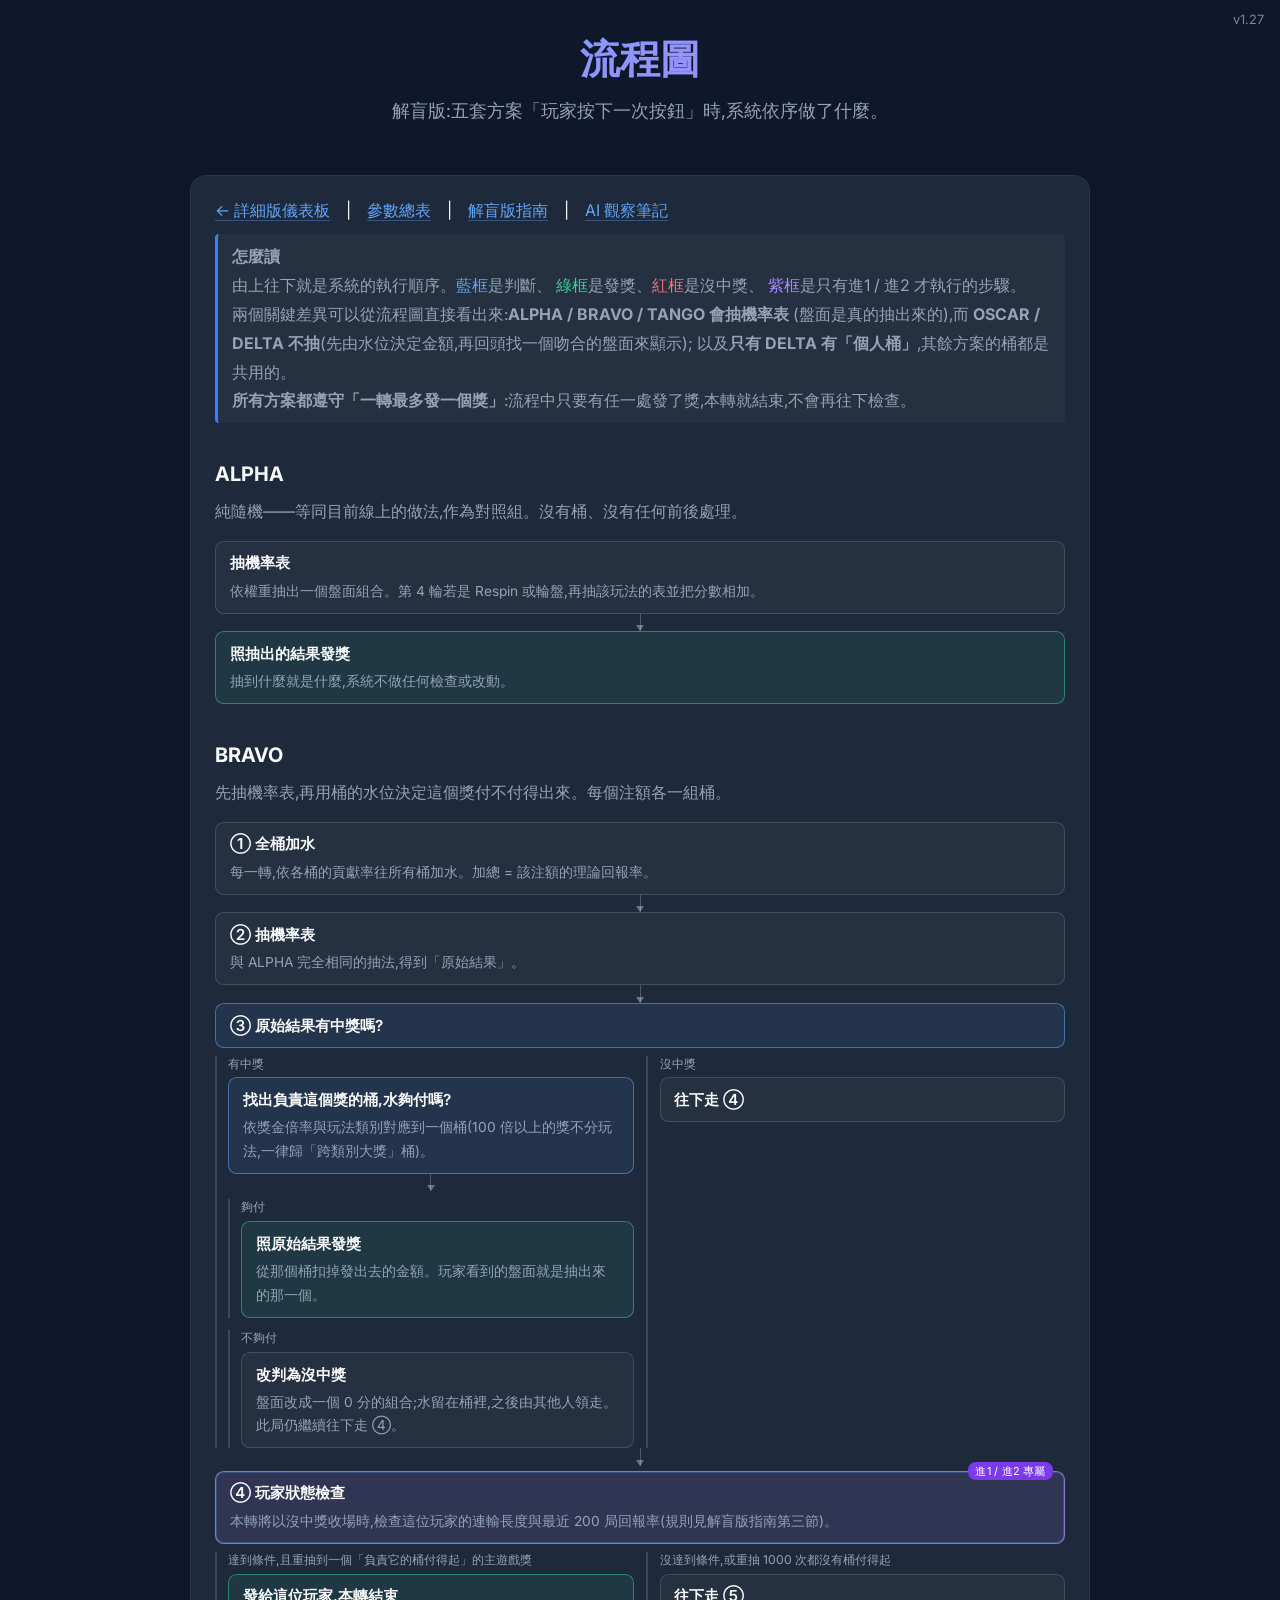
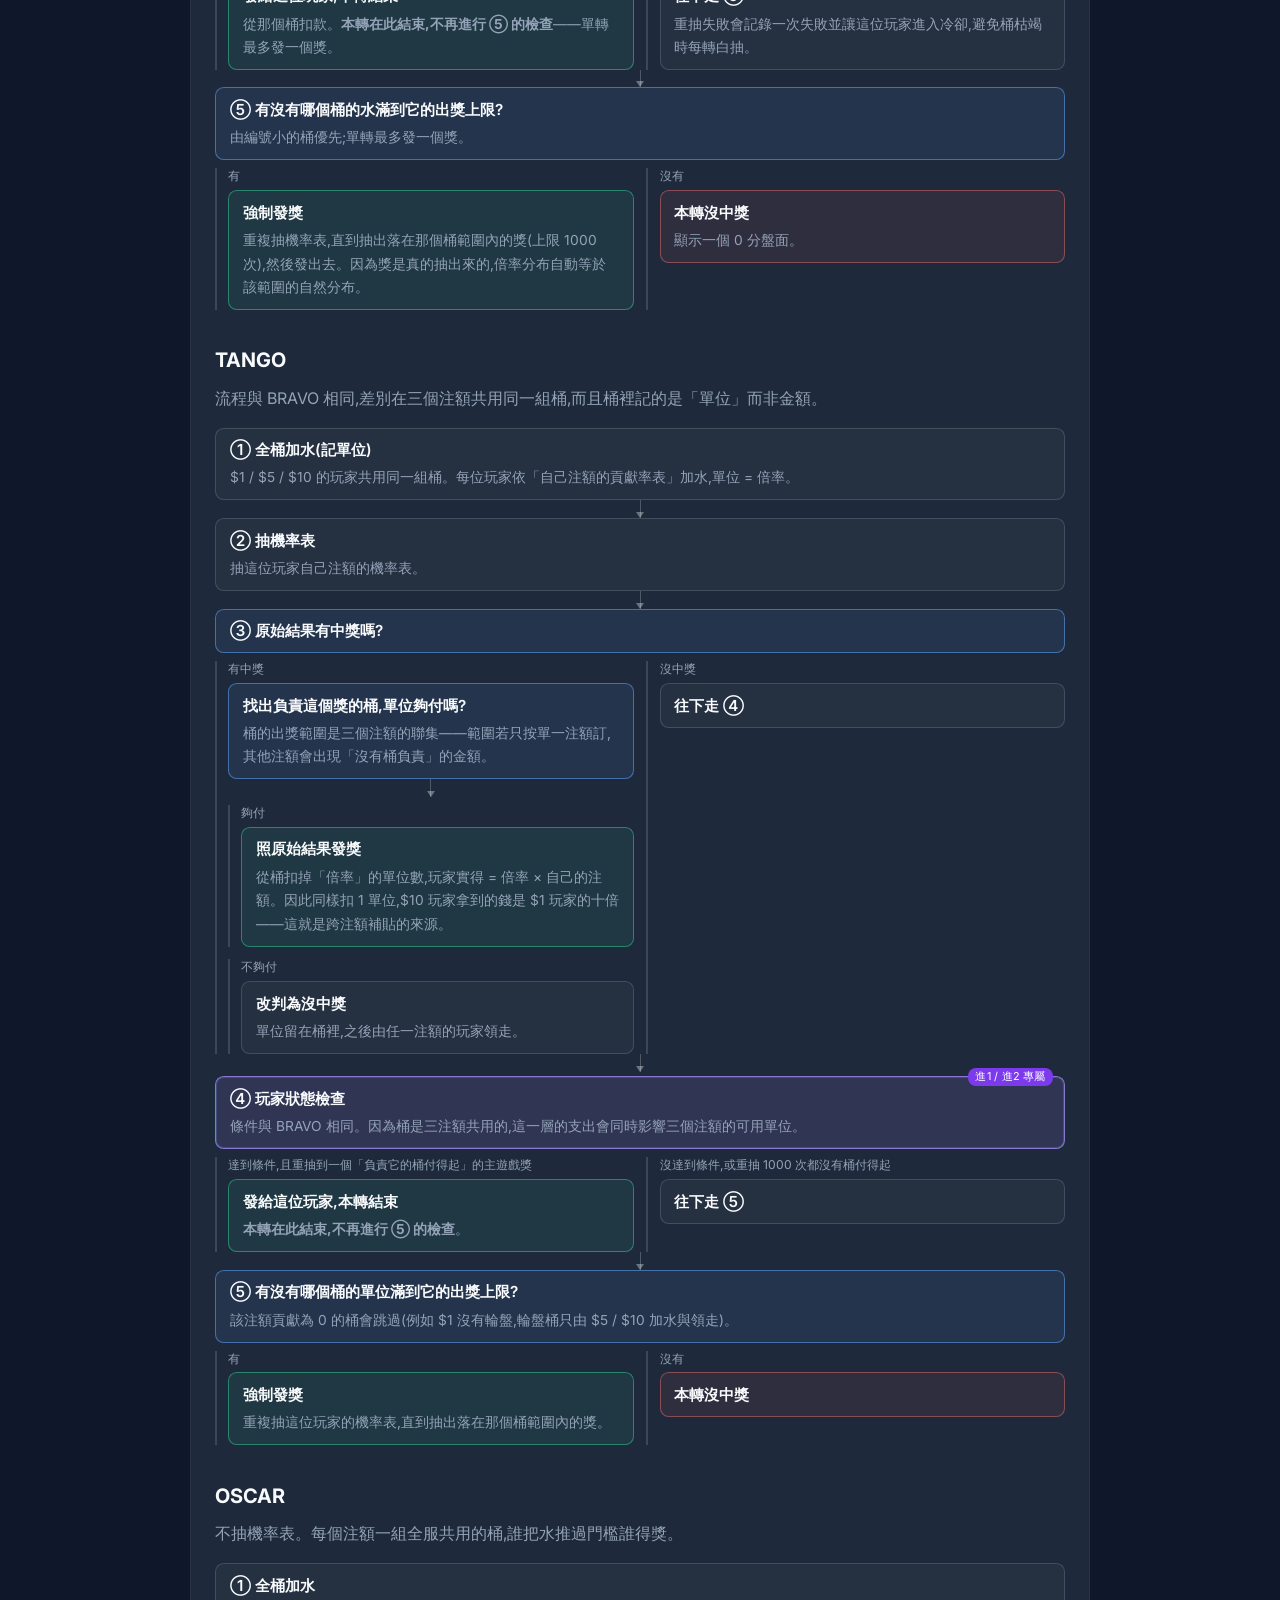
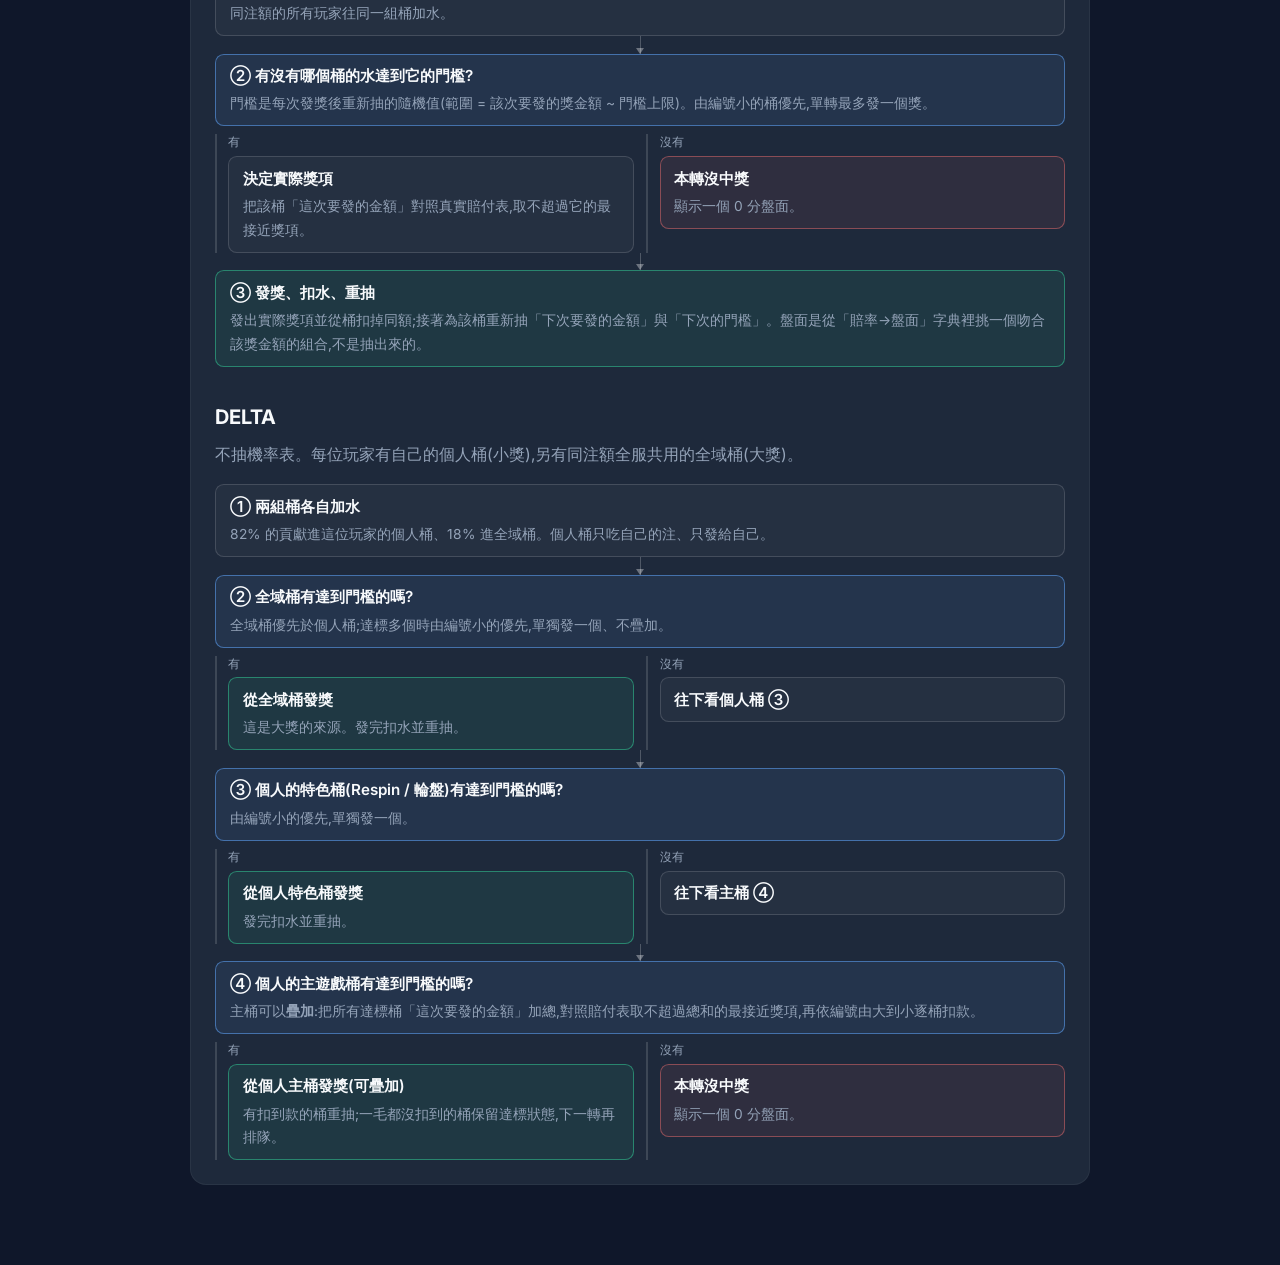
<file: web/flow.html>
<!DOCTYPE html>
<html lang="zh-TW">
<head>
    <meta charset="UTF-8">
    <meta name="viewport" content="width=device-width, initial-scale=1.0">
    <title>流程圖 — Detail</title>
    <link href="https://fonts.googleapis.com/css2?family=Inter:wght@400;600;800&display=swap" rel="stylesheet">
    <link rel="stylesheet" href="style.css">
    <style>
        .guide { max-width: 900px; margin: 0 auto; }
        .guide h2 { margin: 2.4rem 0 .3rem; font-size: 1.25rem; border-bottom: 1px solid var(--border); padding-bottom: .3rem; }
        .guide .tagline { color: var(--text-secondary); line-height: 1.75; margin: .4rem 0 1rem; }
        .guide p, .guide li { line-height: 1.8; color: var(--text-secondary); }
        .guide .note { border-left: 3px solid var(--accent); padding: .5rem .9rem; margin: .8rem 0 1.4rem;
                       background: rgba(255,255,255,.03); border-radius: 4px; }

        .flow { display: flex; flex-direction: column; align-items: stretch; }
        .node { border: 1px solid rgba(255,255,255,.14); border-radius: .55rem;
                padding: .6rem .85rem; background: rgba(255,255,255,.035); position: relative; }
        .nt { color: var(--text-primary); font-weight: 600; font-size: .95rem; line-height: 1.55; }
        .nd { color: var(--text-secondary); font-size: .86rem; line-height: 1.7; margin-top: .3rem; }
        .badge { position: absolute; top: -.62rem; right: .7rem; font-size: .68rem; letter-spacing: .02em;
                 background: #7c3aed; color: #fff; padding: .1rem .45rem; border-radius: .5rem; }

        .n-dec { border-color: rgba(96,165,250,.55); background: rgba(96,165,250,.09); }
        .n-pay { border-color: rgba(52,211,153,.5); background: rgba(52,211,153,.09); }
        .n-no  { border-color: rgba(248,113,113,.45); background: rgba(248,113,113,.08); }
        .n-plus { border-color: rgba(167,139,250,.6); background: rgba(167,139,250,.1); margin-top: .3rem; }
        .n-plusdec { border-color: rgba(167,139,250,.75); background: rgba(167,139,250,.13); margin-top: .3rem;
                     box-shadow: inset 0 0 0 1px rgba(96,165,250,.25); }

        .arrow { width: 1px; height: 1.1rem; background: rgba(255,255,255,.22); margin: 0 auto;
                 position: relative; }
        .arrow::after { content: ''; position: absolute; bottom: 0; left: 50%; transform: translateX(-50%);
                        border-left: 4px solid transparent; border-right: 4px solid transparent;
                        border-top: 6px solid rgba(255,255,255,.35); }

        .branches { display: flex; gap: .8rem; margin-top: .5rem; flex-wrap: wrap; }
        .branch { flex: 1 1 260px; border-left: 2px solid rgba(255,255,255,.14); padding-left: .7rem; }
        .blabel { font-size: .76rem; color: var(--text-secondary); margin-bottom: .3rem; }
        .branch .branches { margin-left: 0; }

        @media (max-width: 640px) { .branches { flex-direction: column; } }
    </style>
</head>
<body>
    <div class="container guide">
        <header>
            <h1>流程圖</h1>
            <p>解盲版:五套方案「玩家按下一次按鈕」時,系統依序做了什麼。</p>
        </header>

        <div class="chart-container">
            <a href="detail.html">← 詳細版儀表板</a>　|　<a href="params.html">參數總表</a>　|　<a href="guide-detail.html">解盲版指南</a>　|　<a href="notes.html">AI 觀察筆記</a>

            <p class="note"><strong>怎麼讀</strong><br>
            由上往下就是系統的執行順序。<span style="color:#60a5fa">藍框</span>是判斷、
            <span style="color:#34d399">綠框</span>是發獎、<span style="color:#f87171">紅框</span>是沒中獎、
            <span style="color:#a78bfa">紫框</span>是只有進1 / 進2 才執行的步驟。<br>
            兩個關鍵差異可以從流程圖直接看出來:<strong>ALPHA / BRAVO / TANGO 會抽機率表</strong>
            (盤面是真的抽出來的),而 <strong>OSCAR / DELTA 不抽</strong>(先由水位決定金額,再回頭找一個吻合的盤面來顯示);
            以及<strong>只有 DELTA 有「個人桶」</strong>,其餘方案的桶都是共用的。<br>
            <strong>所有方案都遵守「一轉最多發一個獎」</strong>:流程中只要有任一處發了獎,本轉就結束,不會再往下檢查。</p>

            <h2>ALPHA</h2>
<p class="tagline">純隨機——等同目前線上的做法,作為對照組。沒有桶、沒有任何前後處理。</p>
<div class="flow">
<div class="node n-step"><div class="nt">抽機率表</div><div class="nd">依權重抽出一個盤面組合。第 4 輪若是 Respin 或輪盤,再抽該玩法的表並把分數相加。</div></div>
<div class="arrow"></div>
<div class="node n-pay"><div class="nt">照抽出的結果發獎</div><div class="nd">抽到什麼就是什麼,系統不做任何檢查或改動。</div></div>
</div>
<h2>BRAVO</h2>
<p class="tagline">先抽機率表,再用桶的水位決定這個獎付不付得出來。每個注額各一組桶。</p>
<div class="flow">
<div class="node n-step"><div class="nt">① 全桶加水</div><div class="nd">每一轉,依各桶的貢獻率往所有桶加水。加總 = 該注額的理論回報率。</div></div>
<div class="arrow"></div>
<div class="node n-step"><div class="nt">② 抽機率表</div><div class="nd">與 ALPHA 完全相同的抽法,得到「原始結果」。</div></div>
<div class="arrow"></div>
<div class="node n-dec"><div class="nt">③ 原始結果有中獎嗎?</div></div>
<div class="branches"><div class="branch"><div class="blabel">有中獎</div><div class="node n-dec"><div class="nt">找出負責這個獎的桶,水夠付嗎?</div><div class="nd">依獎金倍率與玩法類別對應到一個桶(100 倍以上的獎不分玩法,一律歸「跨類別大獎」桶)。</div></div><div class="arrow"></div><div class="branches"><div class="branch"><div class="blabel">夠付</div><div class="node n-pay"><div class="nt">照原始結果發獎</div><div class="nd">從那個桶扣掉發出去的金額。玩家看到的盤面就是抽出來的那一個。</div></div></div><div class="branch"><div class="blabel">不夠付</div><div class="node n-step"><div class="nt">改判為沒中獎</div><div class="nd">盤面改成一個 0 分的組合;水留在桶裡,之後由其他人領走。此局仍繼續往下走 ④。</div></div></div></div></div><div class="branch"><div class="blabel">沒中獎</div><div class="node n-step"><div class="nt">往下走 ④</div></div></div></div>
<div class="arrow"></div>
<div class="node n-plusdec"><span class="badge">進1 / 進2 專屬</span><div class="nt">④ 玩家狀態檢查</div><div class="nd">本轉將以沒中獎收場時,檢查這位玩家的連輸長度與最近 200 局回報率(規則見解盲版指南第三節)。</div></div>
<div class="branches"><div class="branch"><div class="blabel">達到條件,且重抽到一個「負責它的桶付得起」的主遊戲獎</div><div class="node n-pay"><div class="nt">發給這位玩家,本轉結束</div><div class="nd">從那個桶扣款。<strong>本轉在此結束,不再進行 ⑤ 的檢查</strong>——單轉最多發一個獎。</div></div></div><div class="branch"><div class="blabel">沒達到條件,或重抽 1000 次都沒有桶付得起</div><div class="node n-step"><div class="nt">往下走 ⑤</div><div class="nd">重抽失敗會記錄一次失敗並讓這位玩家進入冷卻,避免桶枯竭時每轉白抽。</div></div></div></div>
<div class="arrow"></div>
<div class="node n-dec"><div class="nt">⑤ 有沒有哪個桶的水滿到它的出獎上限?</div><div class="nd">由編號小的桶優先;單轉最多發一個獎。</div></div>
<div class="branches"><div class="branch"><div class="blabel">有</div><div class="node n-pay"><div class="nt">強制發獎</div><div class="nd">重複抽機率表,直到抽出落在那個桶範圍內的獎(上限 1000 次),然後發出去。因為獎是真的抽出來的,倍率分布自動等於該範圍的自然分布。</div></div></div><div class="branch"><div class="blabel">沒有</div><div class="node n-no"><div class="nt">本轉沒中獎</div><div class="nd">顯示一個 0 分盤面。</div></div></div></div>
</div>
<h2>TANGO</h2>
<p class="tagline">流程與 BRAVO 相同,差別在三個注額共用同一組桶,而且桶裡記的是「單位」而非金額。</p>
<div class="flow">
<div class="node n-step"><div class="nt">① 全桶加水(記單位)</div><div class="nd">$1 / $5 / $10 的玩家共用同一組桶。每位玩家依「自己注額的貢獻率表」加水,單位 = 倍率。</div></div>
<div class="arrow"></div>
<div class="node n-step"><div class="nt">② 抽機率表</div><div class="nd">抽這位玩家自己注額的機率表。</div></div>
<div class="arrow"></div>
<div class="node n-dec"><div class="nt">③ 原始結果有中獎嗎?</div></div>
<div class="branches"><div class="branch"><div class="blabel">有中獎</div><div class="node n-dec"><div class="nt">找出負責這個獎的桶,單位夠付嗎?</div><div class="nd">桶的出獎範圍是三個注額的聯集——範圍若只按單一注額訂,其他注額會出現「沒有桶負責」的金額。</div></div><div class="arrow"></div><div class="branches"><div class="branch"><div class="blabel">夠付</div><div class="node n-pay"><div class="nt">照原始結果發獎</div><div class="nd">從桶扣掉「倍率」的單位數,玩家實得 = 倍率 × 自己的注額。因此同樣扣 1 單位,$10 玩家拿到的錢是 $1 玩家的十倍——這就是跨注額補貼的來源。</div></div></div><div class="branch"><div class="blabel">不夠付</div><div class="node n-step"><div class="nt">改判為沒中獎</div><div class="nd">單位留在桶裡,之後由任一注額的玩家領走。</div></div></div></div></div><div class="branch"><div class="blabel">沒中獎</div><div class="node n-step"><div class="nt">往下走 ④</div></div></div></div>
<div class="arrow"></div>
<div class="node n-plusdec"><span class="badge">進1 / 進2 專屬</span><div class="nt">④ 玩家狀態檢查</div><div class="nd">條件與 BRAVO 相同。因為桶是三注額共用的,這一層的支出會同時影響三個注額的可用單位。</div></div>
<div class="branches"><div class="branch"><div class="blabel">達到條件,且重抽到一個「負責它的桶付得起」的主遊戲獎</div><div class="node n-pay"><div class="nt">發給這位玩家,本轉結束</div><div class="nd"><strong>本轉在此結束,不再進行 ⑤ 的檢查</strong>。</div></div></div><div class="branch"><div class="blabel">沒達到條件,或重抽 1000 次都沒有桶付得起</div><div class="node n-step"><div class="nt">往下走 ⑤</div></div></div></div>
<div class="arrow"></div>
<div class="node n-dec"><div class="nt">⑤ 有沒有哪個桶的單位滿到它的出獎上限?</div><div class="nd">該注額貢獻為 0 的桶會跳過(例如 $1 沒有輪盤,輪盤桶只由 $5 / $10 加水與領走)。</div></div>
<div class="branches"><div class="branch"><div class="blabel">有</div><div class="node n-pay"><div class="nt">強制發獎</div><div class="nd">重複抽這位玩家的機率表,直到抽出落在那個桶範圍內的獎。</div></div></div><div class="branch"><div class="blabel">沒有</div><div class="node n-no"><div class="nt">本轉沒中獎</div></div></div></div>
</div>
<h2>OSCAR</h2>
<p class="tagline">不抽機率表。每個注額一組全服共用的桶,誰把水推過門檻誰得獎。</p>
<div class="flow">
<div class="node n-step"><div class="nt">① 全桶加水</div><div class="nd">同注額的所有玩家往同一組桶加水。</div></div>
<div class="arrow"></div>
<div class="node n-dec"><div class="nt">② 有沒有哪個桶的水達到它的門檻?</div><div class="nd">門檻是每次發獎後重新抽的隨機值(範圍 = 該次要發的獎金額 ~ 門檻上限)。由編號小的桶優先,單轉最多發一個獎。</div></div>
<div class="branches"><div class="branch"><div class="blabel">有</div><div class="node n-step"><div class="nt">決定實際獎項</div><div class="nd">把該桶「這次要發的金額」對照真實賠付表,取不超過它的最接近獎項。</div></div></div><div class="branch"><div class="blabel">沒有</div><div class="node n-no"><div class="nt">本轉沒中獎</div><div class="nd">顯示一個 0 分盤面。</div></div></div></div>
<div class="arrow"></div>
<div class="node n-pay"><div class="nt">③ 發獎、扣水、重抽</div><div class="nd">發出實際獎項並從桶扣掉同額;接著為該桶重新抽「下次要發的金額」與「下次的門檻」。盤面是從「賠率→盤面」字典裡挑一個吻合該獎金額的組合,不是抽出來的。</div></div>
</div>
<h2>DELTA</h2>
<p class="tagline">不抽機率表。每位玩家有自己的個人桶(小獎),另有同注額全服共用的全域桶(大獎)。</p>
<div class="flow">
<div class="node n-step"><div class="nt">① 兩組桶各自加水</div><div class="nd">82% 的貢獻進這位玩家的個人桶、18% 進全域桶。個人桶只吃自己的注、只發給自己。</div></div>
<div class="arrow"></div>
<div class="node n-dec"><div class="nt">② 全域桶有達到門檻的嗎?</div><div class="nd">全域桶優先於個人桶;達標多個時由編號小的優先,單獨發一個、不疊加。</div></div>
<div class="branches"><div class="branch"><div class="blabel">有</div><div class="node n-pay"><div class="nt">從全域桶發獎</div><div class="nd">這是大獎的來源。發完扣水並重抽。</div></div></div><div class="branch"><div class="blabel">沒有</div><div class="node n-step"><div class="nt">往下看個人桶 ③</div></div></div></div>
<div class="arrow"></div>
<div class="node n-dec"><div class="nt">③ 個人的特色桶(Respin / 輪盤)有達到門檻的嗎?</div><div class="nd">由編號小的優先,單獨發一個。</div></div>
<div class="branches"><div class="branch"><div class="blabel">有</div><div class="node n-pay"><div class="nt">從個人特色桶發獎</div><div class="nd">發完扣水並重抽。</div></div></div><div class="branch"><div class="blabel">沒有</div><div class="node n-step"><div class="nt">往下看主桶 ④</div></div></div></div>
<div class="arrow"></div>
<div class="node n-dec"><div class="nt">④ 個人的主遊戲桶有達到門檻的嗎?</div><div class="nd">主桶可以<strong>疊加</strong>:把所有達標桶「這次要發的金額」加總,對照賠付表取不超過總和的最接近獎項,再依編號由大到小逐桶扣款。</div></div>
<div class="branches"><div class="branch"><div class="blabel">有</div><div class="node n-pay"><div class="nt">從個人主桶發獎(可疊加)</div><div class="nd">有扣到款的桶重抽;一毛都沒扣到的桶保留達標狀態,下一轉再排隊。</div></div></div><div class="branch"><div class="blabel">沒有</div><div class="node n-no"><div class="nt">本轉沒中獎</div><div class="nd">顯示一個 0 分盤面。</div></div></div></div>
</div>
        </div>
    </div>
    <script src="version.js"></script>
</body>
</html>
</file>
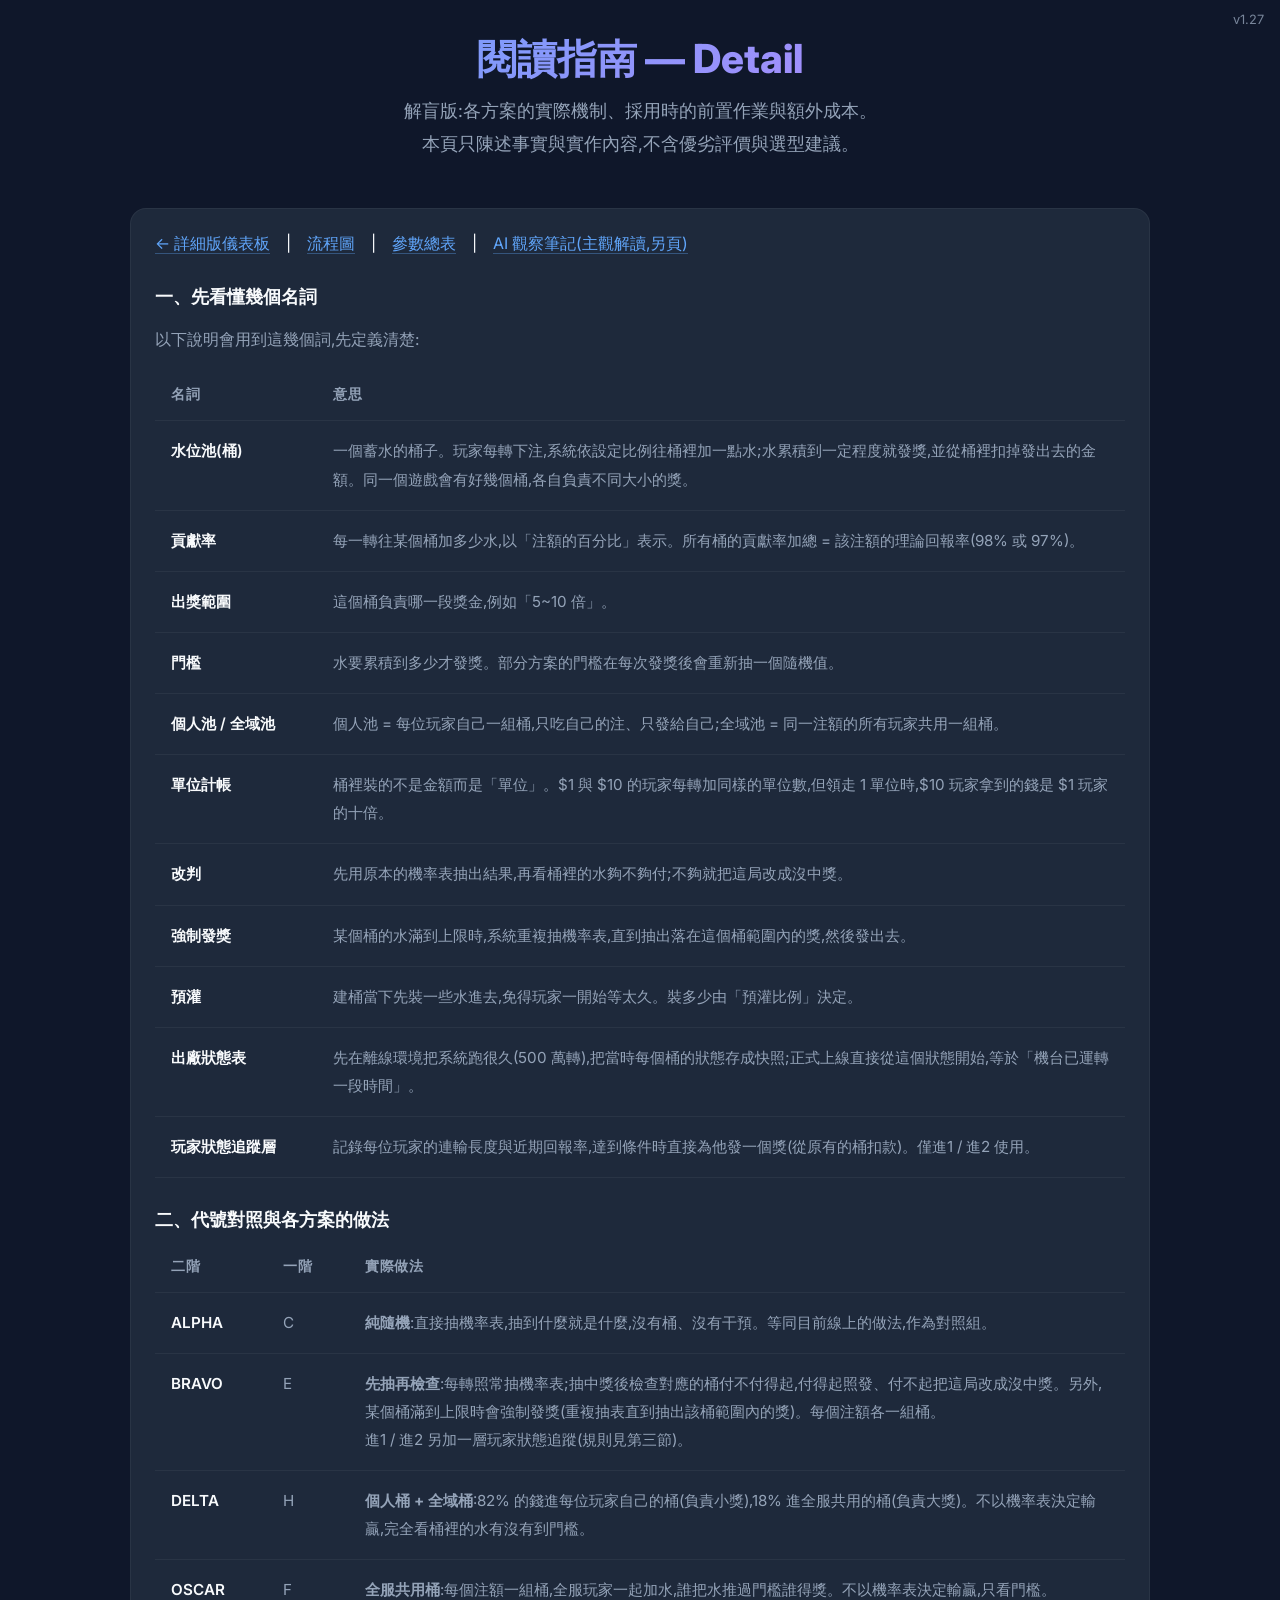
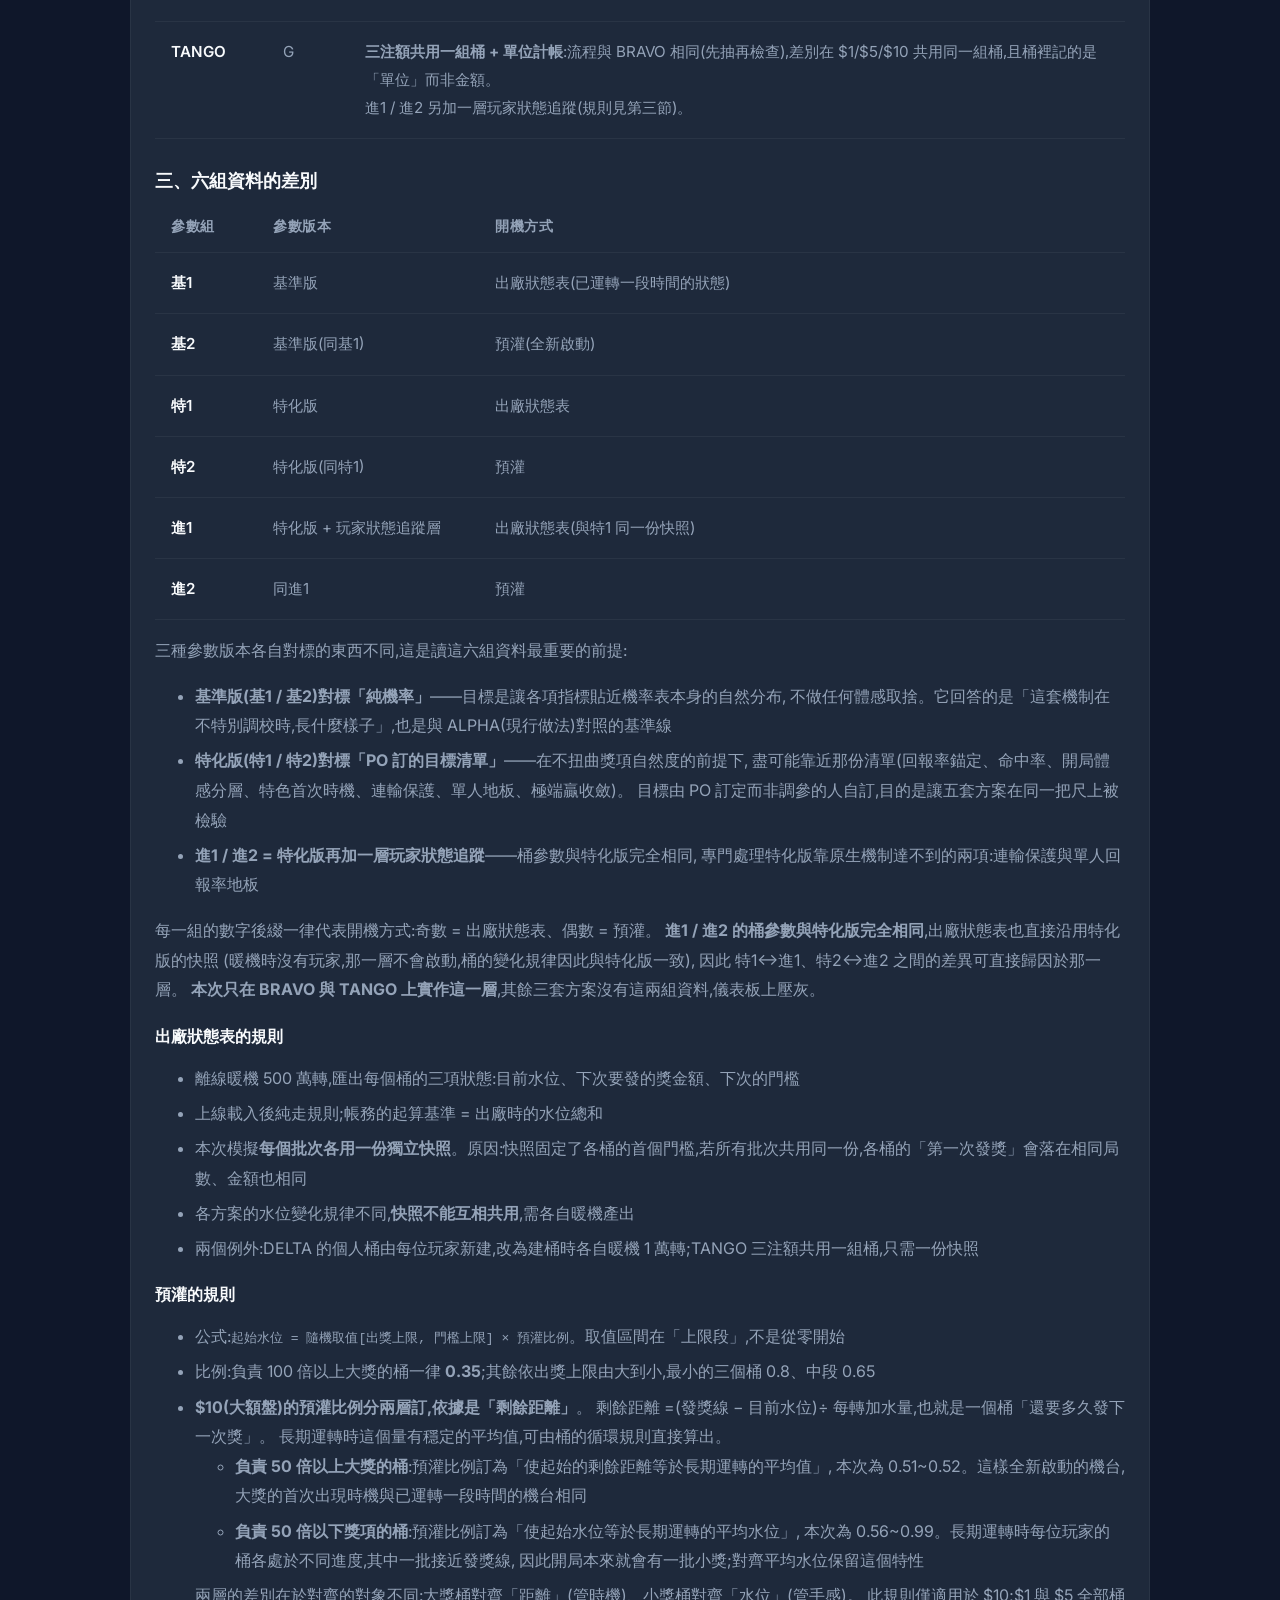
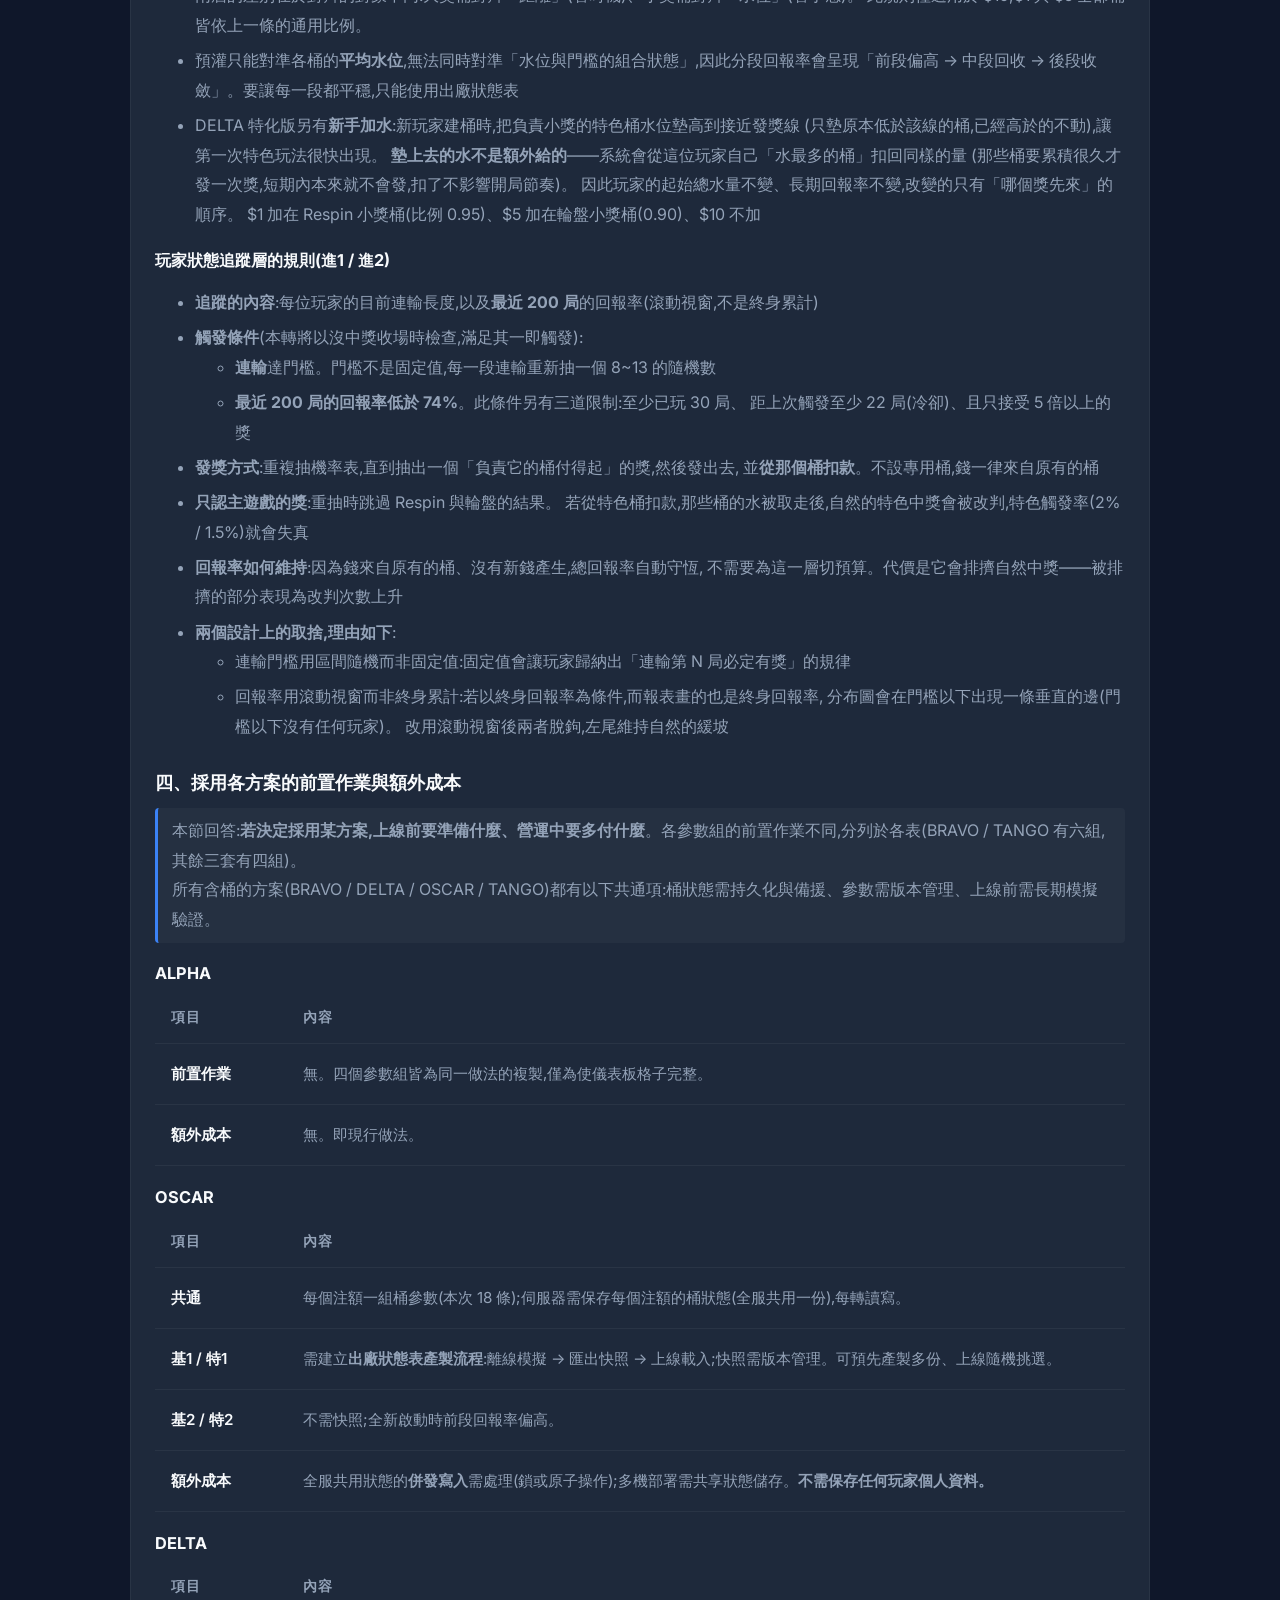
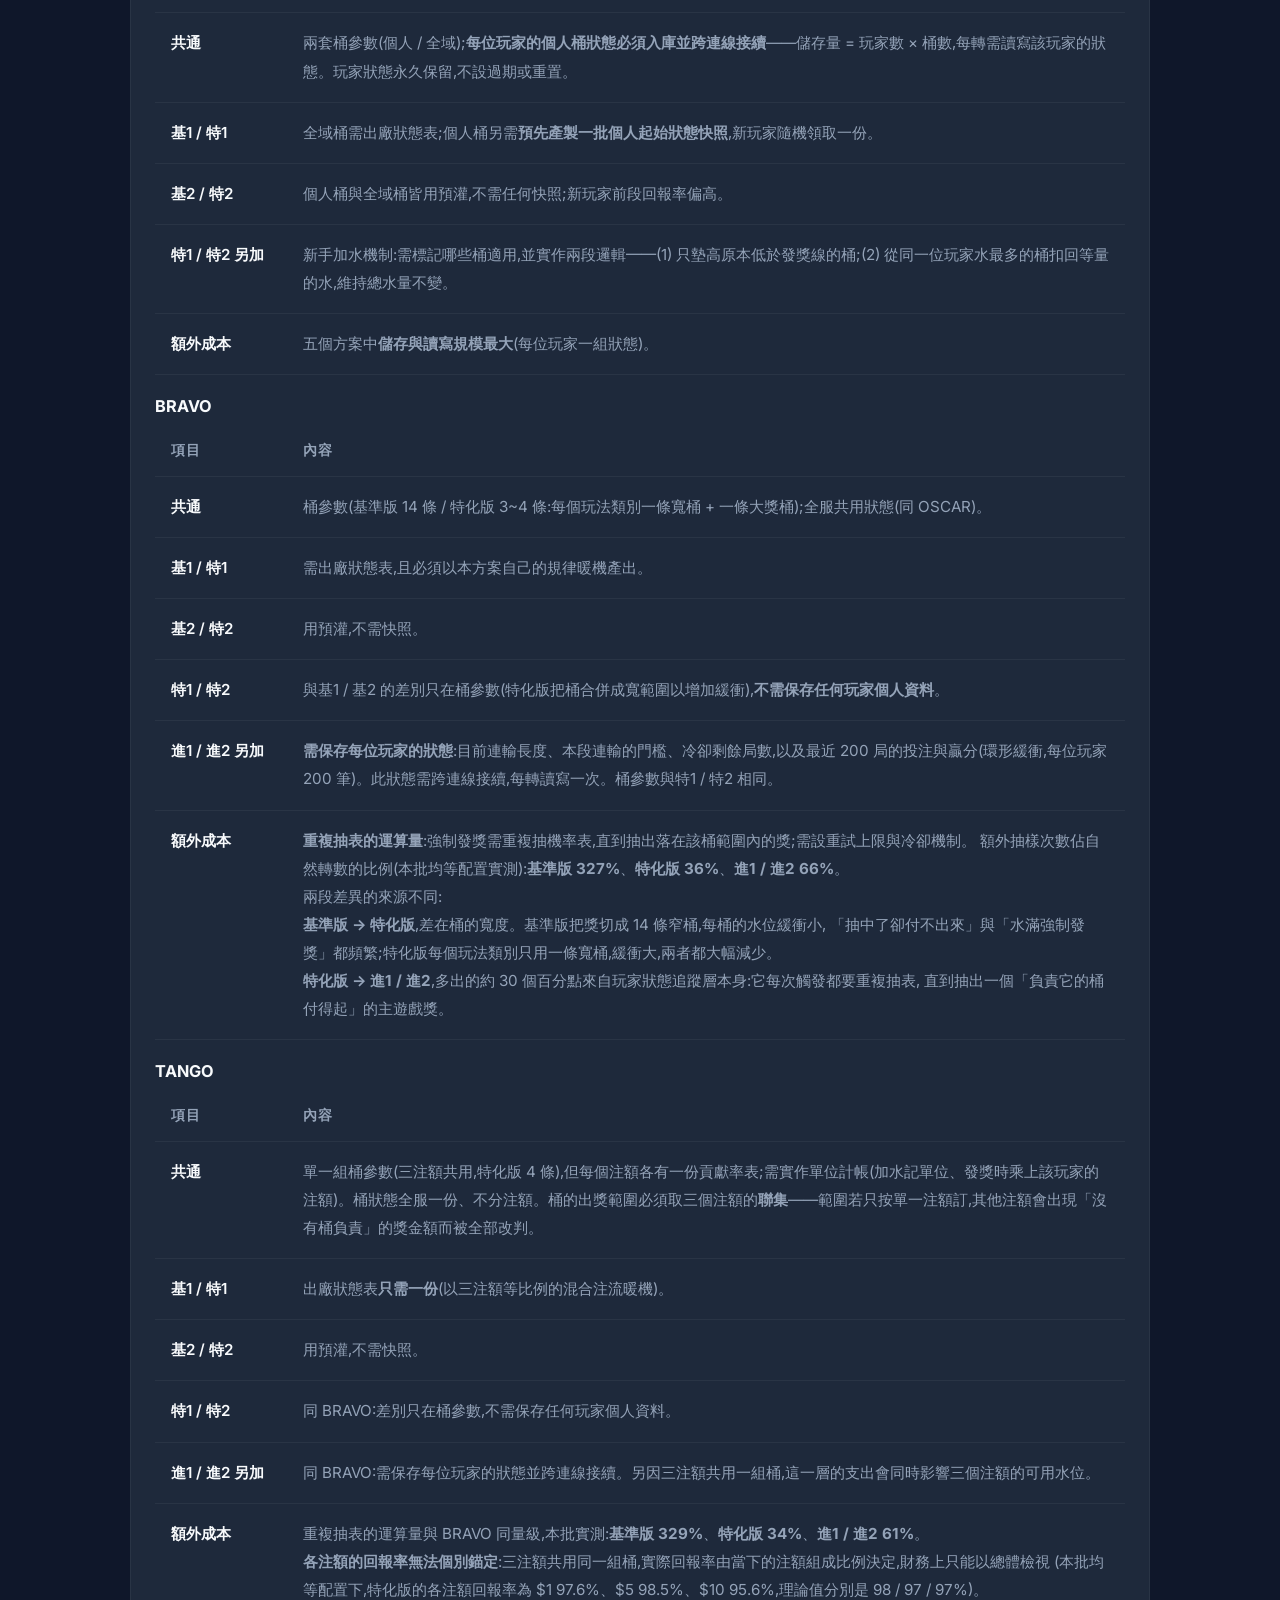
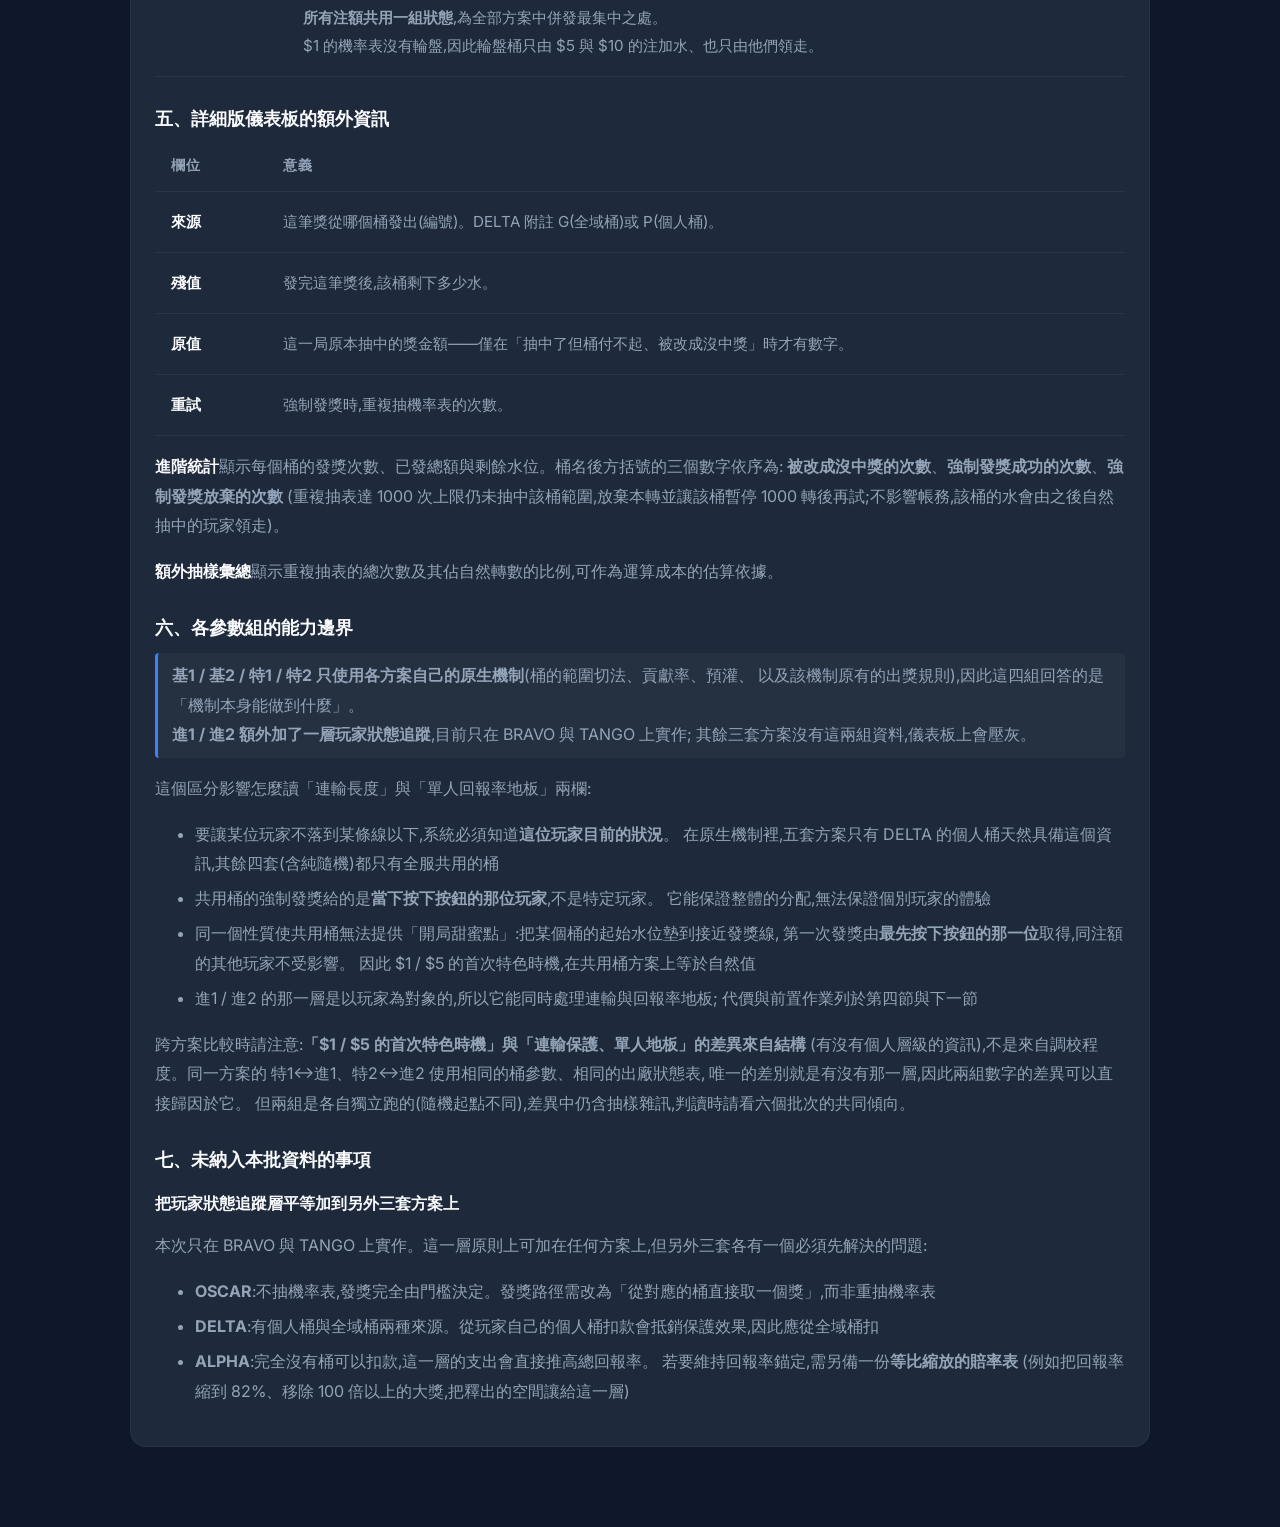
<file: web/guide-detail.html>
<!DOCTYPE html>
<html lang="zh-TW">
<head>
    <meta charset="UTF-8">
    <meta name="viewport" content="width=device-width, initial-scale=1.0">
    <title>閱讀指南 — Detail</title>
    <link href="https://fonts.googleapis.com/css2?family=Inter:wght@400;600;800&display=swap" rel="stylesheet">
    <link rel="stylesheet" href="style.css">
    <style>
        .guide { max-width: 1020px; margin: 0 auto; }
        .guide h2 { margin: 1.8rem 0 .6rem; font-size: 1.15rem; }
        .guide h3 { margin: 1.3rem 0 .4rem; font-size: 1.02rem; }
        .guide p, .guide li, .guide td { line-height: 1.85; color: var(--text-secondary); }
        .guide li { margin-bottom: .35rem; }
        .guide table { width: 100%; margin: .6rem 0; }
        .guide th, .guide td { text-align: left; vertical-align: top; }
        .guide th { white-space: nowrap; }
        .guide .key { color: var(--text-primary); font-weight: 600; }
        .guide .note { border-left: 3px solid var(--accent); padding: .5rem .9rem; margin: .8rem 0;
                       background: rgba(255,255,255,.03); border-radius: 4px; }
    </style>
</head>
<body>
    <div class="container guide">
        <header>
            <h1>閱讀指南 — Detail</h1>
            <p>解盲版:各方案的實際機制、採用時的前置作業與額外成本。<br>
            本頁只陳述事實與實作內容,不含優劣評價與選型建議。</p>
        </header>

        <div class="chart-container">
            <a href="detail.html">← 詳細版儀表板</a>　|　<a href="flow.html">流程圖</a>　|　<a href="params.html">參數總表</a>　|　<a href="notes.html">AI 觀察筆記(主觀解讀,另頁)</a>

            <h2>一、先看懂幾個名詞</h2>
            <p>以下說明會用到這幾個詞,先定義清楚:</p>
            <table>
                <thead><tr><th style="width:130px">名詞</th><th>意思</th></tr></thead>
                <tbody>
                    <tr><td class="key">水位池(桶)</td><td>一個蓄水的桶子。玩家每轉下注,系統依設定比例往桶裡加一點水;水累積到一定程度就發獎,並從桶裡扣掉發出去的金額。同一個遊戲會有好幾個桶,各自負責不同大小的獎。</td></tr>
                    <tr><td class="key">貢獻率</td><td>每一轉往某個桶加多少水,以「注額的百分比」表示。所有桶的貢獻率加總 = 該注額的理論回報率(98% 或 97%)。</td></tr>
                    <tr><td class="key">出獎範圍</td><td>這個桶負責哪一段獎金,例如「5~10 倍」。</td></tr>
                    <tr><td class="key">門檻</td><td>水要累積到多少才發獎。部分方案的門檻在每次發獎後會重新抽一個隨機值。</td></tr>
                    <tr><td class="key">個人池 / 全域池</td><td>個人池 = 每位玩家自己一組桶,只吃自己的注、只發給自己;全域池 = 同一注額的所有玩家共用一組桶。</td></tr>
                    <tr><td class="key">單位計帳</td><td>桶裡裝的不是金額而是「單位」。$1 與 $10 的玩家每轉加同樣的單位數,但領走 1 單位時,$10 玩家拿到的錢是 $1 玩家的十倍。</td></tr>
                    <tr><td class="key">改判</td><td>先用原本的機率表抽出結果,再看桶裡的水夠不夠付;不夠就把這局改成沒中獎。</td></tr>
                    <tr><td class="key">強制發獎</td><td>某個桶的水滿到上限時,系統重複抽機率表,直到抽出落在這個桶範圍內的獎,然後發出去。</td></tr>
                    <tr><td class="key">預灌</td><td>建桶當下先裝一些水進去,免得玩家一開始等太久。裝多少由「預灌比例」決定。</td></tr>
                    <tr><td class="key">出廠狀態表</td><td>先在離線環境把系統跑很久(500 萬轉),把當時每個桶的狀態存成快照;正式上線直接從這個狀態開始,等於「機台已運轉一段時間」。</td></tr>
                    <tr><td class="key">玩家狀態追蹤層</td><td>記錄每位玩家的連輸長度與近期回報率,達到條件時直接為他發一個獎(從原有的桶扣款)。僅進1 / 進2 使用。</td></tr>
                </tbody>
            </table>

            <h2>二、代號對照與各方案的做法</h2>
            <table>
                <thead><tr><th style="width:80px">二階</th><th style="width:50px">一階</th><th>實際做法</th></tr></thead>
                <tbody>
                    <tr><td class="key">ALPHA</td><td>C</td><td><strong>純隨機</strong>:直接抽機率表,抽到什麼就是什麼,沒有桶、沒有干預。等同目前線上的做法,作為對照組。</td></tr>
                    <tr><td class="key">BRAVO</td><td>E</td><td><strong>先抽再檢查</strong>:每轉照常抽機率表;抽中獎後檢查對應的桶付不付得起,付得起照發、付不起把這局改成沒中獎。另外,某個桶滿到上限時會強制發獎(重複抽表直到抽出該桶範圍內的獎)。每個注額各一組桶。<br>
                    進1 / 進2 另加一層玩家狀態追蹤(規則見第三節)。</td></tr>
                    <tr><td class="key">DELTA</td><td>H</td><td><strong>個人桶 + 全域桶</strong>:82% 的錢進每位玩家自己的桶(負責小獎),18% 進全服共用的桶(負責大獎)。不以機率表決定輸贏,完全看桶裡的水有沒有到門檻。</td></tr>
                    <tr><td class="key">OSCAR</td><td>F</td><td><strong>全服共用桶</strong>:每個注額一組桶,全服玩家一起加水,誰把水推過門檻誰得獎。不以機率表決定輸贏,只看門檻。</td></tr>
                    <tr><td class="key">TANGO</td><td>G</td><td><strong>三注額共用一組桶 + 單位計帳</strong>:流程與 BRAVO 相同(先抽再檢查),差別在 $1/$5/$10 共用同一組桶,且桶裡記的是「單位」而非金額。<br>
                    進1 / 進2 另加一層玩家狀態追蹤(規則見第三節)。</td></tr>
                </tbody>
            </table>

            <h2>三、六組資料的差別</h2>
            <table>
                <thead><tr><th style="width:70px">參數組</th><th style="width:190px">參數版本</th><th>開機方式</th></tr></thead>
                <tbody>
                    <tr><td class="key">基1</td><td>基準版</td><td>出廠狀態表(已運轉一段時間的狀態)</td></tr>
                    <tr><td class="key">基2</td><td>基準版(同基1)</td><td>預灌(全新啟動)</td></tr>
                    <tr><td class="key">特1</td><td>特化版</td><td>出廠狀態表</td></tr>
                    <tr><td class="key">特2</td><td>特化版(同特1)</td><td>預灌</td></tr>
                    <tr><td class="key">進1</td><td>特化版 + 玩家狀態追蹤層</td><td>出廠狀態表(與特1 同一份快照)</td></tr>
                    <tr><td class="key">進2</td><td>同進1</td><td>預灌</td></tr>
                </tbody>
            </table>
            <p>三種參數版本各自對標的東西不同,這是讀這六組資料最重要的前提:</p>
            <ul>
                <li><strong>基準版(基1 / 基2)對標「純機率」</strong>——目標是讓各項指標貼近機率表本身的自然分布,
                    不做任何體感取捨。它回答的是「這套機制在不特別調校時,長什麼樣子」,也是與 ALPHA(現行做法)對照的基準線</li>
                <li><strong>特化版(特1 / 特2)對標「PO 訂的目標清單」</strong>——在不扭曲獎項自然度的前提下,
                    盡可能靠近那份清單(回報率錨定、命中率、開局體感分層、特色首次時機、連輸保護、單人地板、極端贏收斂)。
                    目標由 PO 訂定而非調參的人自訂,目的是讓五套方案在同一把尺上被檢驗</li>
                <li><strong>進1 / 進2 = 特化版再加一層玩家狀態追蹤</strong>——桶參數與特化版完全相同,
                    專門處理特化版靠原生機制達不到的兩項:連輸保護與單人回報率地板</li>
            </ul>
            <p>每一組的數字後綴一律代表開機方式:奇數 = 出廠狀態表、偶數 = 預灌。
            <strong>進1 / 進2 的桶參數與特化版完全相同</strong>,出廠狀態表也直接沿用特化版的快照
            (暖機時沒有玩家,那一層不會啟動,桶的變化規律因此與特化版一致),
            因此 特1↔進1、特2↔進2 之間的差異可直接歸因於那一層。
            <strong>本次只在 BRAVO 與 TANGO 上實作這一層</strong>,其餘三套方案沒有這兩組資料,儀表板上壓灰。</p>

            <h3>出廠狀態表的規則</h3>
            <ul>
                <li>離線暖機 500 萬轉,匯出每個桶的三項狀態:目前水位、下次要發的獎金額、下次的門檻</li>
                <li>上線載入後純走規則;帳務的起算基準 = 出廠時的水位總和</li>
                <li>本次模擬<strong>每個批次各用一份獨立快照</strong>。原因:快照固定了各桶的首個門檻,若所有批次共用同一份,各桶的「第一次發獎」會落在相同局數、金額也相同</li>
                <li>各方案的水位變化規律不同,<strong>快照不能互相共用</strong>,需各自暖機產出</li>
                <li>兩個例外:DELTA 的個人桶由每位玩家新建,改為建桶時各自暖機 1 萬轉;TANGO 三注額共用一組桶,只需一份快照</li>
            </ul>

            <h3>預灌的規則</h3>
            <ul>
                <li>公式:<code>起始水位 = 隨機取值[出獎上限, 門檻上限] × 預灌比例</code>。取值區間在「上限段」,不是從零開始</li>
                <li>比例:負責 100 倍以上大獎的桶一律 <strong>0.35</strong>;其餘依出獎上限由大到小,最小的三個桶 0.8、中段 0.65</li>
                <li><strong>$10(大額盤)的預灌比例分兩層訂,依據是「剩餘距離」</strong>。
                    剩餘距離 =(發獎線 − 目前水位)÷ 每轉加水量,也就是一個桶「還要多久發下一次獎」。
                    長期運轉時這個量有穩定的平均值,可由桶的循環規則直接算出。
                    <ul>
                        <li><strong>負責 50 倍以上大獎的桶</strong>:預灌比例訂為「使起始的剩餘距離等於長期運轉的平均值」,
                            本次為 0.51~0.52。這樣全新啟動的機台,大獎的首次出現時機與已運轉一段時間的機台相同</li>
                        <li><strong>負責 50 倍以下獎項的桶</strong>:預灌比例訂為「使起始水位等於長期運轉的平均水位」,
                            本次為 0.56~0.99。長期運轉時每位玩家的桶各處於不同進度,其中一批接近發獎線,
                            因此開局本來就會有一批小獎;對齊平均水位保留這個特性</li>
                    </ul>
                    兩層的差別在於對齊的對象不同:大獎桶對齊「距離」(管時機)、小獎桶對齊「水位」(管手感)。
                    此規則僅適用於 $10;$1 與 $5 全部桶皆依上一條的通用比例。</li>
                <li>預灌只能對準各桶的<strong>平均水位</strong>,無法同時對準「水位與門檻的組合狀態」,因此分段回報率會呈現「前段偏高 → 中段回收 → 後段收斂」。要讓每一段都平穩,只能使用出廠狀態表</li>
                <li>DELTA 特化版另有<strong>新手加水</strong>:新玩家建桶時,把負責小獎的特色桶水位墊高到接近發獎線
                    (只墊原本低於該線的桶,已經高於的不動),讓第一次特色玩法很快出現。
                    <strong>墊上去的水不是額外給的</strong>——系統會從這位玩家自己「水最多的桶」扣回同樣的量
                    (那些桶要累積很久才發一次獎,短期內本來就不會發,扣了不影響開局節奏)。
                    因此玩家的起始總水量不變、長期回報率不變,改變的只有「哪個獎先來」的順序。
                    $1 加在 Respin 小獎桶(比例 0.95)、$5 加在輪盤小獎桶(0.90)、$10 不加</li>
            </ul>

            <h3>玩家狀態追蹤層的規則(進1 / 進2)</h3>
            <ul>
                <li><strong>追蹤的內容</strong>:每位玩家的目前連輸長度,以及<strong>最近 200 局</strong>的回報率(滾動視窗,不是終身累計)</li>
                <li><strong>觸發條件</strong>(本轉將以沒中獎收場時檢查,滿足其一即觸發):
                    <ul>
                        <li><strong>連輸</strong>達門檻。門檻不是固定值,每一段連輸重新抽一個 8~13 的隨機數</li>
                        <li><strong>最近 200 局的回報率低於 74%</strong>。此條件另有三道限制:至少已玩 30 局、
                            距上次觸發至少 22 局(冷卻)、且只接受 5 倍以上的獎</li>
                    </ul></li>
                <li><strong>發獎方式</strong>:重複抽機率表,直到抽出一個「負責它的桶付得起」的獎,然後發出去,
                    並<strong>從那個桶扣款</strong>。不設專用桶,錢一律來自原有的桶</li>
                <li><strong>只認主遊戲的獎</strong>:重抽時跳過 Respin 與輪盤的結果。
                    若從特色桶扣款,那些桶的水被取走後,自然的特色中獎會被改判,特色觸發率(2% / 1.5%)就會失真</li>
                <li><strong>回報率如何維持</strong>:因為錢來自原有的桶、沒有新錢產生,總回報率自動守恆,
                    不需要為這一層切預算。代價是它會排擠自然中獎——被排擠的部分表現為改判次數上升</li>
                <li><strong>兩個設計上的取捨,理由如下</strong>:
                    <ul>
                        <li>連輸門檻用區間隨機而非固定值:固定值會讓玩家歸納出「連輸第 N 局必定有獎」的規律</li>
                        <li>回報率用滾動視窗而非終身累計:若以終身回報率為條件,而報表畫的也是終身回報率,
                            分布圖會在門檻以下出現一條垂直的邊(門檻以下沒有任何玩家)。
                            改用滾動視窗後兩者脫鉤,左尾維持自然的緩坡</li>
                    </ul></li>
            </ul>

            <h2>四、採用各方案的前置作業與額外成本</h2>
            <p class="note">本節回答:<strong>若決定採用某方案,上線前要準備什麼、營運中要多付什麼</strong>。各參數組的前置作業不同,分列於各表(BRAVO / TANGO 有六組,其餘三套有四組)。<br>
            所有含桶的方案(BRAVO / DELTA / OSCAR / TANGO)都有以下共通項:桶狀態需持久化與備援、參數需版本管理、上線前需長期模擬驗證。</p>

            <h3>ALPHA</h3>
            <table>
                <thead><tr><th style="width:100px">項目</th><th>內容</th></tr></thead>
                <tbody>
                    <tr><td class="key">前置作業</td><td>無。四個參數組皆為同一做法的複製,僅為使儀表板格子完整。</td></tr>
                    <tr><td class="key">額外成本</td><td>無。即現行做法。</td></tr>
                </tbody>
            </table>

            <h3>OSCAR</h3>
            <table>
                <thead><tr><th style="width:100px">項目</th><th>內容</th></tr></thead>
                <tbody>
                    <tr><td class="key">共通</td><td>每個注額一組桶參數(本次 18 條);伺服器需保存每個注額的桶狀態(全服共用一份),每轉讀寫。</td></tr>
                    <tr><td class="key">基1 / 特1</td><td>需建立<strong>出廠狀態表產製流程</strong>:離線模擬 → 匯出快照 → 上線載入;快照需版本管理。可預先產製多份、上線隨機挑選。</td></tr>
                    <tr><td class="key">基2 / 特2</td><td>不需快照;全新啟動時前段回報率偏高。</td></tr>
                    <tr><td class="key">額外成本</td><td>全服共用狀態的<strong>併發寫入</strong>需處理(鎖或原子操作);多機部署需共享狀態儲存。<strong>不需保存任何玩家個人資料。</strong></td></tr>
                </tbody>
            </table>

            <h3>DELTA</h3>
            <table>
                <thead><tr><th style="width:100px">項目</th><th>內容</th></tr></thead>
                <tbody>
                    <tr><td class="key">共通</td><td>兩套桶參數(個人 / 全域);<strong>每位玩家的個人桶狀態必須入庫並跨連線接續</strong>——儲存量 = 玩家數 × 桶數,每轉需讀寫該玩家的狀態。玩家狀態永久保留,不設過期或重置。</td></tr>
                    <tr><td class="key">基1 / 特1</td><td>全域桶需出廠狀態表;個人桶另需<strong>預先產製一批個人起始狀態快照</strong>,新玩家隨機領取一份。</td></tr>
                    <tr><td class="key">基2 / 特2</td><td>個人桶與全域桶皆用預灌,不需任何快照;新玩家前段回報率偏高。</td></tr>
                    <tr><td class="key">特1 / 特2 另加</td><td>新手加水機制:需標記哪些桶適用,並實作兩段邏輯——(1) 只墊高原本低於發獎線的桶;(2) 從同一位玩家水最多的桶扣回等量的水,維持總水量不變。</td></tr>
                    <tr><td class="key">額外成本</td><td>五個方案中<strong>儲存與讀寫規模最大</strong>(每位玩家一組狀態)。</td></tr>
                </tbody>
            </table>

            <h3>BRAVO</h3>
            <table>
                <thead><tr><th style="width:100px">項目</th><th>內容</th></tr></thead>
                <tbody>
                    <tr><td class="key">共通</td><td>桶參數(基準版 14 條 / 特化版 3~4 條:每個玩法類別一條寬桶 + 一條大獎桶);全服共用狀態(同 OSCAR)。</td></tr>
                    <tr><td class="key">基1 / 特1</td><td>需出廠狀態表,且必須以本方案自己的規律暖機產出。</td></tr>
                    <tr><td class="key">基2 / 特2</td><td>用預灌,不需快照。</td></tr>
                    <tr><td class="key">特1 / 特2</td><td>與基1 / 基2 的差別只在桶參數(特化版把桶合併成寬範圍以增加緩衝),<strong>不需保存任何玩家個人資料</strong>。</td></tr>
                    <tr><td class="key">進1 / 進2 另加</td><td><strong>需保存每位玩家的狀態</strong>:目前連輸長度、本段連輸的門檻、冷卻剩餘局數,以及最近 200 局的投注與贏分(環形緩衝,每位玩家 200 筆)。此狀態需跨連線接續,每轉讀寫一次。桶參數與特1 / 特2 相同。</td></tr>
                    <tr><td class="key">額外成本</td><td><strong>重複抽表的運算量</strong>:強制發獎需重複抽機率表,直到抽出落在該桶範圍內的獎;需設重試上限與冷卻機制。
                    額外抽樣次數佔自然轉數的比例(本批均等配置實測):<strong>基準版 327%</strong>、<strong>特化版 36%</strong>、<strong>進1 / 進2 66%</strong>。<br>
                    兩段差異的來源不同:<br>
                    <strong>基準版 → 特化版</strong>,差在桶的寬度。基準版把獎切成 14 條窄桶,每桶的水位緩衝小,
                    「抽中了卻付不出來」與「水滿強制發獎」都頻繁;特化版每個玩法類別只用一條寬桶,緩衝大,兩者都大幅減少。<br>
                    <strong>特化版 → 進1 / 進2</strong>,多出的約 30 個百分點來自玩家狀態追蹤層本身:它每次觸發都要重複抽表,
                    直到抽出一個「負責它的桶付得起」的主遊戲獎。</td></tr>
                </tbody>
            </table>

            <h3>TANGO</h3>
            <table>
                <thead><tr><th style="width:100px">項目</th><th>內容</th></tr></thead>
                <tbody>
                    <tr><td class="key">共通</td><td>單一組桶參數(三注額共用,特化版 4 條),但每個注額各有一份貢獻率表;需實作單位計帳(加水記單位、發獎時乘上該玩家的注額)。桶狀態全服一份、不分注額。桶的出獎範圍必須取三個注額的<strong>聯集</strong>——範圍若只按單一注額訂,其他注額會出現「沒有桶負責」的獎金額而被全部改判。</td></tr>
                    <tr><td class="key">基1 / 特1</td><td>出廠狀態表<strong>只需一份</strong>(以三注額等比例的混合注流暖機)。</td></tr>
                    <tr><td class="key">基2 / 特2</td><td>用預灌,不需快照。</td></tr>
                    <tr><td class="key">特1 / 特2</td><td>同 BRAVO:差別只在桶參數,不需保存任何玩家個人資料。</td></tr>
                    <tr><td class="key">進1 / 進2 另加</td><td>同 BRAVO:需保存每位玩家的狀態並跨連線接續。另因三注額共用一組桶,這一層的支出會同時影響三個注額的可用水位。</td></tr>
                    <tr><td class="key">額外成本</td><td>重複抽表的運算量與 BRAVO 同量級,本批實測:<strong>基準版 329%</strong>、<strong>特化版 34%</strong>、<strong>進1 / 進2 61%</strong>。<br>
                    <strong>各注額的回報率無法個別錨定</strong>:三注額共用同一組桶,實際回報率由當下的注額組成比例決定,財務上只能以總體檢視
                    (本批均等配置下,特化版的各注額回報率為 $1 97.6%、$5 98.5%、$10 95.6%,理論值分別是 98 / 97 / 97%)。<br>
                    <strong>所有注額共用一組狀態</strong>,為全部方案中併發最集中之處。<br>
                    $1 的機率表沒有輪盤,因此輪盤桶只由 $5 與 $10 的注加水、也只由他們領走。</td></tr>
                </tbody>
            </table>

            <h2>五、詳細版儀表板的額外資訊</h2>
            <table>
                <thead><tr><th style="width:80px">欄位</th><th>意義</th></tr></thead>
                <tbody>
                    <tr><td class="key">來源</td><td>這筆獎從哪個桶發出(編號)。DELTA 附註 G(全域桶)或 P(個人桶)。</td></tr>
                    <tr><td class="key">殘值</td><td>發完這筆獎後,該桶剩下多少水。</td></tr>
                    <tr><td class="key">原值</td><td>這一局原本抽中的獎金額——僅在「抽中了但桶付不起、被改成沒中獎」時才有數字。</td></tr>
                    <tr><td class="key">重試</td><td>強制發獎時,重複抽機率表的次數。</td></tr>
                </tbody>
            </table>
            <p><span class="key">進階統計</span>顯示每個桶的發獎次數、已發總額與剩餘水位。桶名後方括號的三個數字依序為:
            <strong>被改成沒中獎的次數</strong>、<strong>強制發獎成功的次數</strong>、<strong>強制發獎放棄的次數</strong>
            (重複抽表達 1000 次上限仍未抽中該桶範圍,放棄本轉並讓該桶暫停 1000 轉後再試;不影響帳務,該桶的水會由之後自然抽中的玩家領走)。</p>
            <p><span class="key">額外抽樣彙總</span>顯示重複抽表的總次數及其佔自然轉數的比例,可作為運算成本的估算依據。</p>

            <h2>六、各參數組的能力邊界</h2>
            <p class="note"><strong>基1 / 基2 / 特1 / 特2 只使用各方案自己的原生機制</strong>(桶的範圍切法、貢獻率、預灌、
            以及該機制原有的出獎規則),因此這四組回答的是「機制本身能做到什麼」。<br>
            <strong>進1 / 進2 額外加了一層玩家狀態追蹤</strong>,目前只在 BRAVO 與 TANGO 上實作;
            其餘三套方案沒有這兩組資料,儀表板上會壓灰。</p>
            <p>這個區分影響怎麼讀「連輸長度」與「單人回報率地板」兩欄:</p>
            <ul>
                <li>要讓某位玩家不落到某條線以下,系統必須知道<strong>這位玩家目前的狀況</strong>。
                    在原生機制裡,五套方案只有 DELTA 的個人桶天然具備這個資訊,其餘四套(含純隨機)都只有全服共用的桶</li>
                <li>共用桶的強制發獎給的是<strong>當下按下按鈕的那位玩家</strong>,不是特定玩家。
                    它能保證整體的分配,無法保證個別玩家的體驗</li>
                <li>同一個性質使共用桶無法提供「開局甜蜜點」:把某個桶的起始水位墊到接近發獎線,
                    第一次發獎由<strong>最先按下按鈕的那一位</strong>取得,同注額的其他玩家不受影響。
                    因此 $1 / $5 的首次特色時機,在共用桶方案上等於自然值</li>
                <li>進1 / 進2 的那一層是以玩家為對象的,所以它能同時處理連輸與回報率地板;
                    代價與前置作業列於第四節與下一節</li>
            </ul>
            <p>跨方案比較時請注意:<strong>「$1 / $5 的首次特色時機」與「連輸保護、單人地板」的差異來自結構</strong>
            (有沒有個人層級的資訊),不是來自調校程度。同一方案的 特1↔進1、特2↔進2 使用相同的桶參數、相同的出廠狀態表,
            唯一的差別就是有沒有那一層,因此兩組數字的差異可以直接歸因於它。
            但兩組是各自獨立跑的(隨機起點不同),差異中仍含抽樣雜訊,判讀時請看六個批次的共同傾向。</p>

            <h2>七、未納入本批資料的事項</h2>

            <h3>把玩家狀態追蹤層平等加到另外三套方案上</h3>
            <p>本次只在 BRAVO 與 TANGO 上實作。這一層原則上可加在任何方案上,但另外三套各有一個必須先解決的問題:</p>
            <ul>
                <li><strong>OSCAR</strong>:不抽機率表,發獎完全由門檻決定。發獎路徑需改為「從對應的桶直接取一個獎」,而非重抽機率表</li>
                <li><strong>DELTA</strong>:有個人桶與全域桶兩種來源。從玩家自己的個人桶扣款會抵銷保護效果,因此應從全域桶扣</li>
                <li><strong>ALPHA</strong>:完全沒有桶可以扣款,這一層的支出會直接推高總回報率。
                    若要維持回報率錨定,需另備一份<strong>等比縮放的賠率表</strong>
                    (例如把回報率縮到 82%、移除 100 倍以上的大獎,把釋出的空間讓給這一層)</li>
            </ul>

        </div>
    </div>
    <script src="version.js"></script>
</body>
</html>
</file>
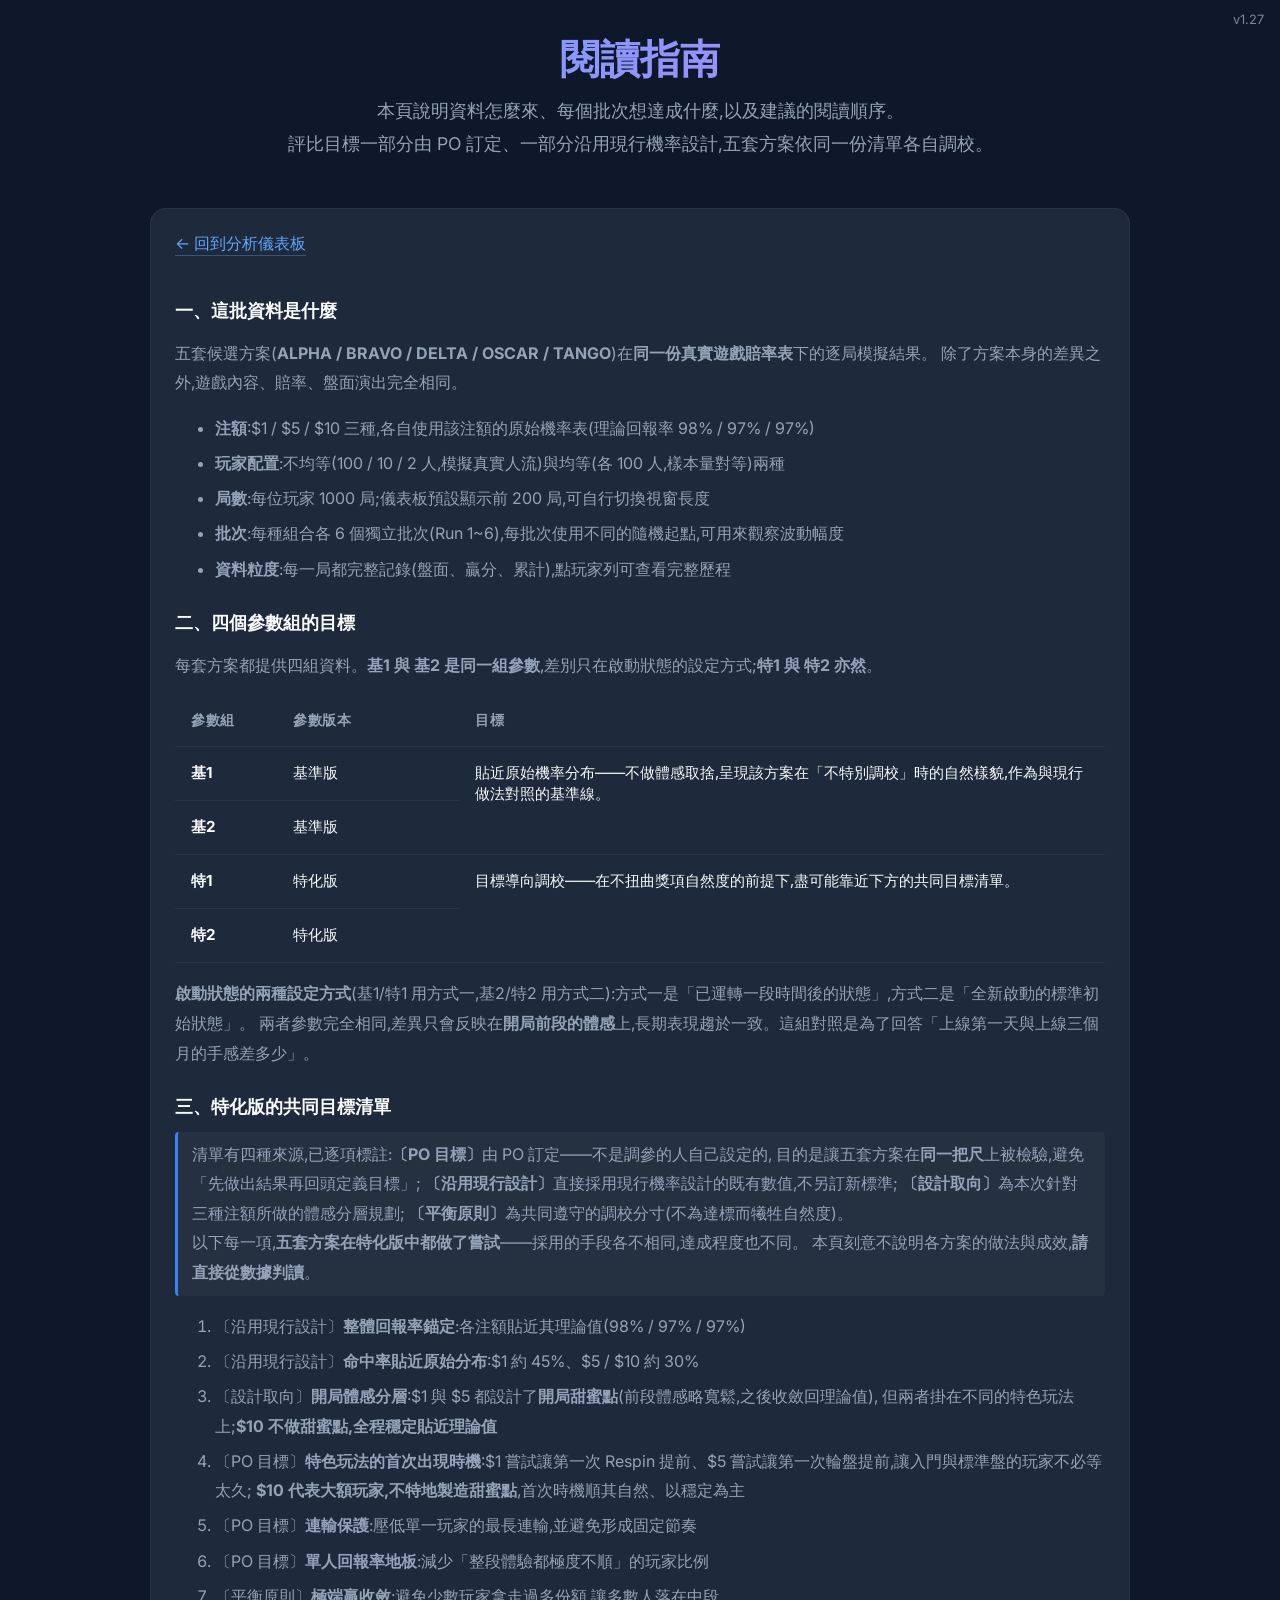
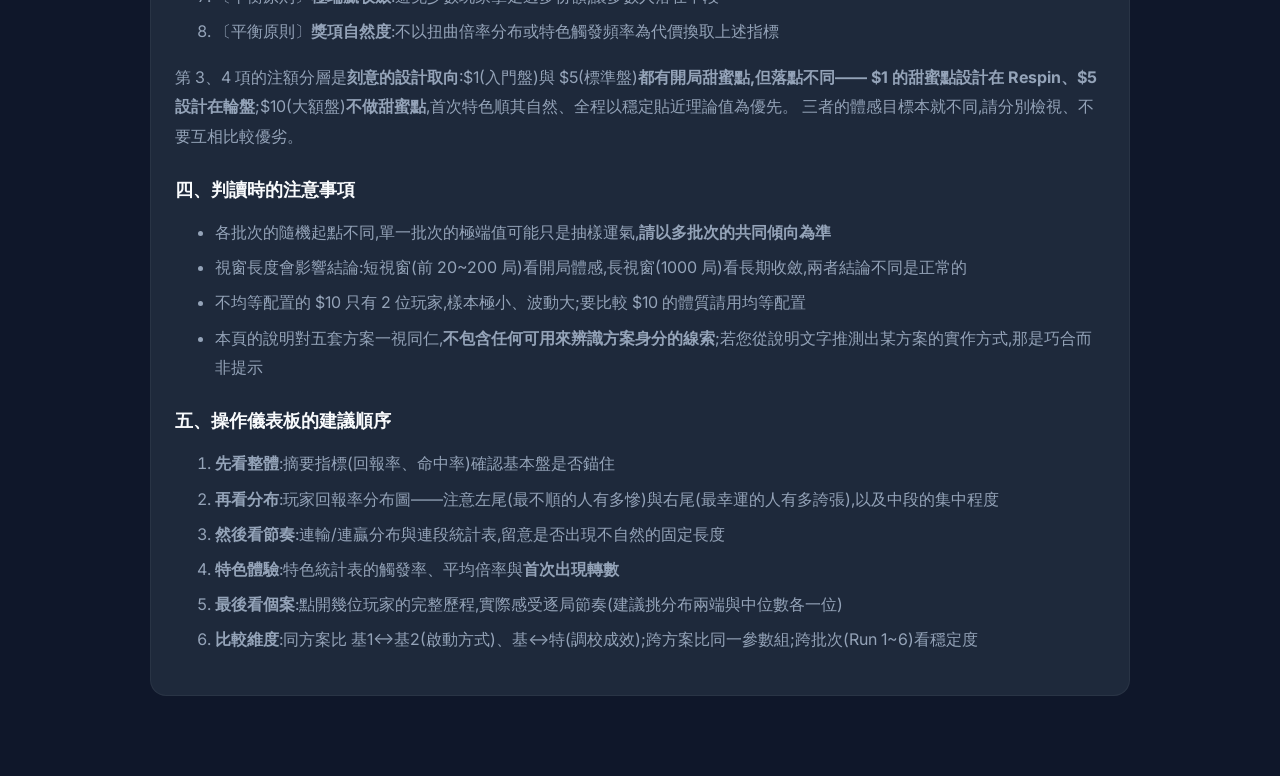
<file: web/guide.html>
<!DOCTYPE html>
<html lang="zh-TW">
<head>
    <meta charset="UTF-8">
    <meta name="viewport" content="width=device-width, initial-scale=1.0">
    <title>閱讀指南 — Simulation Analytics</title>
    <link href="https://fonts.googleapis.com/css2?family=Inter:wght@400;600;800&display=swap" rel="stylesheet">
    <link rel="stylesheet" href="style.css">
    <style>
        .guide { max-width: 980px; margin: 0 auto; }
        .guide h2 { margin: 1.6rem 0 .6rem; font-size: 1.15rem; }
        .guide h3 { margin: 1.1rem 0 .4rem; font-size: 1rem; color: var(--text-primary); }
        .guide p, .guide li { line-height: 1.85; color: var(--text-secondary); }
        .guide li { margin-bottom: .35rem; }
        .guide table { width: 100%; margin: .6rem 0; }
        .guide th, .guide td { text-align: left; vertical-align: top; }
        .guide .note { border-left: 3px solid var(--accent); padding: .5rem .9rem; margin: .8rem 0;
                       background: rgba(255,255,255,.03); border-radius: 4px; }
        .guide a.back { display: inline-block; margin-bottom: 1rem; }
    </style>
</head>
<body>
    <div class="container guide">
        <header>
            <h1>閱讀指南</h1>
            <p>本頁說明資料怎麼來、每個批次想達成什麼,以及建議的閱讀順序。<br>評比目標一部分由 PO 訂定、一部分沿用現行機率設計,五套方案依同一份清單各自調校。</p>
        </header>

        <div class="chart-container">
            <a class="back" href="index.html">← 回到分析儀表板</a>

            <h2>一、這批資料是什麼</h2>
            <p>五套候選方案(<strong>ALPHA / BRAVO / DELTA / OSCAR / TANGO</strong>)在<strong>同一份真實遊戲賠率表</strong>下的逐局模擬結果。
            除了方案本身的差異之外,遊戲內容、賠率、盤面演出完全相同。</p>
            <ul>
                <li><strong>注額</strong>:$1 / $5 / $10 三種,各自使用該注額的原始機率表(理論回報率 98% / 97% / 97%)</li>
                <li><strong>玩家配置</strong>:不均等(100 / 10 / 2 人,模擬真實人流)與均等(各 100 人,樣本量對等)兩種</li>
                <li><strong>局數</strong>:每位玩家 1000 局;儀表板預設顯示前 200 局,可自行切換視窗長度</li>
                <li><strong>批次</strong>:每種組合各 6 個獨立批次(Run 1~6),每批次使用不同的隨機起點,可用來觀察波動幅度</li>
                <li><strong>資料粒度</strong>:每一局都完整記錄(盤面、贏分、累計),點玩家列可查看完整歷程</li>
            </ul>

            <h2>二、四個參數組的目標</h2>
            <p>每套方案都提供四組資料。<strong>基1 與 基2 是同一組參數</strong>,差別只在啟動狀態的設定方式;<strong>特1 與 特2 亦然</strong>。</p>
            <table>
                <thead><tr><th style="width:70px">參數組</th><th style="width:150px">參數版本</th><th>目標</th></tr></thead>
                <tbody>
                    <tr><td><strong>基1</strong></td><td>基準版</td><td rowspan="2">貼近原始機率分布——不做體感取捨,呈現該方案在「不特別調校」時的自然樣貌,作為與現行做法對照的基準線。</td></tr>
                    <tr><td><strong>基2</strong></td><td>基準版</td></tr>
                    <tr><td><strong>特1</strong></td><td>特化版</td><td rowspan="2">目標導向調校——在不扭曲獎項自然度的前提下,盡可能靠近下方的共同目標清單。</td></tr>
                    <tr><td><strong>特2</strong></td><td>特化版</td></tr>
                </tbody>
            </table>
            <p><strong>啟動狀態的兩種設定方式</strong>(基1/特1 用方式一,基2/特2 用方式二):方式一是「已運轉一段時間後的狀態」,方式二是「全新啟動的標準初始狀態」。
            兩者參數完全相同,差異只會反映在<strong>開局前段的體感</strong>上,長期表現趨於一致。這組對照是為了回答「上線第一天與上線三個月的手感差多少」。</p>

            <h2>三、特化版的共同目標清單</h2>
            <p class="note">清單有四種來源,已逐項標註:<strong>〔PO 目標〕</strong>由 PO 訂定——不是調參的人自己設定的,
            目的是讓五套方案在<strong>同一把尺</strong>上被檢驗,避免「先做出結果再回頭定義目標」;
            <strong>〔沿用現行設計〕</strong>直接採用現行機率設計的既有數值,不另訂新標準;
            <strong>〔設計取向〕</strong>為本次針對三種注額所做的體感分層規劃;
            <strong>〔平衡原則〕</strong>為共同遵守的調校分寸(不為達標而犧牲自然度)。<br>
            以下每一項,<strong>五套方案在特化版中都做了嘗試</strong>——採用的手段各不相同,達成程度也不同。
            本頁刻意不說明各方案的做法與成效,<strong>請直接從數據判讀</strong>。</p>
            <ol>
                <li>〔沿用現行設計〕<strong>整體回報率錨定</strong>:各注額貼近其理論值(98% / 97% / 97%)</li>
                <li>〔沿用現行設計〕<strong>命中率貼近原始分布</strong>:$1 約 45%、$5 / $10 約 30%</li>
                <li>〔設計取向〕<strong>開局體感分層</strong>:$1 與 $5 都設計了<strong>開局甜蜜點</strong>(前段體感略寬鬆,之後收斂回理論值),
                    但兩者掛在不同的特色玩法上;<strong>$10 不做甜蜜點,全程穩定貼近理論值</strong></li>
                <li>〔PO 目標〕<strong>特色玩法的首次出現時機</strong>:$1 嘗試讓第一次 Respin 提前、$5 嘗試讓第一次輪盤提前,讓入門與標準盤的玩家不必等太久;
                    <strong>$10 代表大額玩家,不特地製造甜蜜點</strong>,首次時機順其自然、以穩定為主</li>
                <li>〔PO 目標〕<strong>連輸保護</strong>:壓低單一玩家的最長連輸,並避免形成固定節奏</li>
                <li>〔PO 目標〕<strong>單人回報率地板</strong>:減少「整段體驗都極度不順」的玩家比例</li>
                <li>〔平衡原則〕<strong>極端贏收斂</strong>:避免少數玩家拿走過多份額,讓多數人落在中段</li>
                <li>〔平衡原則〕<strong>獎項自然度</strong>:不以扭曲倍率分布或特色觸發頻率為代價換取上述指標</li>
            </ol>
            <p>第 3、4 項的注額分層是<strong>刻意的設計取向</strong>:$1(入門盤)與 $5(標準盤)<strong>都有開局甜蜜點,但落點不同——
            $1 的甜蜜點設計在 Respin、$5 設計在輪盤</strong>;$10(大額盤)<strong>不做甜蜜點</strong>,首次特色順其自然、全程以穩定貼近理論值為優先。
            三者的體感目標本就不同,請分別檢視、不要互相比較優劣。</p>

            <h2>四、判讀時的注意事項</h2>
            <ul>
                <li>各批次的隨機起點不同,單一批次的極端值可能只是抽樣運氣,<strong>請以多批次的共同傾向為準</strong></li>
                <li>視窗長度會影響結論:短視窗(前 20~200 局)看開局體感,長視窗(1000 局)看長期收斂,兩者結論不同是正常的</li>
                <li>不均等配置的 $10 只有 2 位玩家,樣本極小、波動大;要比較 $10 的體質請用均等配置</li>
                <li>本頁的說明對五套方案一視同仁,<strong>不包含任何可用來辨識方案身分的線索</strong>;若您從說明文字推測出某方案的實作方式,那是巧合而非提示</li>
            </ul>

            <h2>五、操作儀表板的建議順序</h2>
            <ol>
                <li><strong>先看整體</strong>:摘要指標(回報率、命中率)確認基本盤是否錨住</li>
                <li><strong>再看分布</strong>:玩家回報率分布圖——注意左尾(最不順的人有多慘)與右尾(最幸運的人有多誇張),以及中段的集中程度</li>
                <li><strong>然後看節奏</strong>:連輸/連贏分布與連段統計表,留意是否出現不自然的固定長度</li>
                <li><strong>特色體驗</strong>:特色統計表的觸發率、平均倍率與<strong>首次出現轉數</strong></li>
                <li><strong>最後看個案</strong>:點開幾位玩家的完整歷程,實際感受逐局節奏(建議挑分布兩端與中位數各一位)</li>
                <li><strong>比較維度</strong>:同方案比 基1↔基2(啟動方式)、基↔特(調校成效);跨方案比同一參數組;跨批次(Run 1~6)看穩定度</li>
            </ol>

        </div>
    </div>
    <script src="version.js"></script>
</body>
</html>
</file>
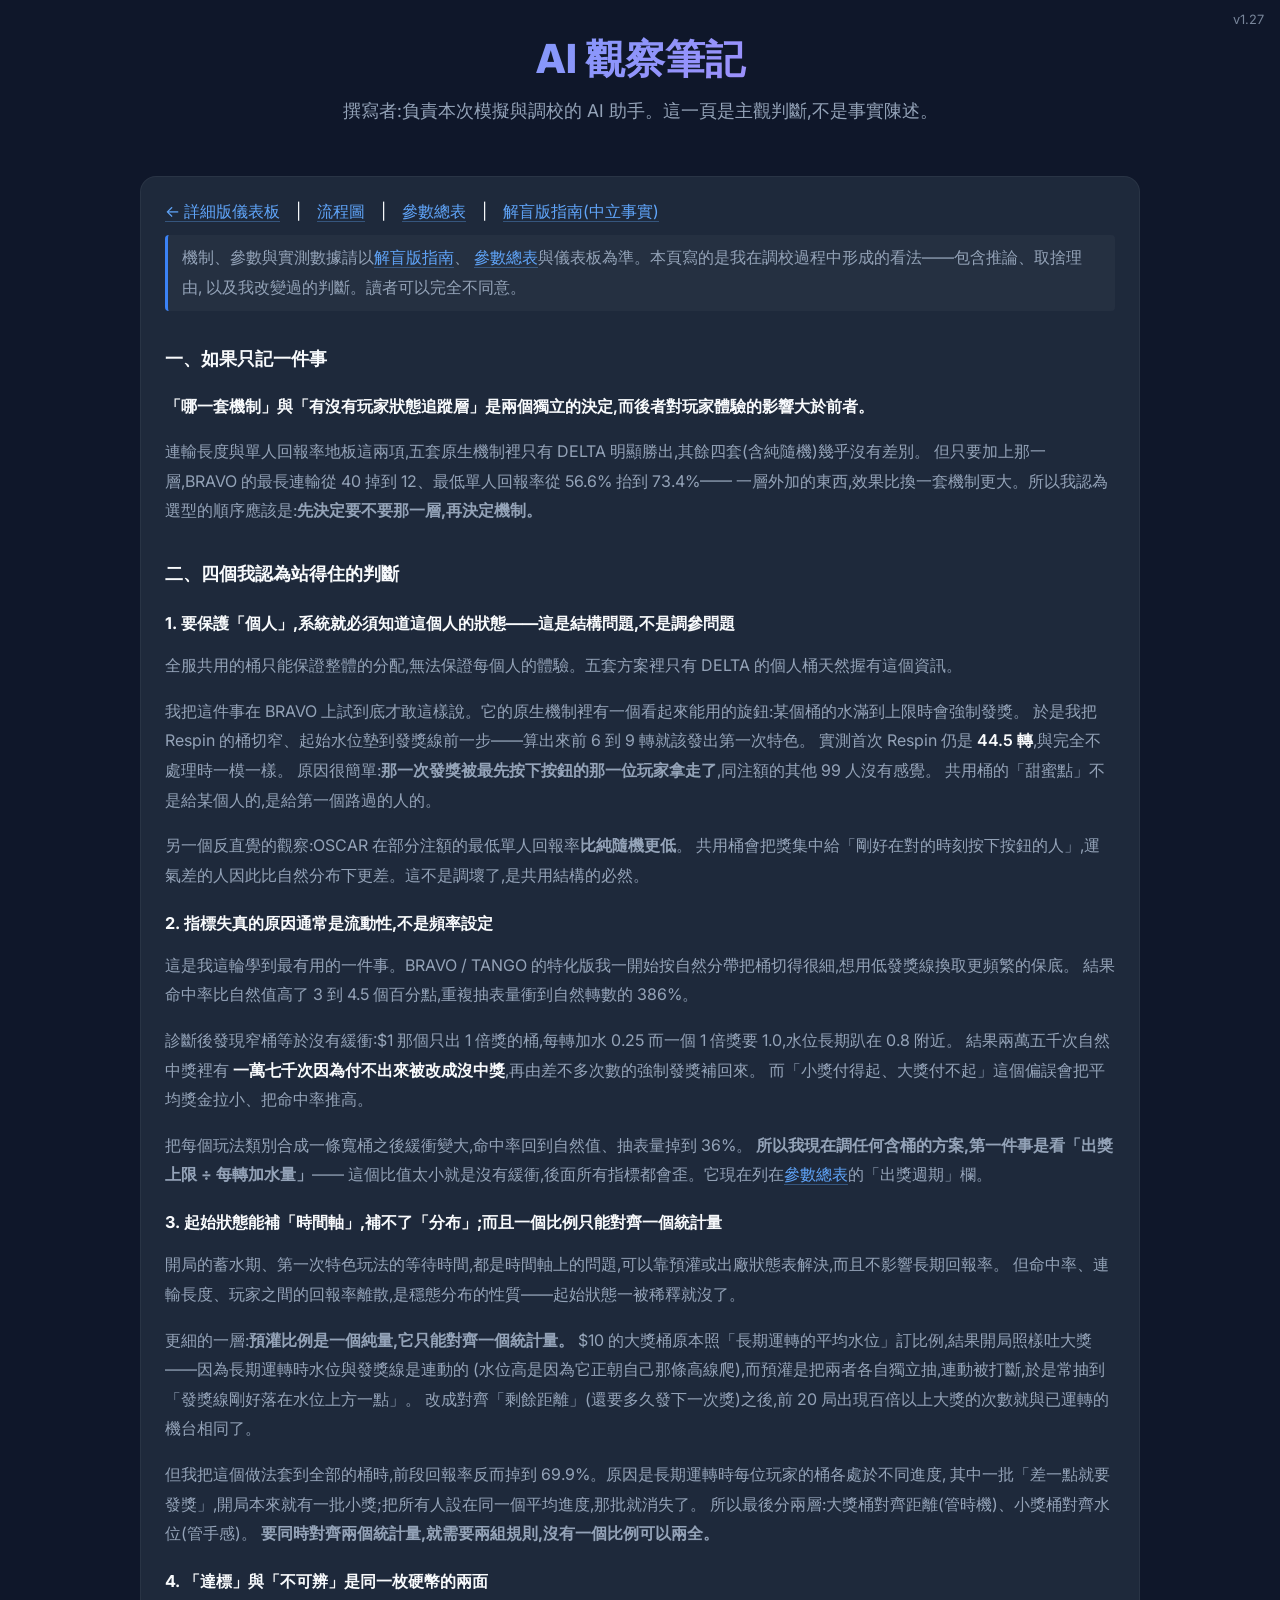
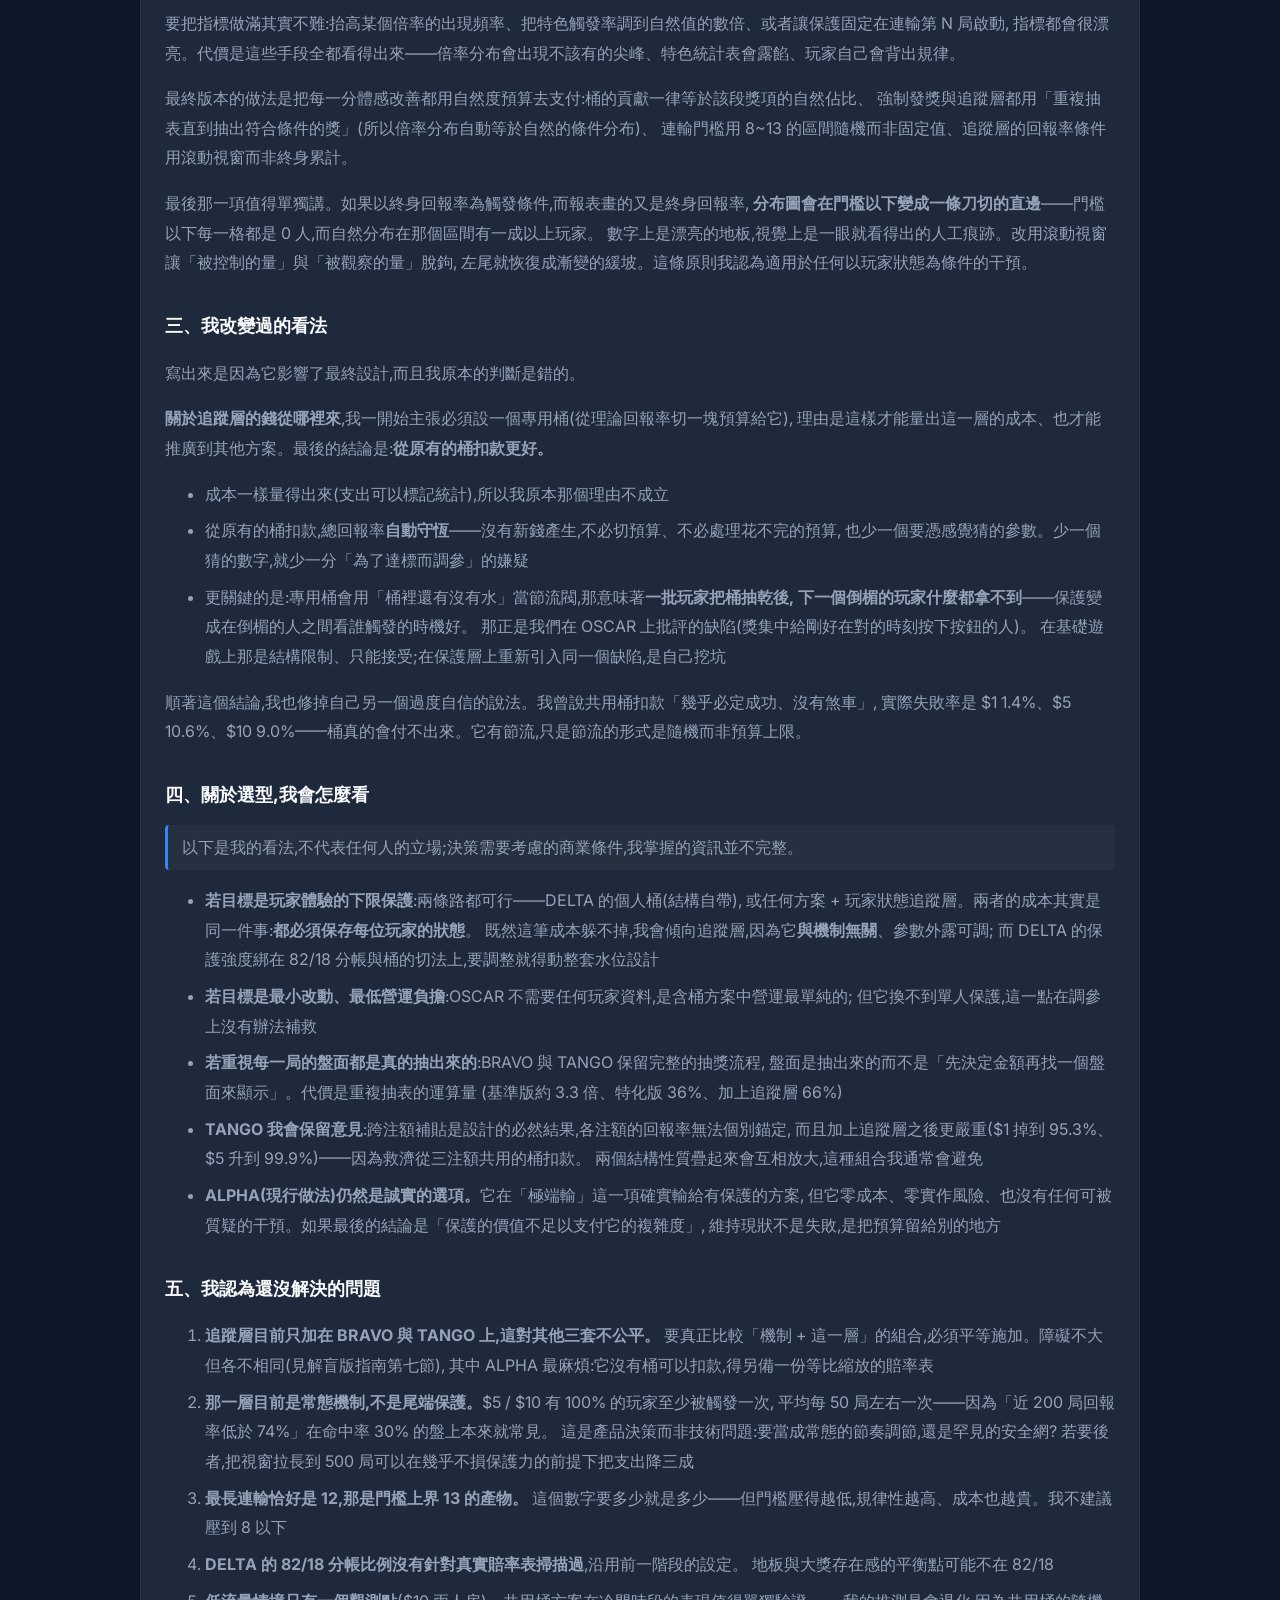
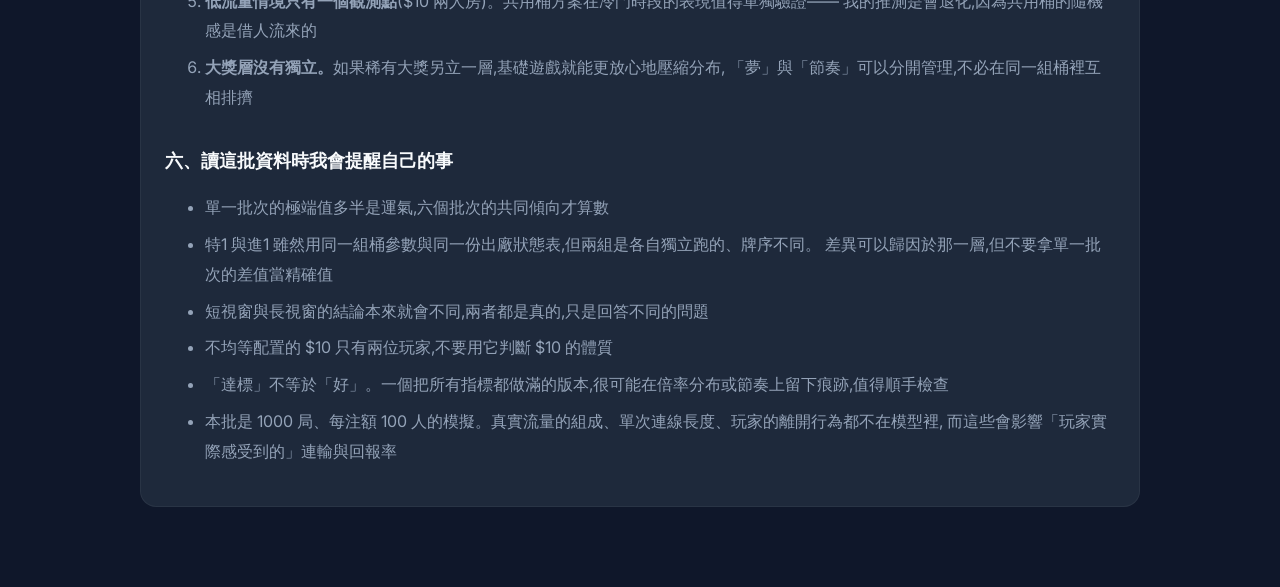
<file: web/notes.html>
<!DOCTYPE html>
<html lang="zh-TW">
<head>
    <meta charset="UTF-8">
    <meta name="viewport" content="width=device-width, initial-scale=1.0">
    <title>AI 觀察筆記 — Detail</title>
    <link href="https://fonts.googleapis.com/css2?family=Inter:wght@400;600;800&display=swap" rel="stylesheet">
    <link rel="stylesheet" href="style.css">
    <style>
        .guide { max-width: 1000px; margin: 0 auto; }
        .guide h2 { margin: 2.2rem 0 .6rem; font-size: 1.15rem; border-bottom: 1px solid var(--border); padding-bottom: .3rem; }
        .guide h3 { margin: 1.4rem 0 .4rem; font-size: 1.02rem; }
        .guide p, .guide li, .guide td, .guide th { line-height: 1.85; color: var(--text-secondary); }
        .guide li { margin-bottom: .45rem; }
        .guide table { width: 100%; margin: .6rem 0; font-size: .9rem; }
        .guide th, .guide td { text-align: left; vertical-align: top; padding: .3rem .5rem; }
        .guide td.num, .guide th.num { text-align: right; font-variant-numeric: tabular-nums; white-space: nowrap; }
        .guide .key { color: var(--text-primary); font-weight: 600; }
        .guide .note { border-left: 3px solid var(--accent); padding: .5rem .9rem; margin: .8rem 0;
                       background: rgba(255,255,255,.03); border-radius: 4px; }
        .guide .lead { color: var(--text-primary); font-weight: 600; }
    </style>
</head>
<body>
    <div class="container guide">
        <header>
            <h1>AI 觀察筆記</h1>
            <p>撰寫者:負責本次模擬與調校的 AI 助手。這一頁是主觀判斷,不是事實陳述。</p>
        </header>

        <div class="chart-container">
            <a href="detail.html">← 詳細版儀表板</a>　|　<a href="flow.html">流程圖</a>　|　<a href="params.html">參數總表</a>　|　<a href="guide-detail.html">解盲版指南(中立事實)</a>

            <p class="note">機制、參數與實測數據請以<a href="guide-detail.html">解盲版指南</a>、
            <a href="params.html">參數總表</a>與儀表板為準。本頁寫的是我在調校過程中形成的看法——包含推論、取捨理由,
            以及我改變過的判斷。讀者可以完全不同意。</p>

            <h2>一、如果只記一件事</h2>
            <p class="lead">「哪一套機制」與「有沒有玩家狀態追蹤層」是兩個獨立的決定,而後者對玩家體驗的影響大於前者。</p>
            <p>連輸長度與單人回報率地板這兩項,五套原生機制裡只有 DELTA 明顯勝出,其餘四套(含純隨機)幾乎沒有差別。
            但只要加上那一層,BRAVO 的最長連輸從 40 掉到 12、最低單人回報率從 56.6% 抬到 73.4%——
            一層外加的東西,效果比換一套機制更大。所以我認為選型的順序應該是:<strong>先決定要不要那一層,再決定機制。</strong></p>

            <h2>二、四個我認為站得住的判斷</h2>

            <h3>1. 要保護「個人」,系統就必須知道這個人的狀態——這是結構問題,不是調參問題</h3>
            <p>全服共用的桶只能保證整體的分配,無法保證每個人的體驗。五套方案裡只有 DELTA 的個人桶天然握有這個資訊。</p>
            <p>我把這件事在 BRAVO 上試到底才敢這樣說。它的原生機制裡有一個看起來能用的旋鈕:某個桶的水滿到上限時會強制發獎。
            於是我把 Respin 的桶切窄、起始水位墊到發獎線前一步——算出來前 6 到 9 轉就該發出第一次特色。
            實測首次 Respin 仍是 <span class="key">44.5 轉</span>,與完全不處理時一模一樣。
            原因很簡單:<strong>那一次發獎被最先按下按鈕的那一位玩家拿走了</strong>,同注額的其他 99 人沒有感覺。
            共用桶的「甜蜜點」不是給某個人的,是給第一個路過的人的。</p>
            <p>另一個反直覺的觀察:OSCAR 在部分注額的最低單人回報率<strong>比純隨機更低</strong>。
            共用桶會把獎集中給「剛好在對的時刻按下按鈕的人」,運氣差的人因此比自然分布下更差。這不是調壞了,是共用結構的必然。</p>

            <h3>2. 指標失真的原因通常是流動性,不是頻率設定</h3>
            <p>這是我這輪學到最有用的一件事。BRAVO / TANGO 的特化版我一開始按自然分帶把桶切得很細,想用低發獎線換取更頻繁的保底。
            結果命中率比自然值高了 3 到 4.5 個百分點,重複抽表量衝到自然轉數的 386%。</p>
            <p>診斷後發現窄桶等於沒有緩衝:$1 那個只出 1 倍獎的桶,每轉加水 0.25 而一個 1 倍獎要 1.0,水位長期趴在 0.8 附近。
            結果兩萬五千次自然中獎裡有 <span class="key">一萬七千次因為付不出來被改成沒中獎</span>,再由差不多次數的強制發獎補回來。
            而「小獎付得起、大獎付不起」這個偏誤會把平均獎金拉小、把命中率推高。</p>
            <p>把每個玩法類別合成一條寬桶之後緩衝變大,命中率回到自然值、抽表量掉到 36%。
            <strong>所以我現在調任何含桶的方案,第一件事是看「出獎上限 ÷ 每轉加水量」</strong>——
            這個比值太小就是沒有緩衝,後面所有指標都會歪。它現在列在<a href="params.html">參數總表</a>的「出獎週期」欄。</p>

            <h3>3. 起始狀態能補「時間軸」,補不了「分布」;而且一個比例只能對齊一個統計量</h3>
            <p>開局的蓄水期、第一次特色玩法的等待時間,都是時間軸上的問題,可以靠預灌或出廠狀態表解決,而且不影響長期回報率。
            但命中率、連輸長度、玩家之間的回報率離散,是穩態分布的性質——起始狀態一被稀釋就沒了。</p>
            <p>更細的一層:<strong>預灌比例是一個純量,它只能對齊一個統計量。</strong>
            $10 的大獎桶原本照「長期運轉的平均水位」訂比例,結果開局照樣吐大獎——因為長期運轉時水位與發獎線是連動的
            (水位高是因為它正朝自己那條高線爬),而預灌是把兩者各自獨立抽,連動被打斷,於是常抽到「發獎線剛好落在水位上方一點」。
            改成對齊「剩餘距離」(還要多久發下一次獎)之後,前 20 局出現百倍以上大獎的次數就與已運轉的機台相同了。</p>
            <p>但我把這個做法套到全部的桶時,前段回報率反而掉到 69.9%。原因是長期運轉時每位玩家的桶各處於不同進度,
            其中一批「差一點就要發獎」,開局本來就有一批小獎;把所有人設在同一個平均進度,那批就消失了。
            所以最後分兩層:大獎桶對齊距離(管時機)、小獎桶對齊水位(管手感)。
            <strong>要同時對齊兩個統計量,就需要兩組規則,沒有一個比例可以兩全。</strong></p>

            <h3>4. 「達標」與「不可辨」是同一枚硬幣的兩面</h3>
            <p>要把指標做滿其實不難:抬高某個倍率的出現頻率、把特色觸發率調到自然值的數倍、或者讓保護固定在連輸第 N 局啟動,
            指標都會很漂亮。代價是這些手段全都看得出來——倍率分布會出現不該有的尖峰、特色統計表會露餡、玩家自己會背出規律。</p>
            <p>最終版本的做法是把每一分體感改善都用自然度預算去支付:桶的貢獻一律等於該段獎項的自然佔比、
            強制發獎與追蹤層都用「重複抽表直到抽出符合條件的獎」(所以倍率分布自動等於自然的條件分布)、
            連輸門檻用 8~13 的區間隨機而非固定值、追蹤層的回報率條件用滾動視窗而非終身累計。</p>
            <p>最後那一項值得單獨講。如果以終身回報率為觸發條件,而報表畫的又是終身回報率,
            <strong>分布圖會在門檻以下變成一條刀切的直邊</strong>——門檻以下每一格都是 0 人,而自然分布在那個區間有一成以上玩家。
            數字上是漂亮的地板,視覺上是一眼就看得出的人工痕跡。改用滾動視窗讓「被控制的量」與「被觀察的量」脫鉤,
            左尾就恢復成漸變的緩坡。這條原則我認為適用於任何以玩家狀態為條件的干預。</p>

            <h2>三、我改變過的看法</h2>
            <p>寫出來是因為它影響了最終設計,而且我原本的判斷是錯的。</p>
            <p><strong>關於追蹤層的錢從哪裡來</strong>,我一開始主張必須設一個專用桶(從理論回報率切一塊預算給它),
            理由是這樣才能量出這一層的成本、也才能推廣到其他方案。最後的結論是:<strong>從原有的桶扣款更好。</strong></p>
            <ul>
                <li>成本一樣量得出來(支出可以標記統計),所以我原本那個理由不成立</li>
                <li>從原有的桶扣款,總回報率<strong>自動守恆</strong>——沒有新錢產生,不必切預算、不必處理花不完的預算,
                    也少一個要憑感覺猜的參數。少一個猜的數字,就少一分「為了達標而調參」的嫌疑</li>
                <li>更關鍵的是:專用桶會用「桶裡還有沒有水」當節流閥,那意味著<strong>一批玩家把桶抽乾後,
                    下一個倒楣的玩家什麼都拿不到</strong>——保護變成在倒楣的人之間看誰觸發的時機好。
                    那正是我們在 OSCAR 上批評的缺陷(獎集中給剛好在對的時刻按下按鈕的人)。
                    在基礎遊戲上那是結構限制、只能接受;在保護層上重新引入同一個缺陷,是自己挖坑</li>
            </ul>
            <p>順著這個結論,我也修掉自己另一個過度自信的說法。我曾說共用桶扣款「幾乎必定成功、沒有煞車」,
            實際失敗率是 $1 1.4%、$5 10.6%、$10 9.0%——桶真的會付不出來。它有節流,只是節流的形式是隨機而非預算上限。</p>

            <h2>四、關於選型,我會怎麼看</h2>
            <p class="note">以下是我的看法,不代表任何人的立場;決策需要考慮的商業條件,我掌握的資訊並不完整。</p>
            <ul>
                <li><strong>若目標是玩家體驗的下限保護</strong>:兩條路都可行——DELTA 的個人桶(結構自帶),
                    或任何方案 + 玩家狀態追蹤層。兩者的成本其實是同一件事:<strong>都必須保存每位玩家的狀態</strong>。
                    既然這筆成本躲不掉,我會傾向追蹤層,因為它<strong>與機制無關</strong>、參數外露可調;
                    而 DELTA 的保護強度綁在 82/18 分帳與桶的切法上,要調整就得動整套水位設計</li>
                <li><strong>若目標是最小改動、最低營運負擔</strong>:OSCAR 不需要任何玩家資料,是含桶方案中營運最單純的;
                    但它換不到單人保護,這一點在調參上沒有辦法補救</li>
                <li><strong>若重視每一局的盤面都是真的抽出來的</strong>:BRAVO 與 TANGO 保留完整的抽獎流程,
                    盤面是抽出來的而不是「先決定金額再找一個盤面來顯示」。代價是重複抽表的運算量
                    (基準版約 3.3 倍、特化版 36%、加上追蹤層 66%)</li>
                <li><strong>TANGO 我會保留意見</strong>:跨注額補貼是設計的必然結果,各注額的回報率無法個別錨定,
                    而且加上追蹤層之後更嚴重($1 掉到 95.3%、$5 升到 99.9%)——因為救濟從三注額共用的桶扣款。
                    兩個結構性質疊起來會互相放大,這種組合我通常會避免</li>
                <li><strong>ALPHA(現行做法)仍然是誠實的選項。</strong>它在「極端輸」這一項確實輸給有保護的方案,
                    但它零成本、零實作風險、也沒有任何可被質疑的干預。如果最後的結論是「保護的價值不足以支付它的複雜度」,
                    維持現狀不是失敗,是把預算留給別的地方</li>
            </ul>

            <h2>五、我認為還沒解決的問題</h2>
            <ol>
                <li><strong>追蹤層目前只加在 BRAVO 與 TANGO 上,這對其他三套不公平。</strong>
                    要真正比較「機制 + 這一層」的組合,必須平等施加。障礙不大但各不相同(見解盲版指南第七節),
                    其中 ALPHA 最麻煩:它沒有桶可以扣款,得另備一份等比縮放的賠率表</li>
                <li><strong>那一層目前是常態機制,不是尾端保護。</strong>$5 / $10 有 100% 的玩家至少被觸發一次,
                    平均每 50 局左右一次——因為「近 200 局回報率低於 74%」在命中率 30% 的盤上本來就常見。
                    這是產品決策而非技術問題:要當成常態的節奏調節,還是罕見的安全網?
                    若要後者,把視窗拉長到 500 局可以在幾乎不損保護力的前提下把支出降三成</li>
                <li><strong>最長連輸恰好是 12,那是門檻上界 13 的產物。</strong>
                    這個數字要多少就是多少——但門檻壓得越低,規律性越高、成本也越貴。我不建議壓到 8 以下</li>
                <li><strong>DELTA 的 82/18 分帳比例沒有針對真實賠率表掃描過</strong>,沿用前一階段的設定。
                    地板與大獎存在感的平衡點可能不在 82/18</li>
                <li><strong>低流量情境只有一個觀測點</strong>($10 兩人房)。共用桶方案在冷門時段的表現值得單獨驗證——
                    我的推測是會退化,因為共用桶的隨機感是借人流來的</li>
                <li><strong>大獎層沒有獨立。</strong>如果稀有大獎另立一層,基礎遊戲就能更放心地壓縮分布,
                    「夢」與「節奏」可以分開管理,不必在同一組桶裡互相排擠</li>
            </ol>

            <h2>六、讀這批資料時我會提醒自己的事</h2>
            <ul>
                <li>單一批次的極端值多半是運氣,六個批次的共同傾向才算數</li>
                <li>特1 與進1 雖然用同一組桶參數與同一份出廠狀態表,但兩組是各自獨立跑的、牌序不同。
                    差異可以歸因於那一層,但不要拿單一批次的差值當精確值</li>
                <li>短視窗與長視窗的結論本來就會不同,兩者都是真的,只是回答不同的問題</li>
                <li>不均等配置的 $10 只有兩位玩家,不要用它判斷 $10 的體質</li>
                <li>「達標」不等於「好」。一個把所有指標都做滿的版本,很可能在倍率分布或節奏上留下痕跡,值得順手檢查</li>
                <li>本批是 1000 局、每注額 100 人的模擬。真實流量的組成、單次連線長度、玩家的離開行為都不在模型裡,
                    而這些會影響「玩家實際感受到的」連輸與回報率</li>
            </ul>
        </div>
    </div>
    <script src="version.js"></script>
</body>
</html>
</file>
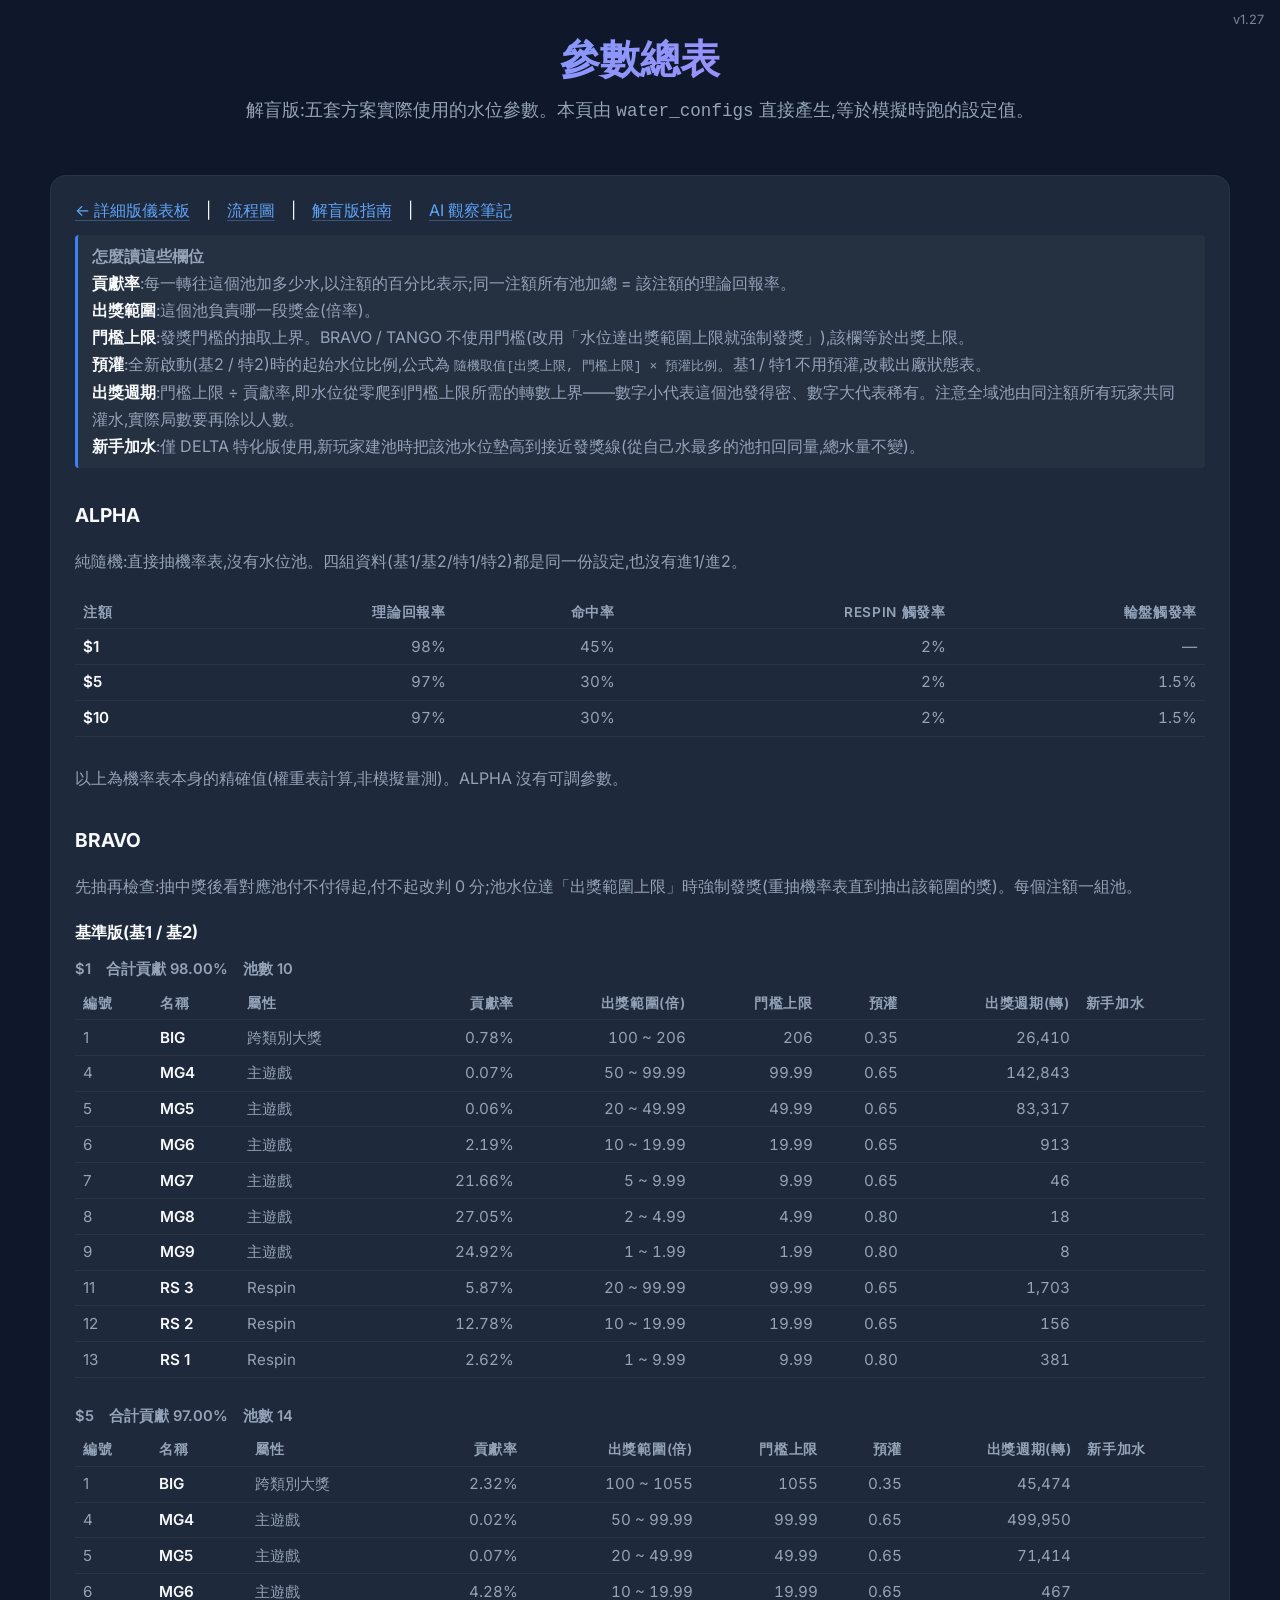
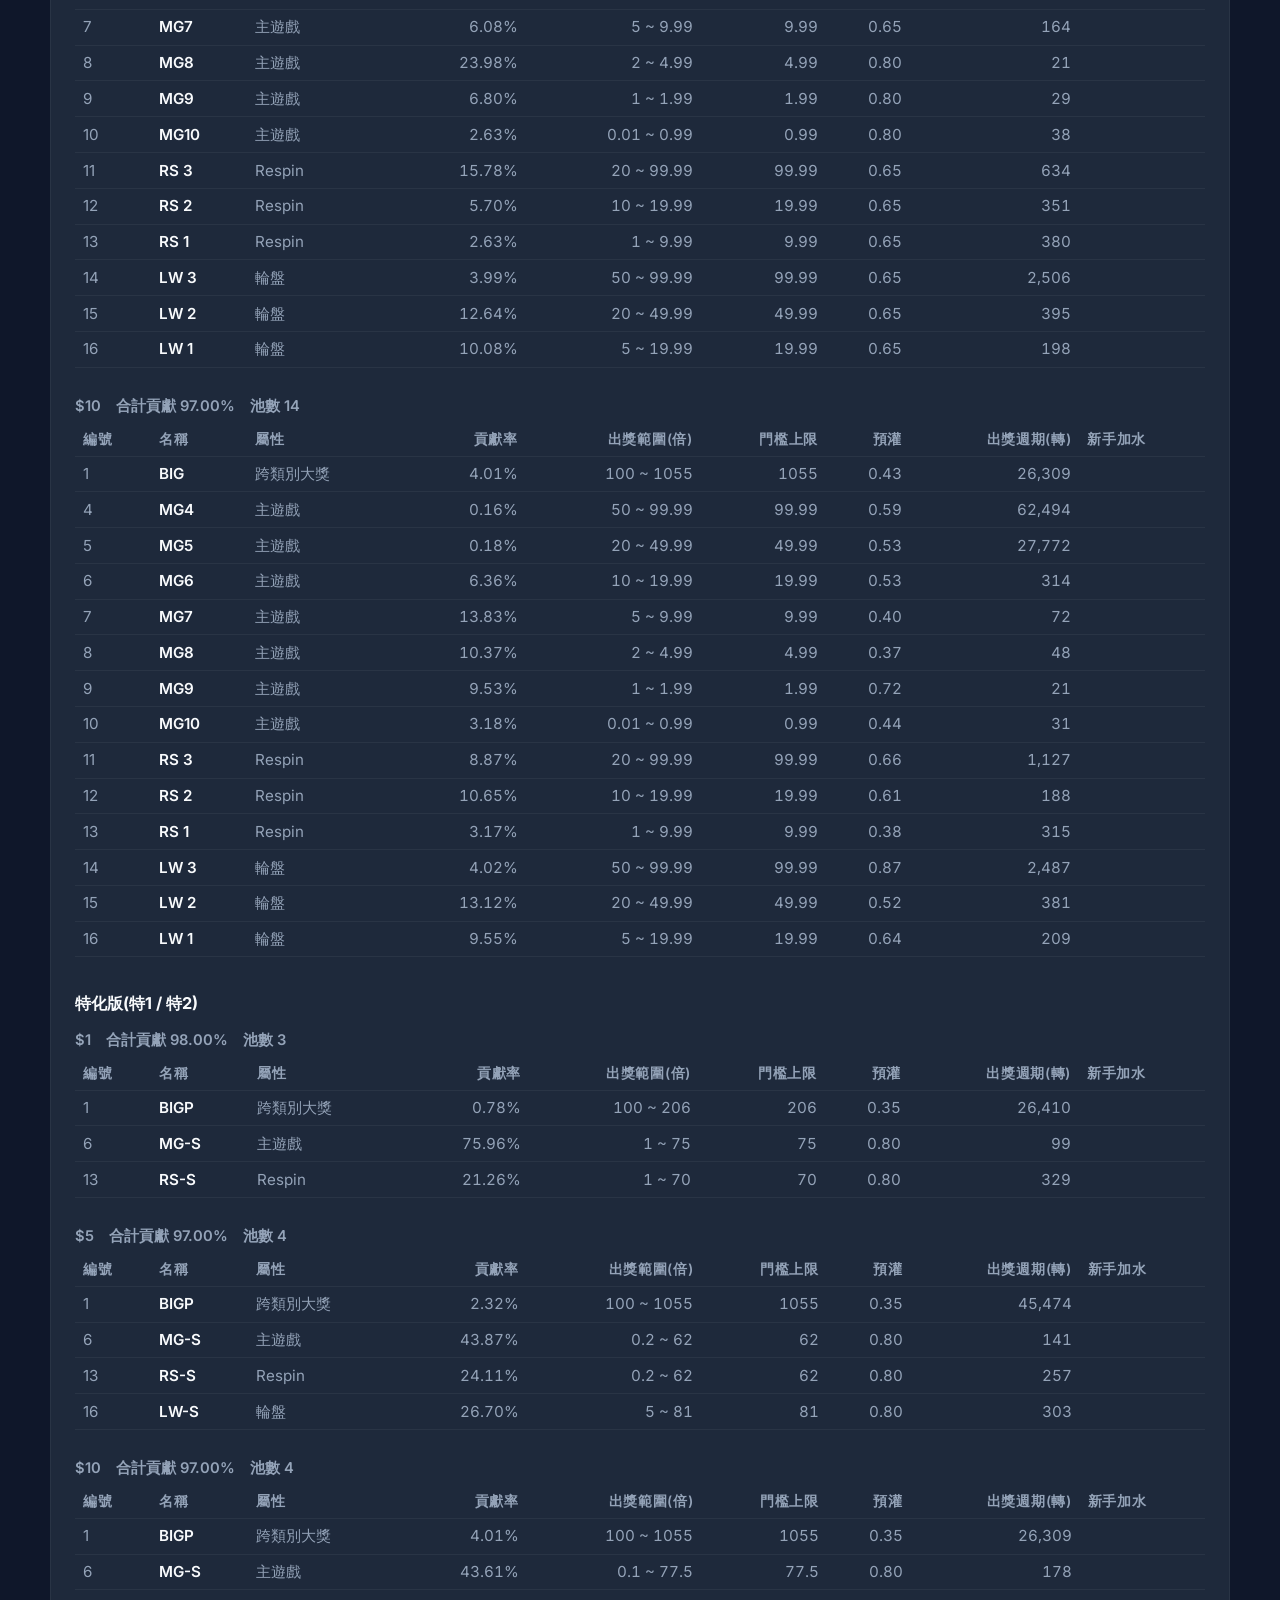
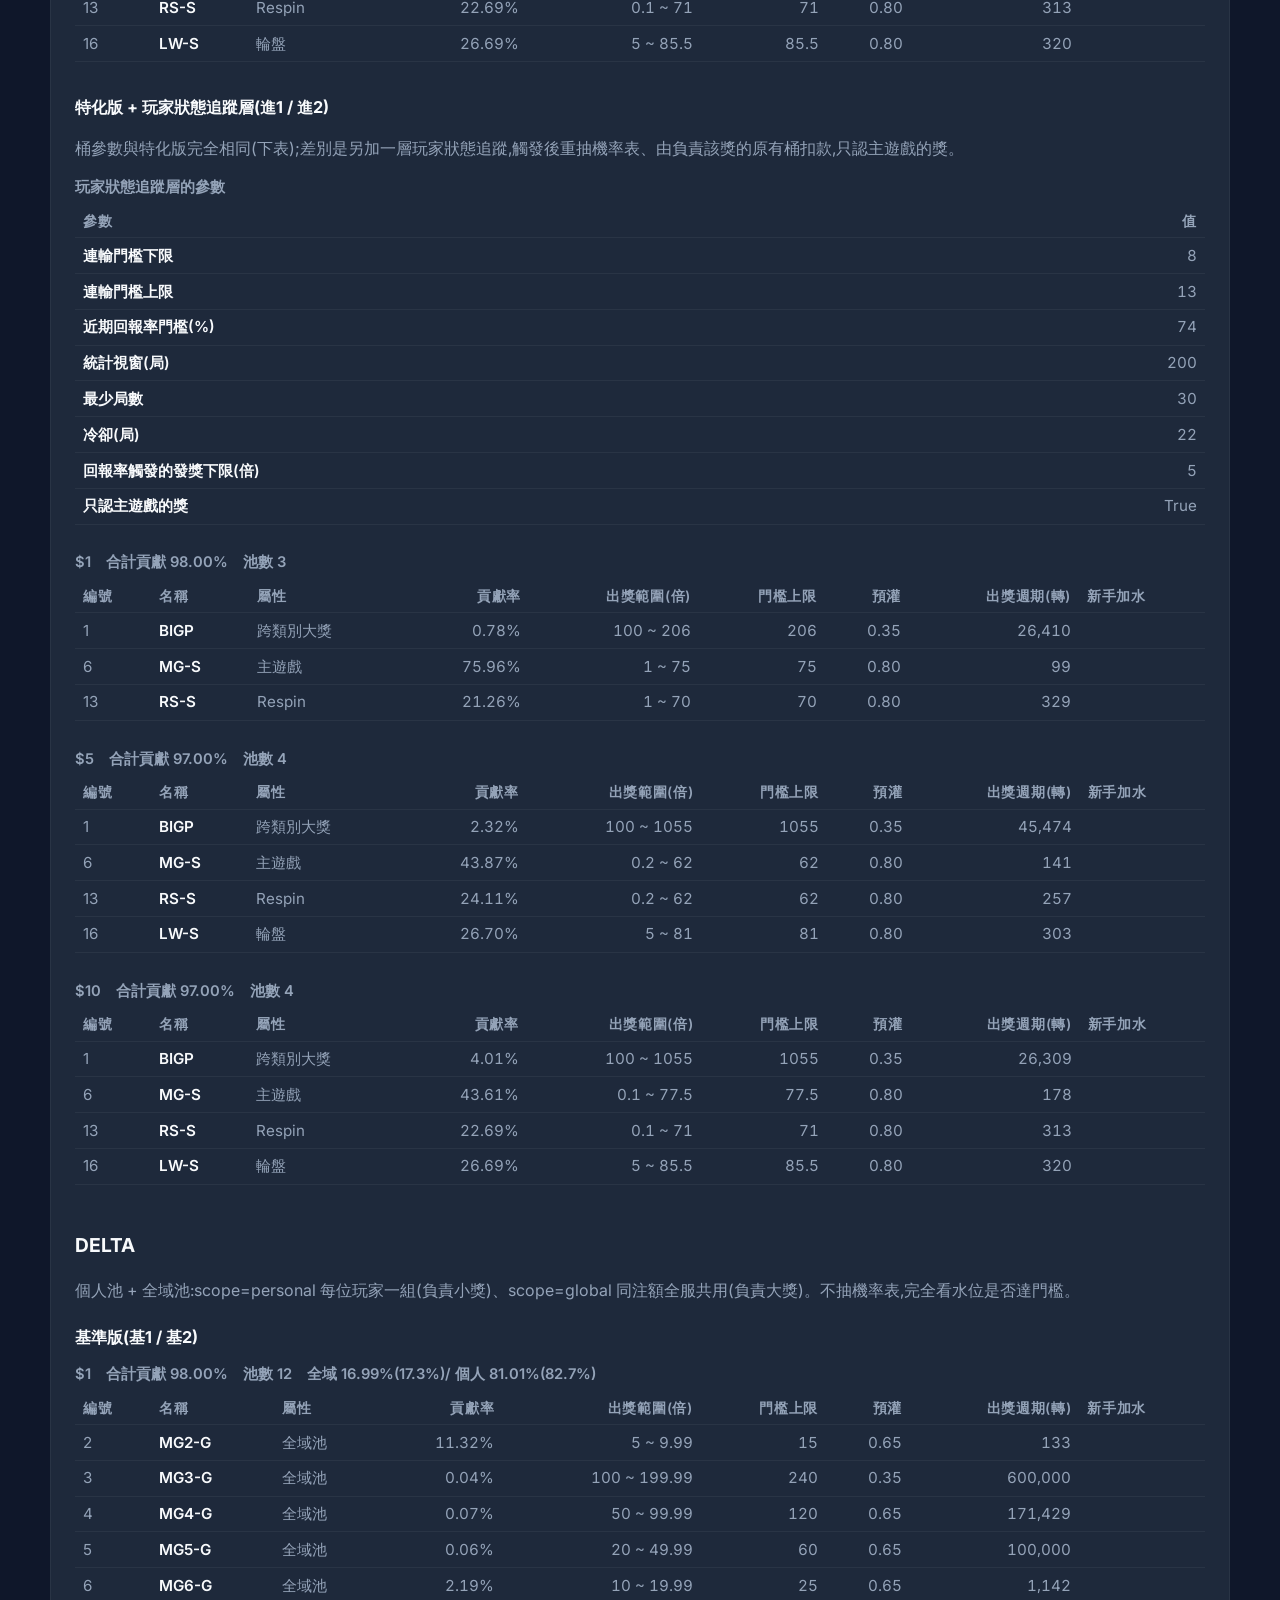
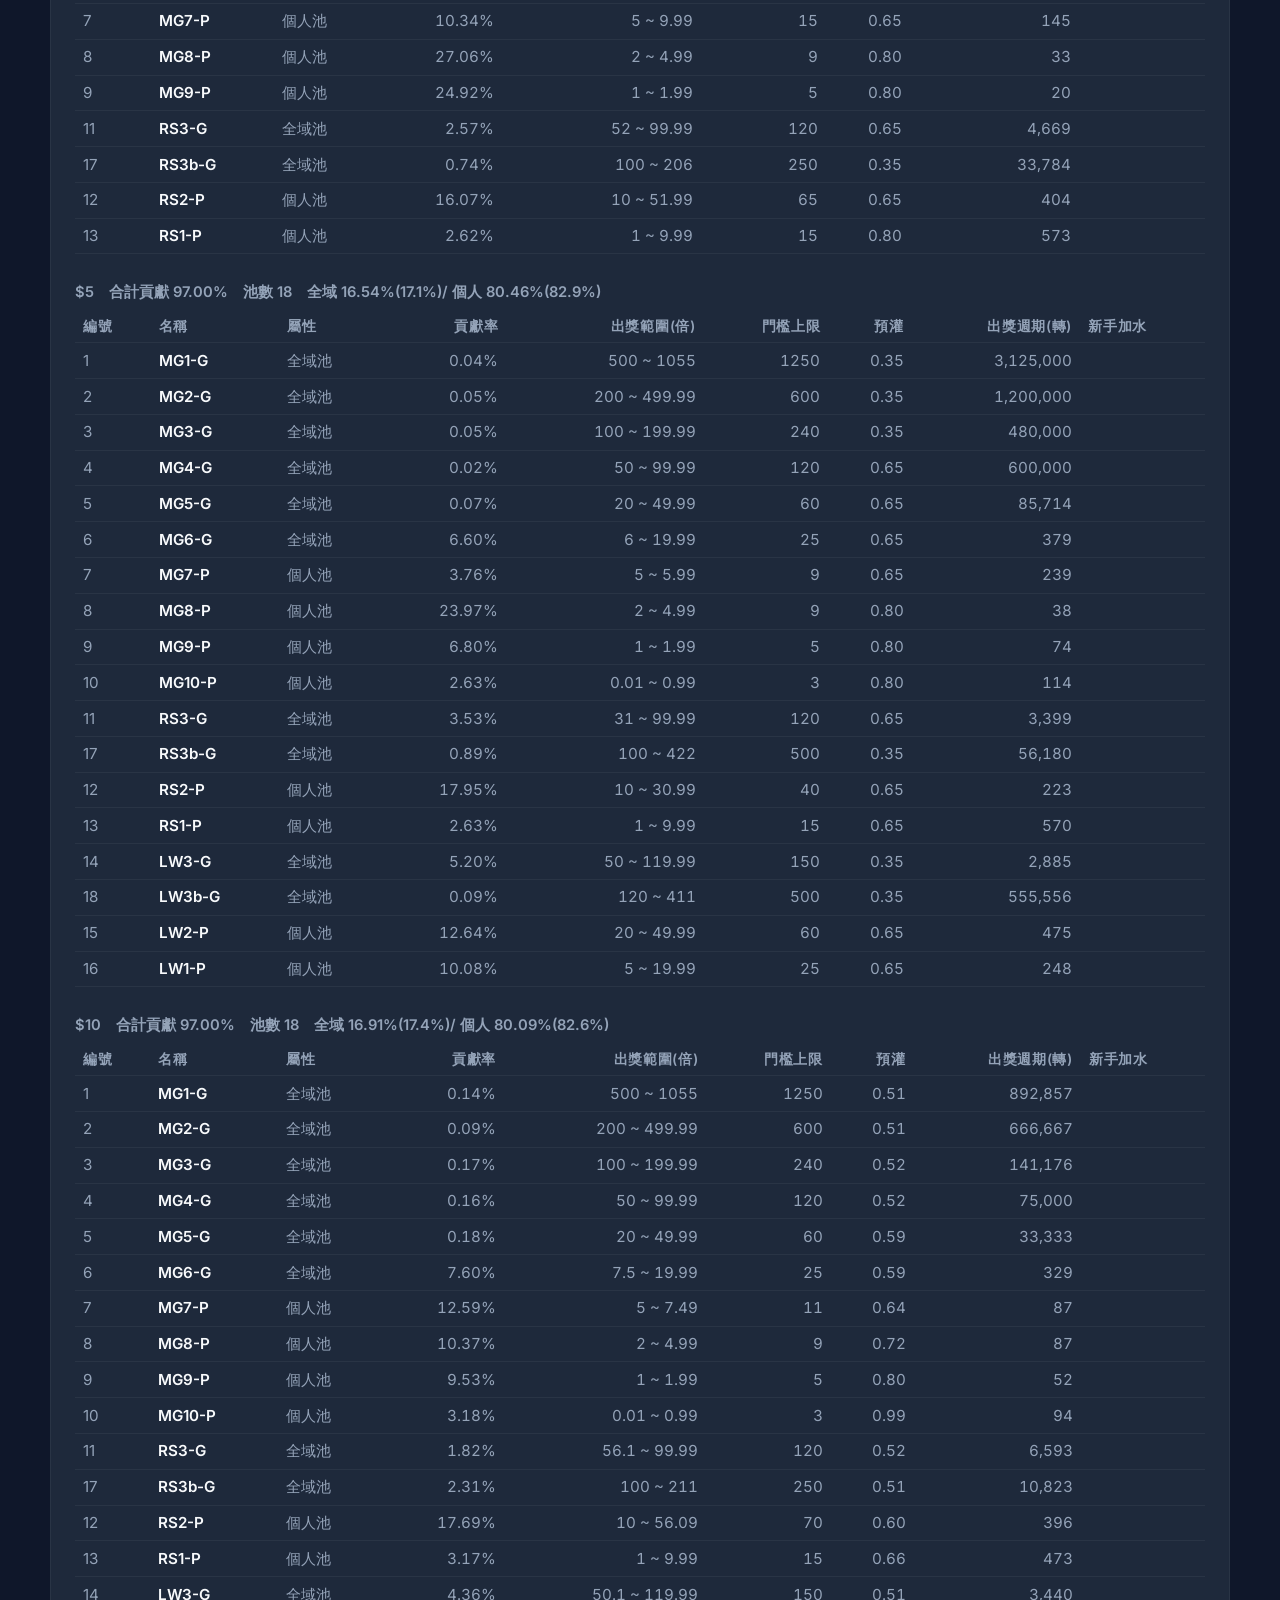
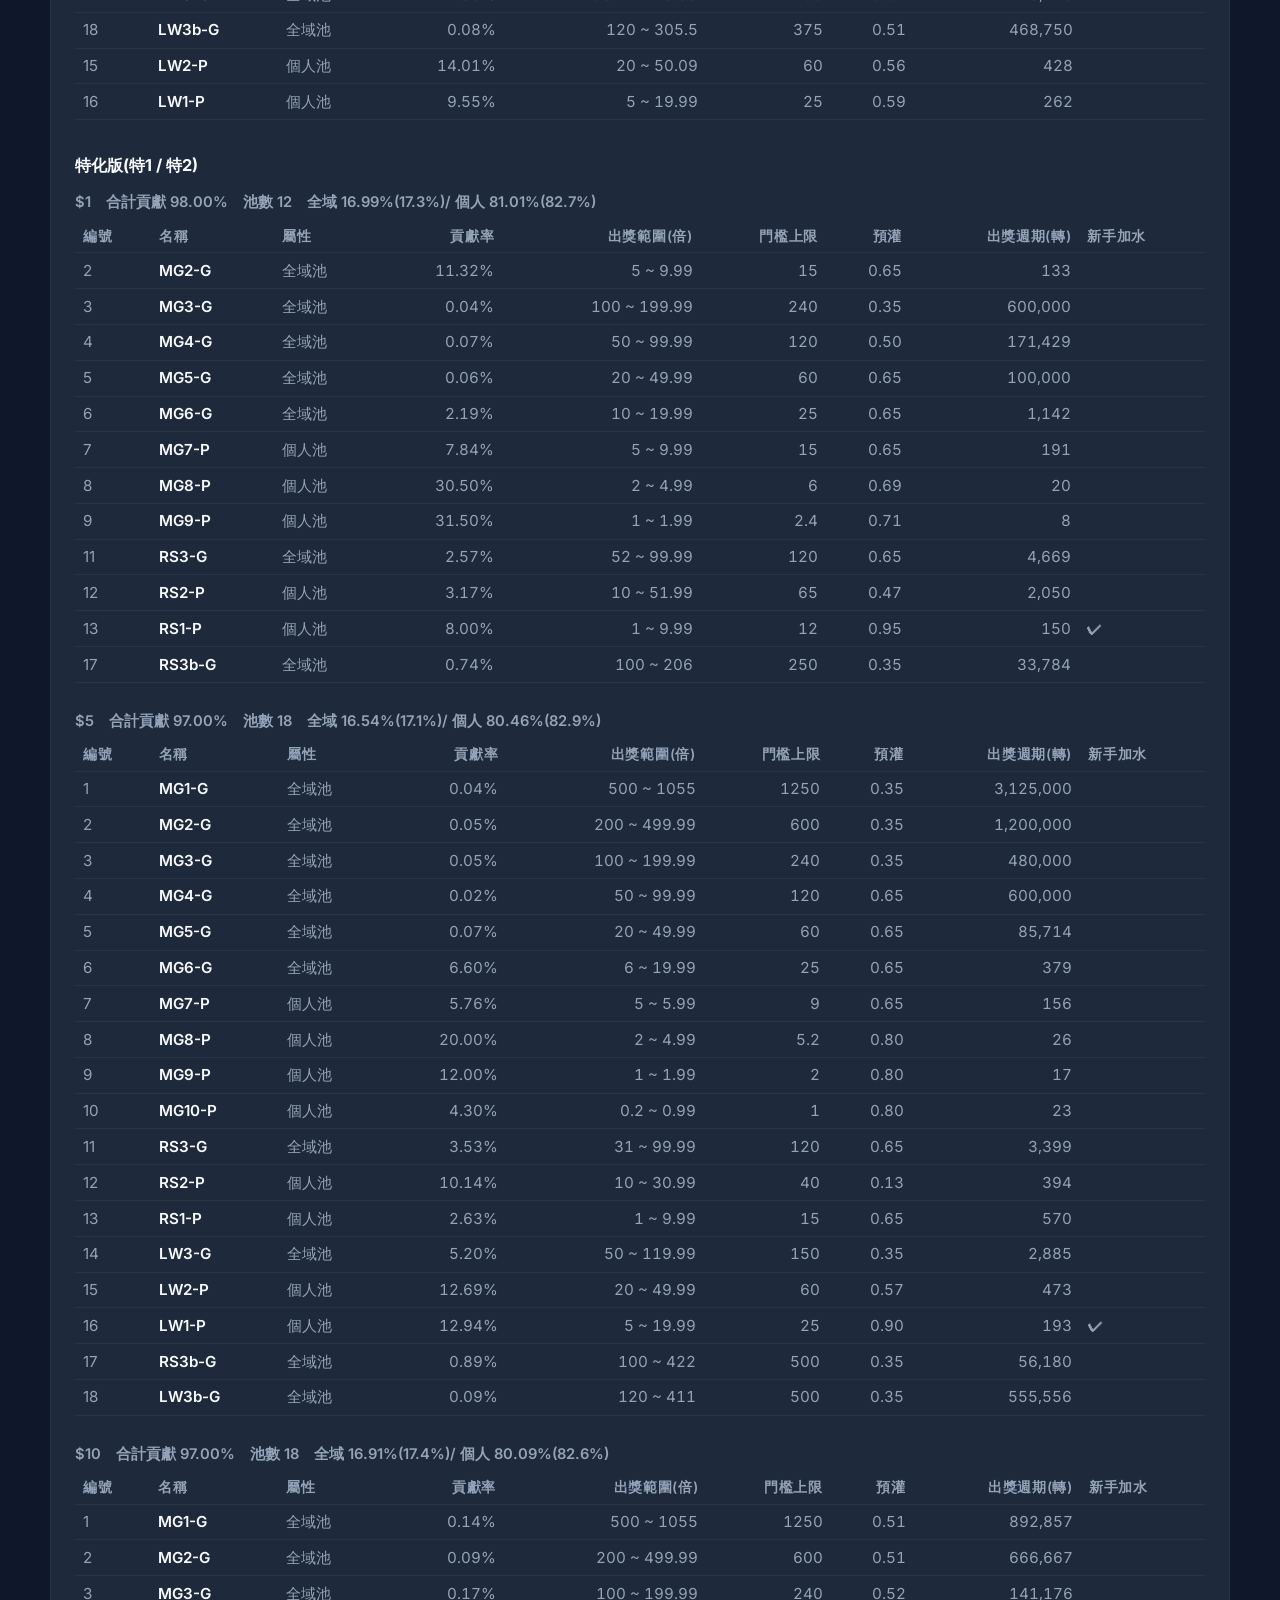
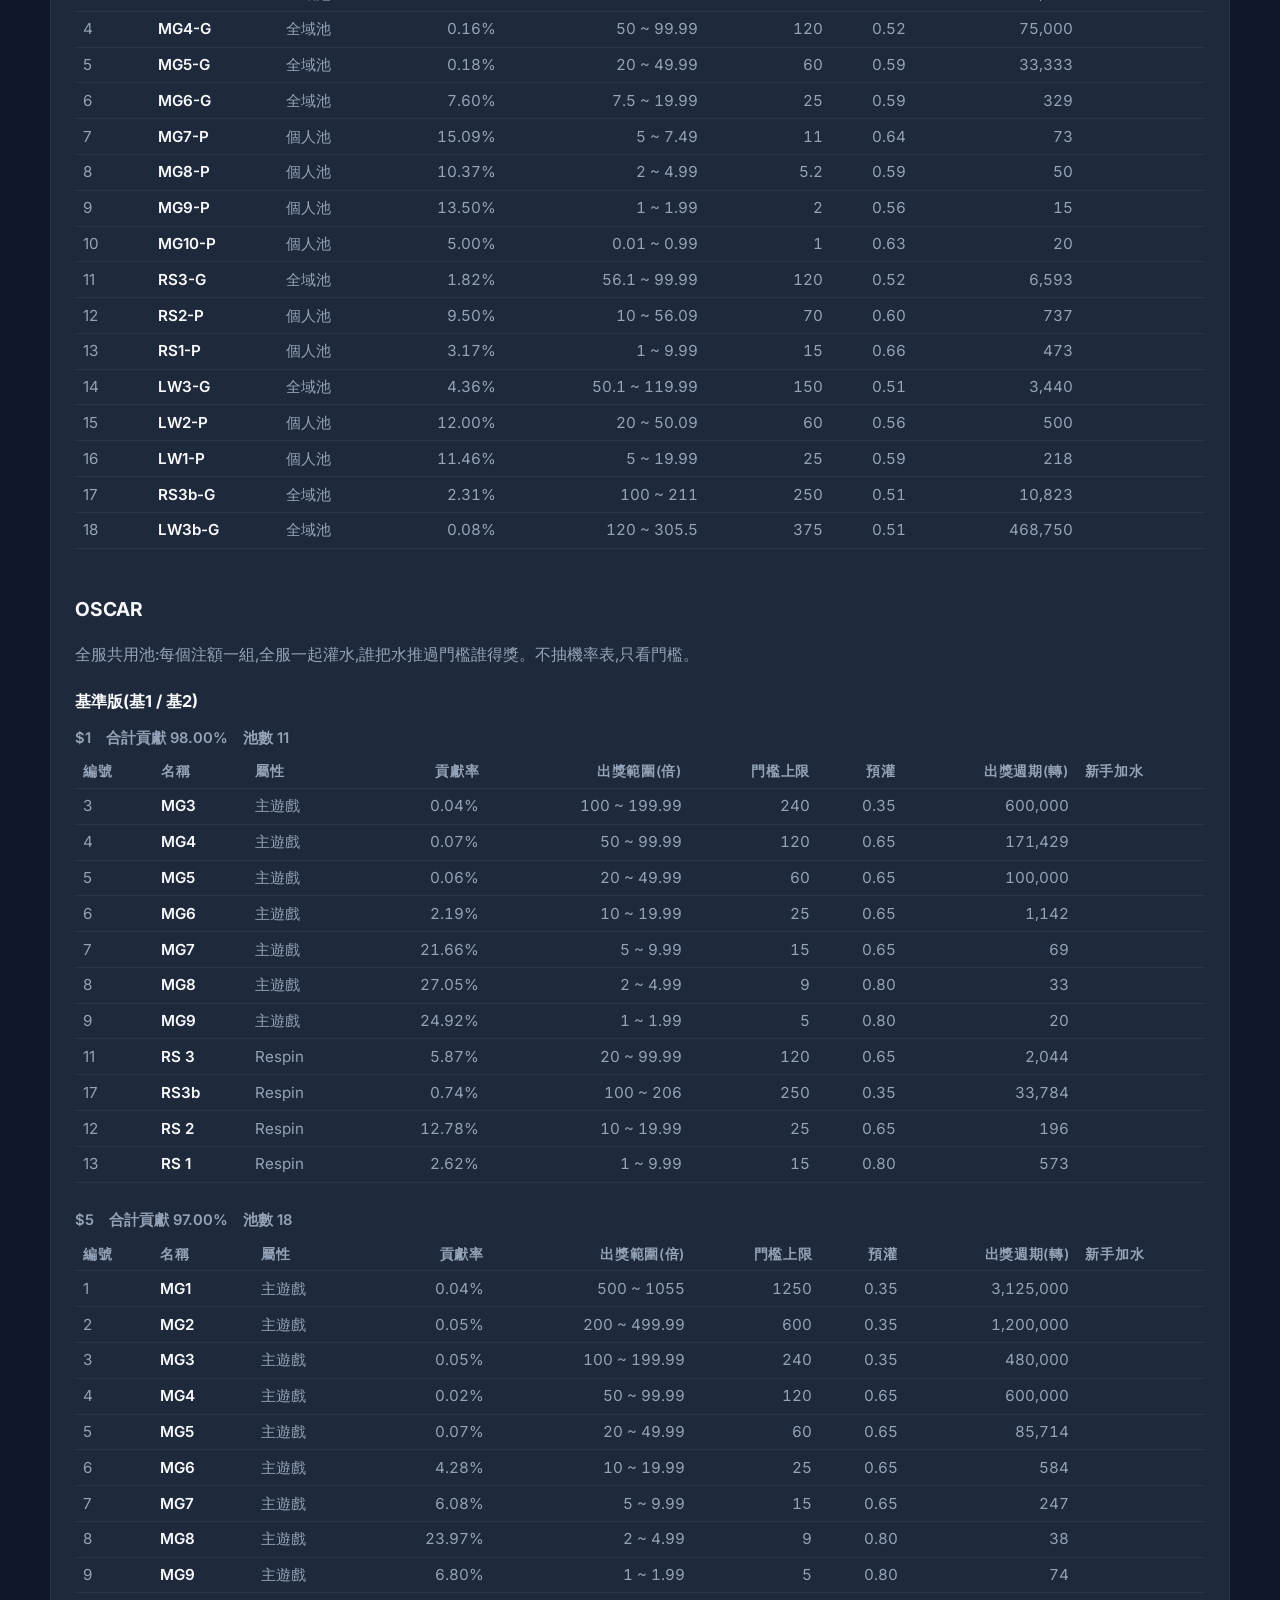
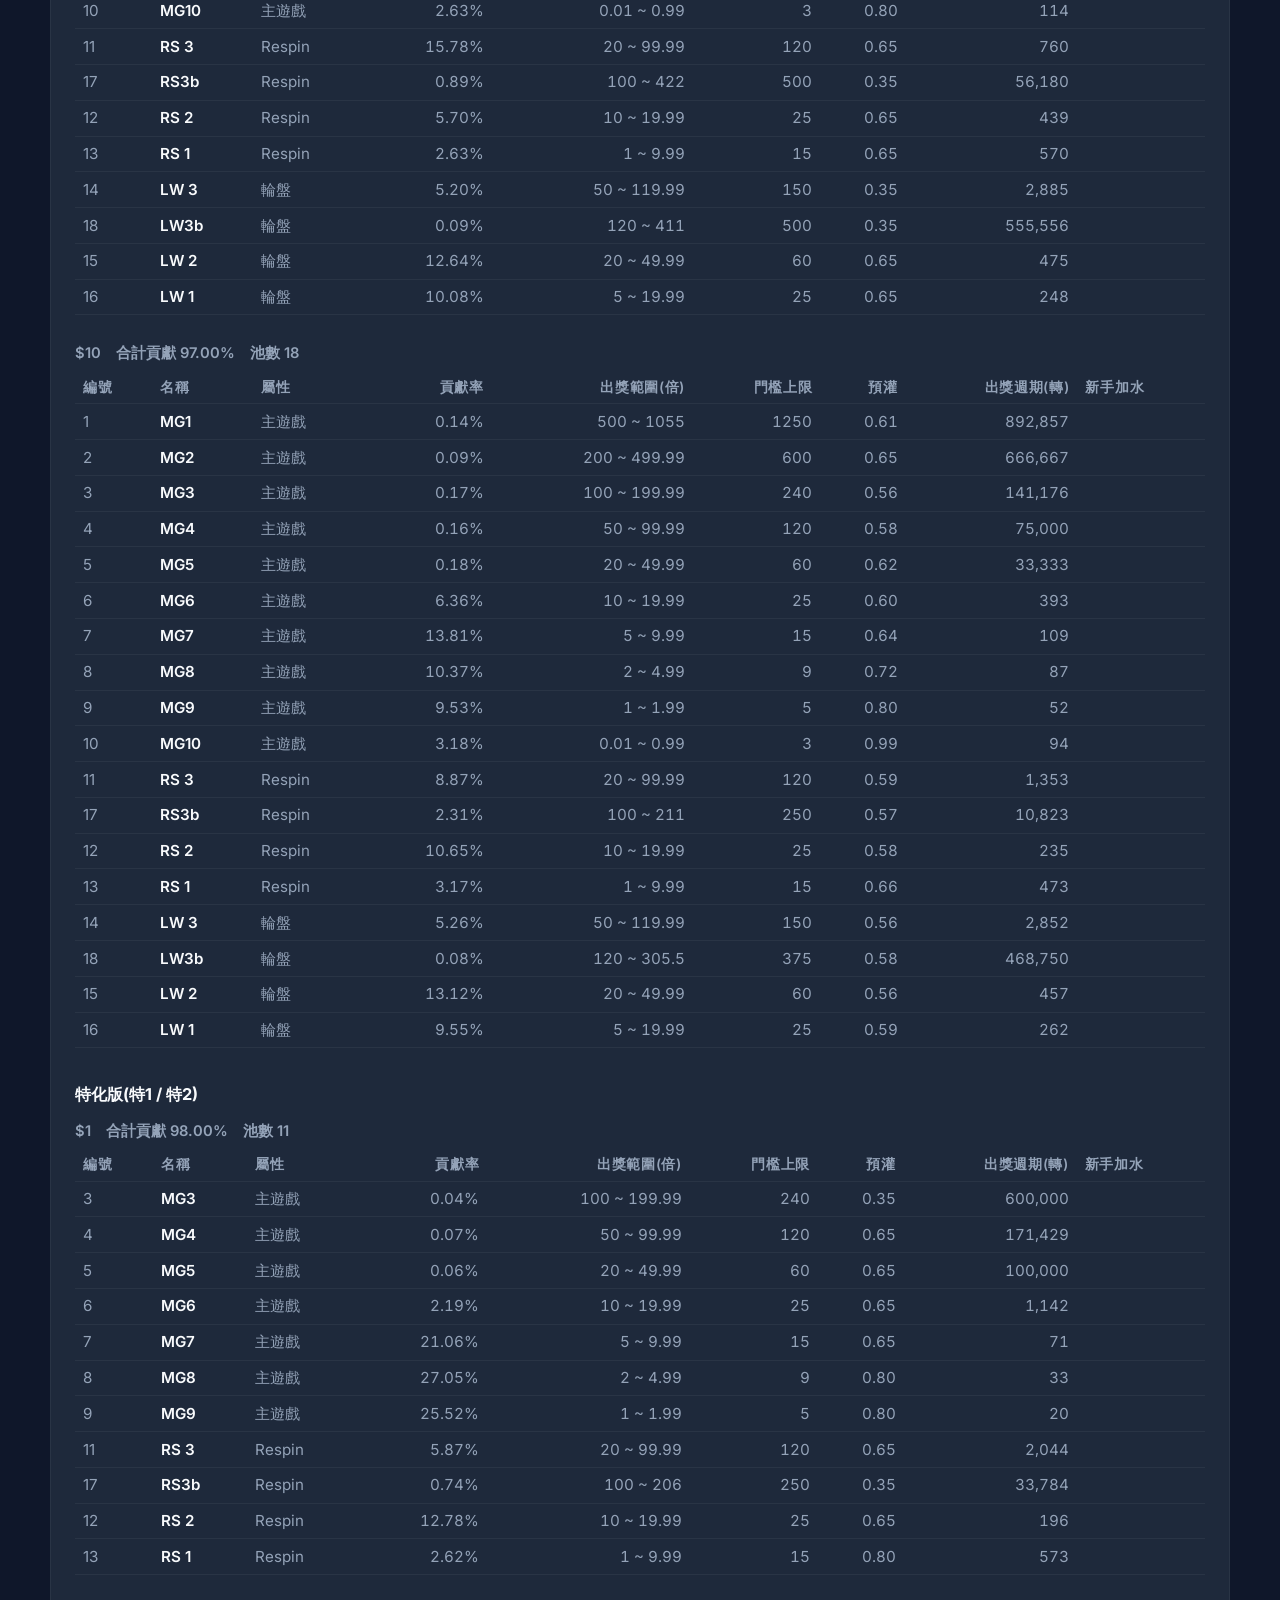
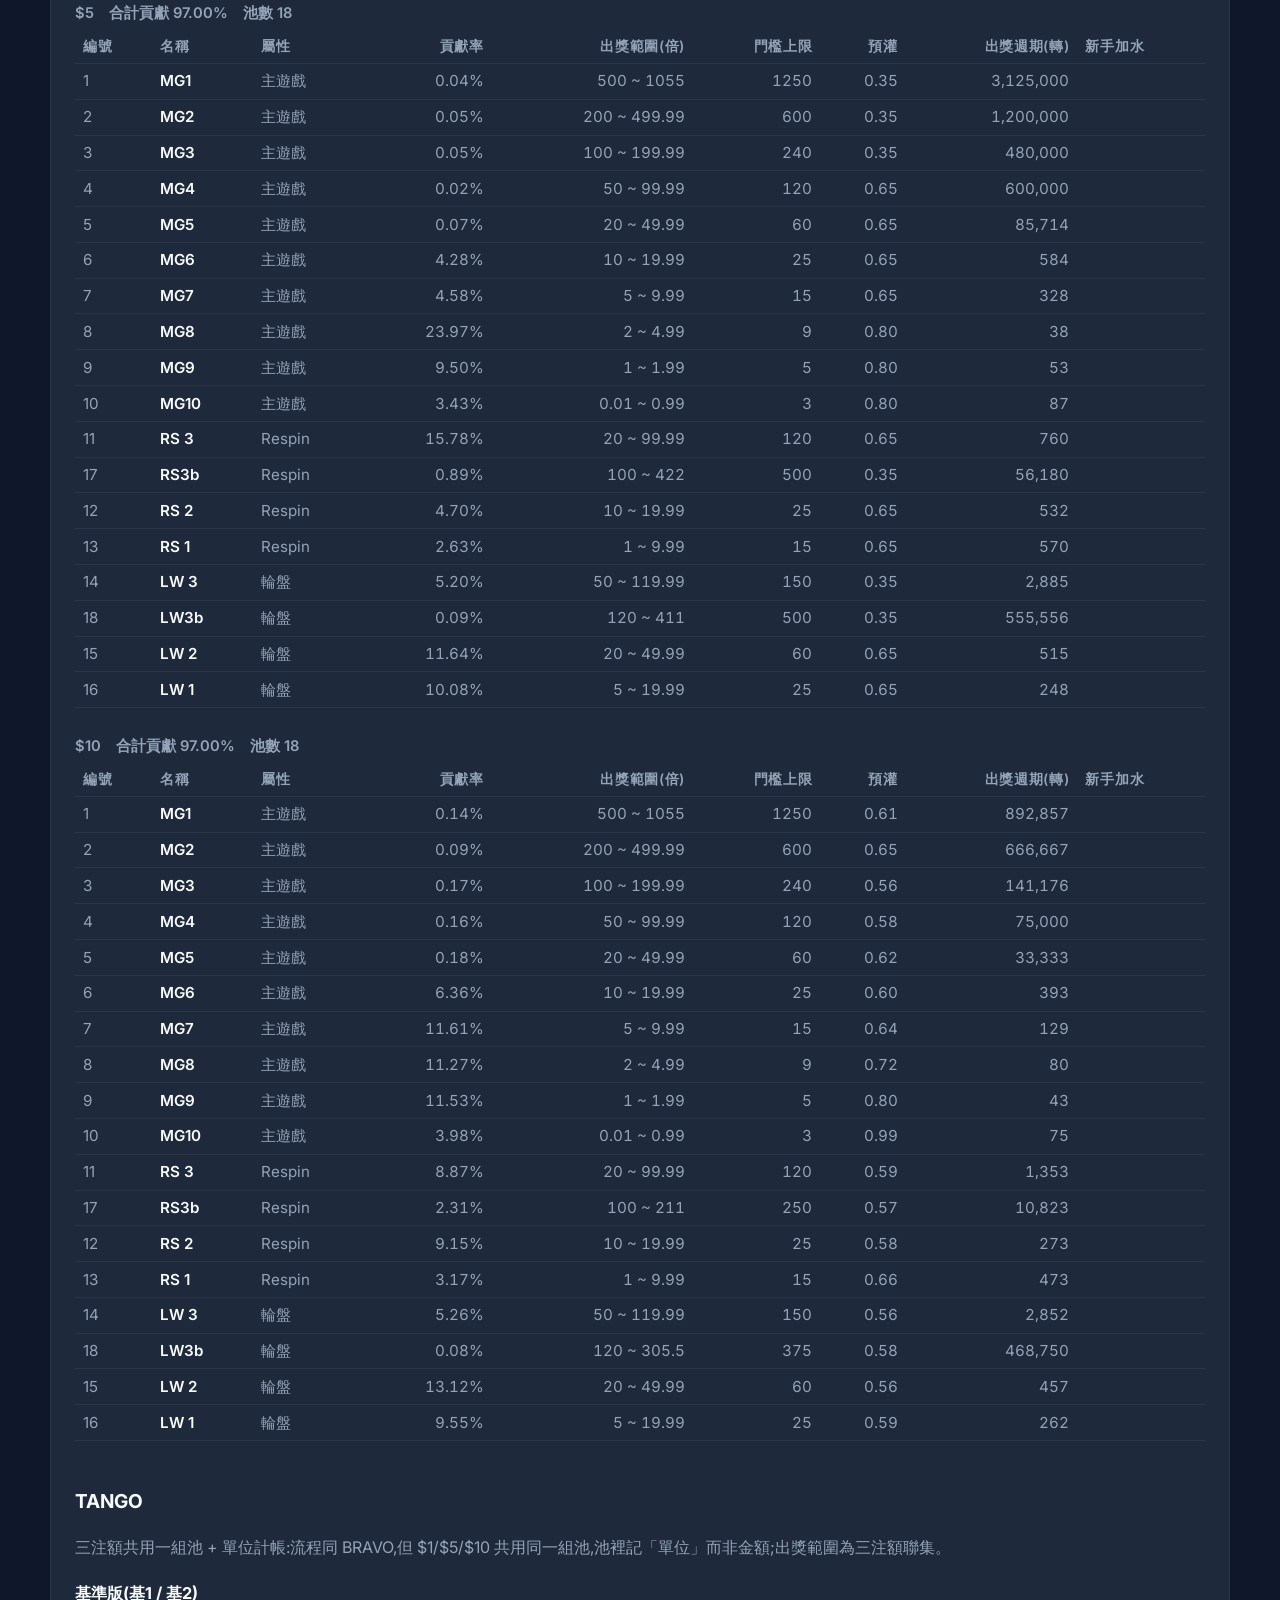
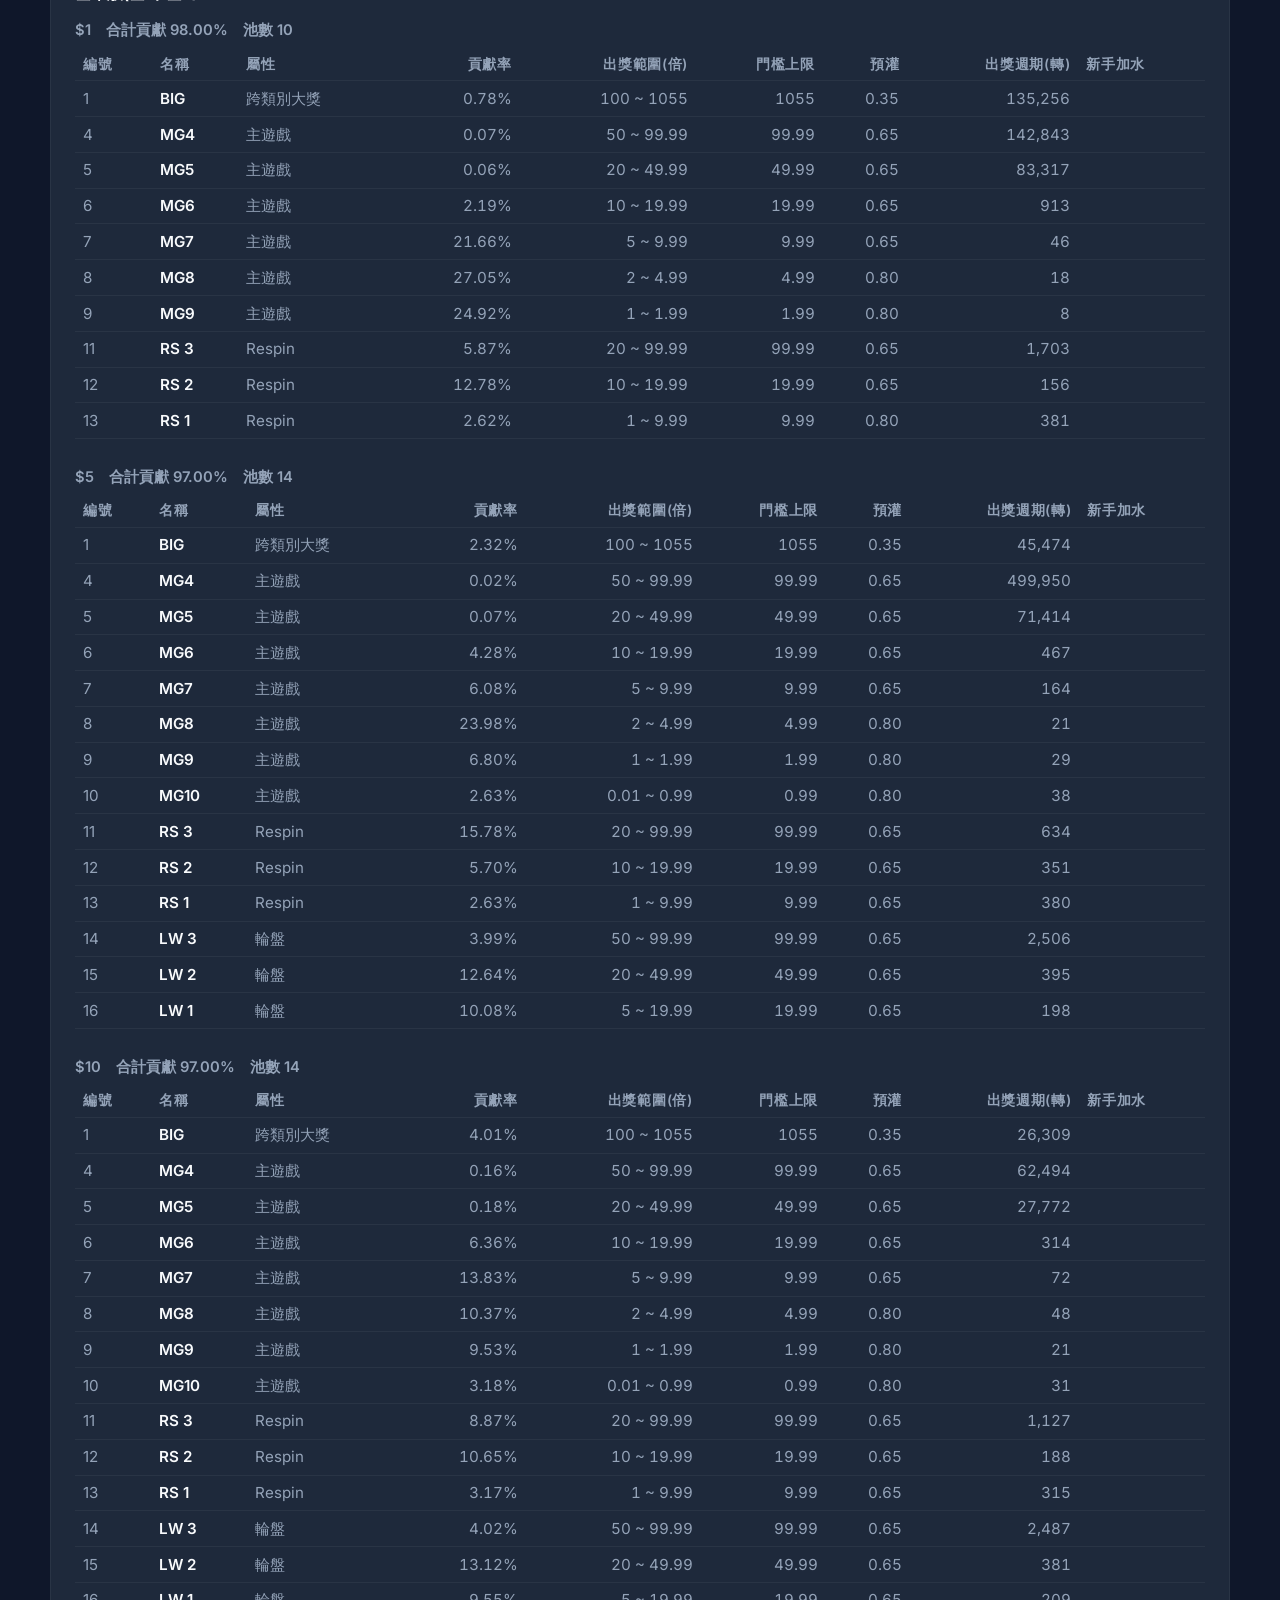
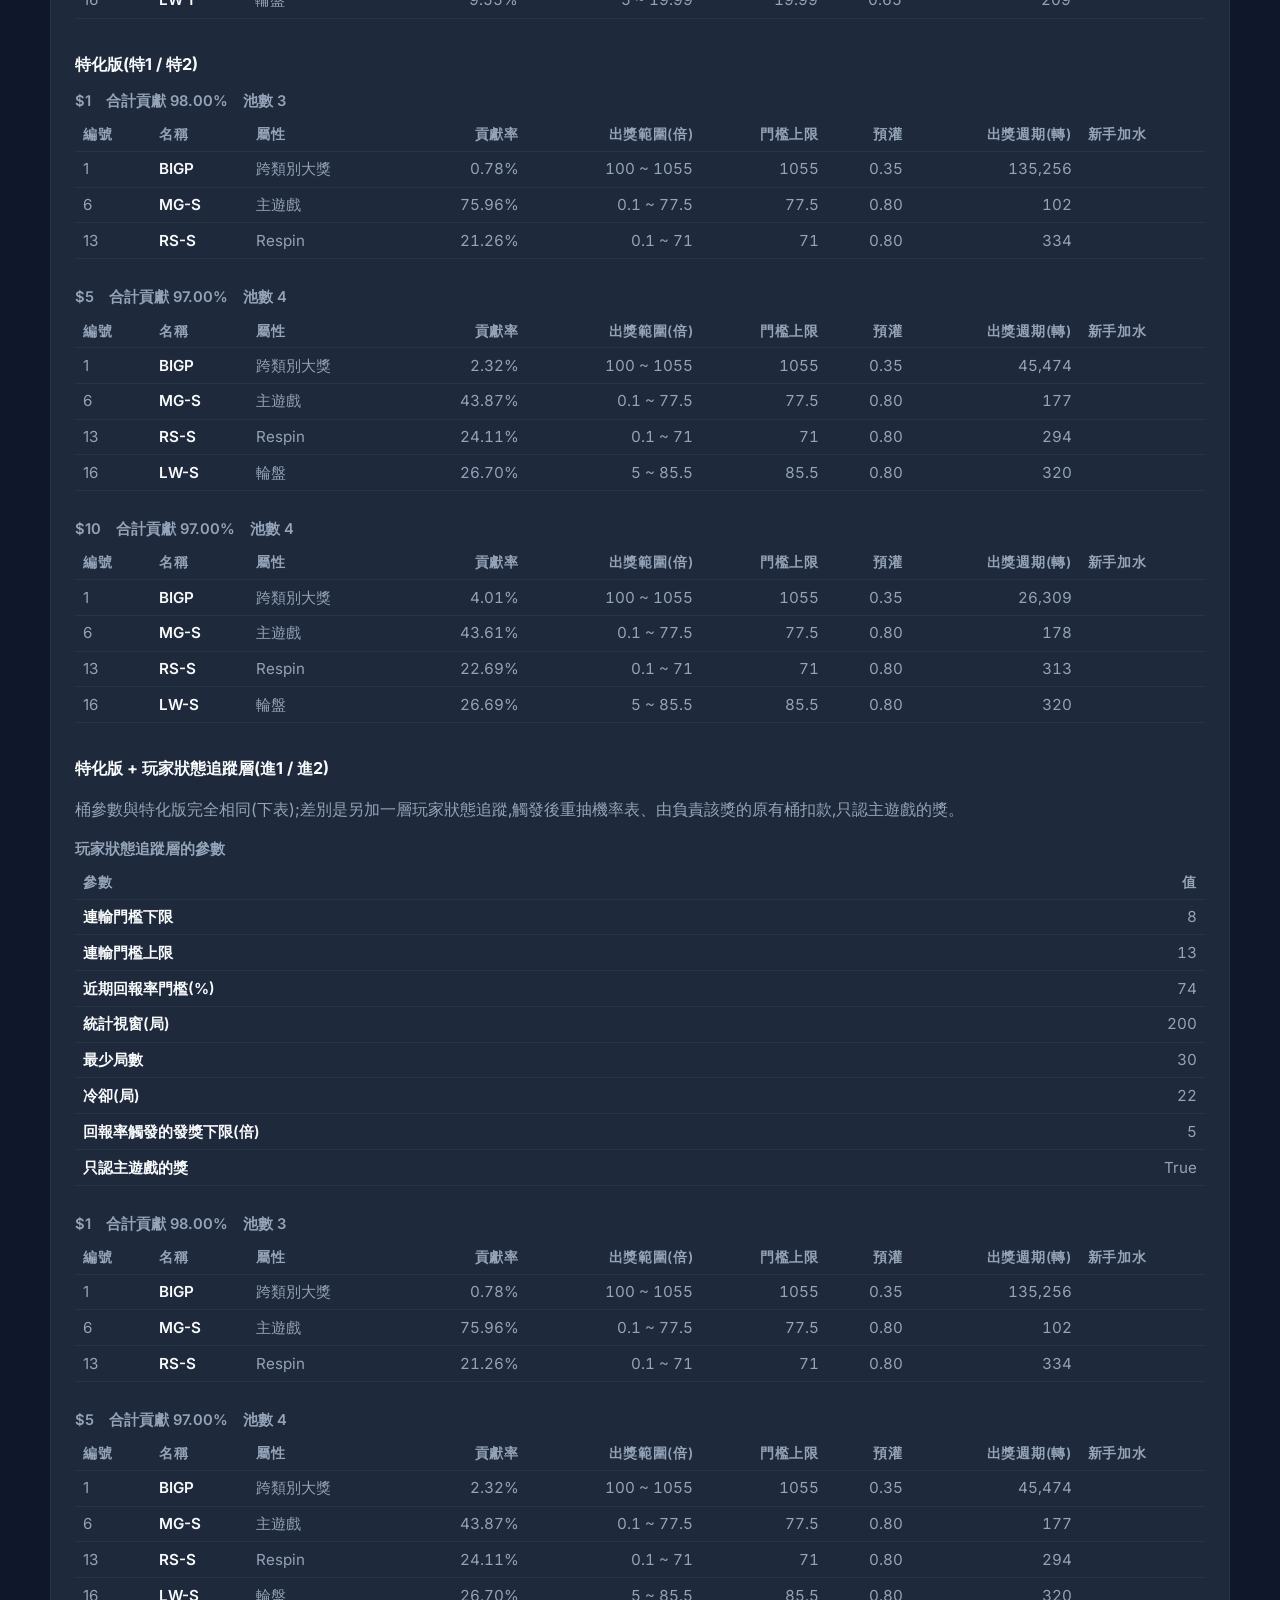
<file: web/params.html>
<!DOCTYPE html>
<html lang="zh-TW">
<head>
    <meta charset="UTF-8">
    <meta name="viewport" content="width=device-width, initial-scale=1.0">
    <title>參數總表 — Detail</title>
    <link href="https://fonts.googleapis.com/css2?family=Inter:wght@400;600;800&display=swap" rel="stylesheet">
    <link rel="stylesheet" href="style.css">
    <style>
        .guide { max-width: 1180px; margin: 0 auto; }
        .guide h2 { margin: 2.2rem 0 .4rem; font-size: 1.2rem; border-bottom: 1px solid var(--border); padding-bottom: .3rem; }
        .guide h3 { margin: 1.4rem 0 .3rem; font-size: 1.02rem; }
        .guide h4 { margin: 1rem 0 .2rem; font-size: .92rem; color: var(--text-secondary); font-weight: 600; }
        .guide p, .guide li, .guide td, .guide th { line-height: 1.7; color: var(--text-secondary); }
        .guide table { width: 100%; margin: .3rem 0 .8rem; font-size: .86rem; }
        .guide th, .guide td { text-align: left; padding: .28rem .5rem; }
        .guide th { white-space: nowrap; }
        .guide td.num, .guide th.num { text-align: right; font-variant-numeric: tabular-nums; white-space: nowrap; }
        .guide .key { color: var(--text-primary); font-weight: 600; }
        .guide .note { border-left: 3px solid var(--accent); padding: .5rem .9rem; margin: .8rem 0;
                       background: rgba(255,255,255,.03); border-radius: 4px; }
        .tablewrap { overflow-x: auto; }
    </style>
</head>
<body>
    <div class="container guide">
        <header>
            <h1>參數總表</h1>
            <p>解盲版:五套方案實際使用的水位參數。本頁由 <code>water_configs</code> 直接產生,等於模擬時跑的設定值。</p>
        </header>

        <div class="chart-container">
            <a href="detail.html">← 詳細版儀表板</a>　|　<a href="flow.html">流程圖</a>　|　<a href="guide-detail.html">解盲版指南</a>　|　<a href="notes.html">AI 觀察筆記</a>

            <p class="note"><strong>怎麼讀這些欄位</strong><br>
            <span class="key">貢獻率</span>:每一轉往這個池加多少水,以注額的百分比表示;同一注額所有池加總 = 該注額的理論回報率。<br>
            <span class="key">出獎範圍</span>:這個池負責哪一段獎金(倍率)。<br>
            <span class="key">門檻上限</span>:發獎門檻的抽取上界。BRAVO / TANGO 不使用門檻(改用「水位達出獎範圍上限就強制發獎」),該欄等於出獎上限。<br>
            <span class="key">預灌</span>:全新啟動(基2 / 特2)時的起始水位比例,公式為 <code>隨機取值[出獎上限, 門檻上限] × 預灌比例</code>。基1 / 特1 不用預灌,改載出廠狀態表。<br>
            <span class="key">出獎週期</span>:門檻上限 ÷ 貢獻率,即水位從零爬到門檻上限所需的轉數上界——數字小代表這個池發得密、數字大代表稀有。注意全域池由同注額所有玩家共同灌水,實際局數要再除以人數。<br>
            <span class="key">新手加水</span>:僅 DELTA 特化版使用,新玩家建池時把該池水位墊高到接近發獎線(從自己水最多的池扣回同量,總水量不變)。</p>

            <h2>ALPHA</h2>
<p>純隨機:直接抽機率表,沒有水位池。四組資料(基1/基2/特1/特2)都是同一份設定,也沒有進1/進2。</p>
<div class="tablewrap"><table><thead><tr><th>注額</th><th class="num">理論回報率</th><th class="num">命中率</th><th class="num">Respin 觸發率</th><th class="num">輪盤觸發率</th></tr></thead><tbody>
<tr><td class="key">$1</td><td class="num">98%</td><td class="num">45%</td><td class="num">2%</td><td class="num">—</td></tr>
<tr><td class="key">$5</td><td class="num">97%</td><td class="num">30%</td><td class="num">2%</td><td class="num">1.5%</td></tr>
<tr><td class="key">$10</td><td class="num">97%</td><td class="num">30%</td><td class="num">2%</td><td class="num">1.5%</td></tr>
</tbody></table></div>
<p>以上為機率表本身的精確值(權重表計算,非模擬量測)。ALPHA 沒有可調參數。</p>
<h2>BRAVO</h2>
<p>先抽再檢查:抽中獎後看對應池付不付得起,付不起改判 0 分;池水位達「出獎範圍上限」時強制發獎(重抽機率表直到抽出該範圍的獎)。每個注額一組池。</p>
<h3>基準版(基1 / 基2)</h3><h4>$1　合計貢獻 98.00%　池數 10</h4><div class="tablewrap"><table><thead><tr><th>編號</th><th>名稱</th><th>屬性</th><th class='num'>貢獻率</th><th class='num'>出獎範圍(倍)</th><th class='num'>門檻上限</th><th class='num'>預灌</th><th class='num'>出獎週期(轉)</th><th>新手加水</th></tr></thead><tbody><tr><td>1</td><td class='key'>BIG</td><td>跨類別大獎</td><td class='num'>0.78%</td><td class='num'>100 ~ 206</td><td class='num'>206</td><td class='num'>0.35</td><td class='num'>26,410</td><td></td></tr><tr><td>4</td><td class='key'>MG4</td><td>主遊戲</td><td class='num'>0.07%</td><td class='num'>50 ~ 99.99</td><td class='num'>99.99</td><td class='num'>0.65</td><td class='num'>142,843</td><td></td></tr><tr><td>5</td><td class='key'>MG5</td><td>主遊戲</td><td class='num'>0.06%</td><td class='num'>20 ~ 49.99</td><td class='num'>49.99</td><td class='num'>0.65</td><td class='num'>83,317</td><td></td></tr><tr><td>6</td><td class='key'>MG6</td><td>主遊戲</td><td class='num'>2.19%</td><td class='num'>10 ~ 19.99</td><td class='num'>19.99</td><td class='num'>0.65</td><td class='num'>913</td><td></td></tr><tr><td>7</td><td class='key'>MG7</td><td>主遊戲</td><td class='num'>21.66%</td><td class='num'>5 ~ 9.99</td><td class='num'>9.99</td><td class='num'>0.65</td><td class='num'>46</td><td></td></tr><tr><td>8</td><td class='key'>MG8</td><td>主遊戲</td><td class='num'>27.05%</td><td class='num'>2 ~ 4.99</td><td class='num'>4.99</td><td class='num'>0.80</td><td class='num'>18</td><td></td></tr><tr><td>9</td><td class='key'>MG9</td><td>主遊戲</td><td class='num'>24.92%</td><td class='num'>1 ~ 1.99</td><td class='num'>1.99</td><td class='num'>0.80</td><td class='num'>8</td><td></td></tr><tr><td>11</td><td class='key'>RS 3</td><td>Respin</td><td class='num'>5.87%</td><td class='num'>20 ~ 99.99</td><td class='num'>99.99</td><td class='num'>0.65</td><td class='num'>1,703</td><td></td></tr><tr><td>12</td><td class='key'>RS 2</td><td>Respin</td><td class='num'>12.78%</td><td class='num'>10 ~ 19.99</td><td class='num'>19.99</td><td class='num'>0.65</td><td class='num'>156</td><td></td></tr><tr><td>13</td><td class='key'>RS 1</td><td>Respin</td><td class='num'>2.62%</td><td class='num'>1 ~ 9.99</td><td class='num'>9.99</td><td class='num'>0.80</td><td class='num'>381</td><td></td></tr></tbody></table></div><h4>$5　合計貢獻 97.00%　池數 14</h4><div class="tablewrap"><table><thead><tr><th>編號</th><th>名稱</th><th>屬性</th><th class='num'>貢獻率</th><th class='num'>出獎範圍(倍)</th><th class='num'>門檻上限</th><th class='num'>預灌</th><th class='num'>出獎週期(轉)</th><th>新手加水</th></tr></thead><tbody><tr><td>1</td><td class='key'>BIG</td><td>跨類別大獎</td><td class='num'>2.32%</td><td class='num'>100 ~ 1055</td><td class='num'>1055</td><td class='num'>0.35</td><td class='num'>45,474</td><td></td></tr><tr><td>4</td><td class='key'>MG4</td><td>主遊戲</td><td class='num'>0.02%</td><td class='num'>50 ~ 99.99</td><td class='num'>99.99</td><td class='num'>0.65</td><td class='num'>499,950</td><td></td></tr><tr><td>5</td><td class='key'>MG5</td><td>主遊戲</td><td class='num'>0.07%</td><td class='num'>20 ~ 49.99</td><td class='num'>49.99</td><td class='num'>0.65</td><td class='num'>71,414</td><td></td></tr><tr><td>6</td><td class='key'>MG6</td><td>主遊戲</td><td class='num'>4.28%</td><td class='num'>10 ~ 19.99</td><td class='num'>19.99</td><td class='num'>0.65</td><td class='num'>467</td><td></td></tr><tr><td>7</td><td class='key'>MG7</td><td>主遊戲</td><td class='num'>6.08%</td><td class='num'>5 ~ 9.99</td><td class='num'>9.99</td><td class='num'>0.65</td><td class='num'>164</td><td></td></tr><tr><td>8</td><td class='key'>MG8</td><td>主遊戲</td><td class='num'>23.98%</td><td class='num'>2 ~ 4.99</td><td class='num'>4.99</td><td class='num'>0.80</td><td class='num'>21</td><td></td></tr><tr><td>9</td><td class='key'>MG9</td><td>主遊戲</td><td class='num'>6.80%</td><td class='num'>1 ~ 1.99</td><td class='num'>1.99</td><td class='num'>0.80</td><td class='num'>29</td><td></td></tr><tr><td>10</td><td class='key'>MG10</td><td>主遊戲</td><td class='num'>2.63%</td><td class='num'>0.01 ~ 0.99</td><td class='num'>0.99</td><td class='num'>0.80</td><td class='num'>38</td><td></td></tr><tr><td>11</td><td class='key'>RS 3</td><td>Respin</td><td class='num'>15.78%</td><td class='num'>20 ~ 99.99</td><td class='num'>99.99</td><td class='num'>0.65</td><td class='num'>634</td><td></td></tr><tr><td>12</td><td class='key'>RS 2</td><td>Respin</td><td class='num'>5.70%</td><td class='num'>10 ~ 19.99</td><td class='num'>19.99</td><td class='num'>0.65</td><td class='num'>351</td><td></td></tr><tr><td>13</td><td class='key'>RS 1</td><td>Respin</td><td class='num'>2.63%</td><td class='num'>1 ~ 9.99</td><td class='num'>9.99</td><td class='num'>0.65</td><td class='num'>380</td><td></td></tr><tr><td>14</td><td class='key'>LW 3</td><td>輪盤</td><td class='num'>3.99%</td><td class='num'>50 ~ 99.99</td><td class='num'>99.99</td><td class='num'>0.65</td><td class='num'>2,506</td><td></td></tr><tr><td>15</td><td class='key'>LW 2</td><td>輪盤</td><td class='num'>12.64%</td><td class='num'>20 ~ 49.99</td><td class='num'>49.99</td><td class='num'>0.65</td><td class='num'>395</td><td></td></tr><tr><td>16</td><td class='key'>LW 1</td><td>輪盤</td><td class='num'>10.08%</td><td class='num'>5 ~ 19.99</td><td class='num'>19.99</td><td class='num'>0.65</td><td class='num'>198</td><td></td></tr></tbody></table></div><h4>$10　合計貢獻 97.00%　池數 14</h4><div class="tablewrap"><table><thead><tr><th>編號</th><th>名稱</th><th>屬性</th><th class='num'>貢獻率</th><th class='num'>出獎範圍(倍)</th><th class='num'>門檻上限</th><th class='num'>預灌</th><th class='num'>出獎週期(轉)</th><th>新手加水</th></tr></thead><tbody><tr><td>1</td><td class='key'>BIG</td><td>跨類別大獎</td><td class='num'>4.01%</td><td class='num'>100 ~ 1055</td><td class='num'>1055</td><td class='num'>0.43</td><td class='num'>26,309</td><td></td></tr><tr><td>4</td><td class='key'>MG4</td><td>主遊戲</td><td class='num'>0.16%</td><td class='num'>50 ~ 99.99</td><td class='num'>99.99</td><td class='num'>0.59</td><td class='num'>62,494</td><td></td></tr><tr><td>5</td><td class='key'>MG5</td><td>主遊戲</td><td class='num'>0.18%</td><td class='num'>20 ~ 49.99</td><td class='num'>49.99</td><td class='num'>0.53</td><td class='num'>27,772</td><td></td></tr><tr><td>6</td><td class='key'>MG6</td><td>主遊戲</td><td class='num'>6.36%</td><td class='num'>10 ~ 19.99</td><td class='num'>19.99</td><td class='num'>0.53</td><td class='num'>314</td><td></td></tr><tr><td>7</td><td class='key'>MG7</td><td>主遊戲</td><td class='num'>13.83%</td><td class='num'>5 ~ 9.99</td><td class='num'>9.99</td><td class='num'>0.40</td><td class='num'>72</td><td></td></tr><tr><td>8</td><td class='key'>MG8</td><td>主遊戲</td><td class='num'>10.37%</td><td class='num'>2 ~ 4.99</td><td class='num'>4.99</td><td class='num'>0.37</td><td class='num'>48</td><td></td></tr><tr><td>9</td><td class='key'>MG9</td><td>主遊戲</td><td class='num'>9.53%</td><td class='num'>1 ~ 1.99</td><td class='num'>1.99</td><td class='num'>0.72</td><td class='num'>21</td><td></td></tr><tr><td>10</td><td class='key'>MG10</td><td>主遊戲</td><td class='num'>3.18%</td><td class='num'>0.01 ~ 0.99</td><td class='num'>0.99</td><td class='num'>0.44</td><td class='num'>31</td><td></td></tr><tr><td>11</td><td class='key'>RS 3</td><td>Respin</td><td class='num'>8.87%</td><td class='num'>20 ~ 99.99</td><td class='num'>99.99</td><td class='num'>0.66</td><td class='num'>1,127</td><td></td></tr><tr><td>12</td><td class='key'>RS 2</td><td>Respin</td><td class='num'>10.65%</td><td class='num'>10 ~ 19.99</td><td class='num'>19.99</td><td class='num'>0.61</td><td class='num'>188</td><td></td></tr><tr><td>13</td><td class='key'>RS 1</td><td>Respin</td><td class='num'>3.17%</td><td class='num'>1 ~ 9.99</td><td class='num'>9.99</td><td class='num'>0.38</td><td class='num'>315</td><td></td></tr><tr><td>14</td><td class='key'>LW 3</td><td>輪盤</td><td class='num'>4.02%</td><td class='num'>50 ~ 99.99</td><td class='num'>99.99</td><td class='num'>0.87</td><td class='num'>2,487</td><td></td></tr><tr><td>15</td><td class='key'>LW 2</td><td>輪盤</td><td class='num'>13.12%</td><td class='num'>20 ~ 49.99</td><td class='num'>49.99</td><td class='num'>0.52</td><td class='num'>381</td><td></td></tr><tr><td>16</td><td class='key'>LW 1</td><td>輪盤</td><td class='num'>9.55%</td><td class='num'>5 ~ 19.99</td><td class='num'>19.99</td><td class='num'>0.64</td><td class='num'>209</td><td></td></tr></tbody></table></div>
<h3>特化版(特1 / 特2)</h3><h4>$1　合計貢獻 98.00%　池數 3</h4><div class="tablewrap"><table><thead><tr><th>編號</th><th>名稱</th><th>屬性</th><th class='num'>貢獻率</th><th class='num'>出獎範圍(倍)</th><th class='num'>門檻上限</th><th class='num'>預灌</th><th class='num'>出獎週期(轉)</th><th>新手加水</th></tr></thead><tbody><tr><td>1</td><td class='key'>BIGP</td><td>跨類別大獎</td><td class='num'>0.78%</td><td class='num'>100 ~ 206</td><td class='num'>206</td><td class='num'>0.35</td><td class='num'>26,410</td><td></td></tr><tr><td>6</td><td class='key'>MG-S</td><td>主遊戲</td><td class='num'>75.96%</td><td class='num'>1 ~ 75</td><td class='num'>75</td><td class='num'>0.80</td><td class='num'>99</td><td></td></tr><tr><td>13</td><td class='key'>RS-S</td><td>Respin</td><td class='num'>21.26%</td><td class='num'>1 ~ 70</td><td class='num'>70</td><td class='num'>0.80</td><td class='num'>329</td><td></td></tr></tbody></table></div><h4>$5　合計貢獻 97.00%　池數 4</h4><div class="tablewrap"><table><thead><tr><th>編號</th><th>名稱</th><th>屬性</th><th class='num'>貢獻率</th><th class='num'>出獎範圍(倍)</th><th class='num'>門檻上限</th><th class='num'>預灌</th><th class='num'>出獎週期(轉)</th><th>新手加水</th></tr></thead><tbody><tr><td>1</td><td class='key'>BIGP</td><td>跨類別大獎</td><td class='num'>2.32%</td><td class='num'>100 ~ 1055</td><td class='num'>1055</td><td class='num'>0.35</td><td class='num'>45,474</td><td></td></tr><tr><td>6</td><td class='key'>MG-S</td><td>主遊戲</td><td class='num'>43.87%</td><td class='num'>0.2 ~ 62</td><td class='num'>62</td><td class='num'>0.80</td><td class='num'>141</td><td></td></tr><tr><td>13</td><td class='key'>RS-S</td><td>Respin</td><td class='num'>24.11%</td><td class='num'>0.2 ~ 62</td><td class='num'>62</td><td class='num'>0.80</td><td class='num'>257</td><td></td></tr><tr><td>16</td><td class='key'>LW-S</td><td>輪盤</td><td class='num'>26.70%</td><td class='num'>5 ~ 81</td><td class='num'>81</td><td class='num'>0.80</td><td class='num'>303</td><td></td></tr></tbody></table></div><h4>$10　合計貢獻 97.00%　池數 4</h4><div class="tablewrap"><table><thead><tr><th>編號</th><th>名稱</th><th>屬性</th><th class='num'>貢獻率</th><th class='num'>出獎範圍(倍)</th><th class='num'>門檻上限</th><th class='num'>預灌</th><th class='num'>出獎週期(轉)</th><th>新手加水</th></tr></thead><tbody><tr><td>1</td><td class='key'>BIGP</td><td>跨類別大獎</td><td class='num'>4.01%</td><td class='num'>100 ~ 1055</td><td class='num'>1055</td><td class='num'>0.35</td><td class='num'>26,309</td><td></td></tr><tr><td>6</td><td class='key'>MG-S</td><td>主遊戲</td><td class='num'>43.61%</td><td class='num'>0.1 ~ 77.5</td><td class='num'>77.5</td><td class='num'>0.80</td><td class='num'>178</td><td></td></tr><tr><td>13</td><td class='key'>RS-S</td><td>Respin</td><td class='num'>22.69%</td><td class='num'>0.1 ~ 71</td><td class='num'>71</td><td class='num'>0.80</td><td class='num'>313</td><td></td></tr><tr><td>16</td><td class='key'>LW-S</td><td>輪盤</td><td class='num'>26.69%</td><td class='num'>5 ~ 85.5</td><td class='num'>85.5</td><td class='num'>0.80</td><td class='num'>320</td><td></td></tr></tbody></table></div>
<h3>特化版 + 玩家狀態追蹤層(進1 / 進2)</h3><p>桶參數與特化版完全相同(下表);差別是另加一層玩家狀態追蹤,觸發後重抽機率表、由負責該獎的原有桶扣款,只認主遊戲的獎。</p><h4>玩家狀態追蹤層的參數</h4><div class="tablewrap"><table><thead><tr><th>參數</th><th class='num'>值</th></tr></thead><tbody><tr><td class='key'>連輸門檻下限</td><td class='num'>8</td></tr><tr><td class='key'>連輸門檻上限</td><td class='num'>13</td></tr><tr><td class='key'>近期回報率門檻(%)</td><td class='num'>74</td></tr><tr><td class='key'>統計視窗(局)</td><td class='num'>200</td></tr><tr><td class='key'>最少局數</td><td class='num'>30</td></tr><tr><td class='key'>冷卻(局)</td><td class='num'>22</td></tr><tr><td class='key'>回報率觸發的發獎下限(倍)</td><td class='num'>5</td></tr><tr><td class='key'>只認主遊戲的獎</td><td class='num'>True</td></tr></tbody></table></div><h4>$1　合計貢獻 98.00%　池數 3</h4><div class="tablewrap"><table><thead><tr><th>編號</th><th>名稱</th><th>屬性</th><th class='num'>貢獻率</th><th class='num'>出獎範圍(倍)</th><th class='num'>門檻上限</th><th class='num'>預灌</th><th class='num'>出獎週期(轉)</th><th>新手加水</th></tr></thead><tbody><tr><td>1</td><td class='key'>BIGP</td><td>跨類別大獎</td><td class='num'>0.78%</td><td class='num'>100 ~ 206</td><td class='num'>206</td><td class='num'>0.35</td><td class='num'>26,410</td><td></td></tr><tr><td>6</td><td class='key'>MG-S</td><td>主遊戲</td><td class='num'>75.96%</td><td class='num'>1 ~ 75</td><td class='num'>75</td><td class='num'>0.80</td><td class='num'>99</td><td></td></tr><tr><td>13</td><td class='key'>RS-S</td><td>Respin</td><td class='num'>21.26%</td><td class='num'>1 ~ 70</td><td class='num'>70</td><td class='num'>0.80</td><td class='num'>329</td><td></td></tr></tbody></table></div><h4>$5　合計貢獻 97.00%　池數 4</h4><div class="tablewrap"><table><thead><tr><th>編號</th><th>名稱</th><th>屬性</th><th class='num'>貢獻率</th><th class='num'>出獎範圍(倍)</th><th class='num'>門檻上限</th><th class='num'>預灌</th><th class='num'>出獎週期(轉)</th><th>新手加水</th></tr></thead><tbody><tr><td>1</td><td class='key'>BIGP</td><td>跨類別大獎</td><td class='num'>2.32%</td><td class='num'>100 ~ 1055</td><td class='num'>1055</td><td class='num'>0.35</td><td class='num'>45,474</td><td></td></tr><tr><td>6</td><td class='key'>MG-S</td><td>主遊戲</td><td class='num'>43.87%</td><td class='num'>0.2 ~ 62</td><td class='num'>62</td><td class='num'>0.80</td><td class='num'>141</td><td></td></tr><tr><td>13</td><td class='key'>RS-S</td><td>Respin</td><td class='num'>24.11%</td><td class='num'>0.2 ~ 62</td><td class='num'>62</td><td class='num'>0.80</td><td class='num'>257</td><td></td></tr><tr><td>16</td><td class='key'>LW-S</td><td>輪盤</td><td class='num'>26.70%</td><td class='num'>5 ~ 81</td><td class='num'>81</td><td class='num'>0.80</td><td class='num'>303</td><td></td></tr></tbody></table></div><h4>$10　合計貢獻 97.00%　池數 4</h4><div class="tablewrap"><table><thead><tr><th>編號</th><th>名稱</th><th>屬性</th><th class='num'>貢獻率</th><th class='num'>出獎範圍(倍)</th><th class='num'>門檻上限</th><th class='num'>預灌</th><th class='num'>出獎週期(轉)</th><th>新手加水</th></tr></thead><tbody><tr><td>1</td><td class='key'>BIGP</td><td>跨類別大獎</td><td class='num'>4.01%</td><td class='num'>100 ~ 1055</td><td class='num'>1055</td><td class='num'>0.35</td><td class='num'>26,309</td><td></td></tr><tr><td>6</td><td class='key'>MG-S</td><td>主遊戲</td><td class='num'>43.61%</td><td class='num'>0.1 ~ 77.5</td><td class='num'>77.5</td><td class='num'>0.80</td><td class='num'>178</td><td></td></tr><tr><td>13</td><td class='key'>RS-S</td><td>Respin</td><td class='num'>22.69%</td><td class='num'>0.1 ~ 71</td><td class='num'>71</td><td class='num'>0.80</td><td class='num'>313</td><td></td></tr><tr><td>16</td><td class='key'>LW-S</td><td>輪盤</td><td class='num'>26.69%</td><td class='num'>5 ~ 85.5</td><td class='num'>85.5</td><td class='num'>0.80</td><td class='num'>320</td><td></td></tr></tbody></table></div>
<h2>DELTA</h2>
<p>個人池 + 全域池:scope=personal 每位玩家一組(負責小獎)、scope=global 同注額全服共用(負責大獎)。不抽機率表,完全看水位是否達門檻。</p>
<h3>基準版(基1 / 基2)</h3><h4>$1　合計貢獻 98.00%　池數 12　全域 16.99%(17.3%)/ 個人 81.01%(82.7%)</h4><div class="tablewrap"><table><thead><tr><th>編號</th><th>名稱</th><th>屬性</th><th class='num'>貢獻率</th><th class='num'>出獎範圍(倍)</th><th class='num'>門檻上限</th><th class='num'>預灌</th><th class='num'>出獎週期(轉)</th><th>新手加水</th></tr></thead><tbody><tr><td>2</td><td class='key'>MG2-G</td><td>全域池</td><td class='num'>11.32%</td><td class='num'>5 ~ 9.99</td><td class='num'>15</td><td class='num'>0.65</td><td class='num'>133</td><td></td></tr><tr><td>3</td><td class='key'>MG3-G</td><td>全域池</td><td class='num'>0.04%</td><td class='num'>100 ~ 199.99</td><td class='num'>240</td><td class='num'>0.35</td><td class='num'>600,000</td><td></td></tr><tr><td>4</td><td class='key'>MG4-G</td><td>全域池</td><td class='num'>0.07%</td><td class='num'>50 ~ 99.99</td><td class='num'>120</td><td class='num'>0.65</td><td class='num'>171,429</td><td></td></tr><tr><td>5</td><td class='key'>MG5-G</td><td>全域池</td><td class='num'>0.06%</td><td class='num'>20 ~ 49.99</td><td class='num'>60</td><td class='num'>0.65</td><td class='num'>100,000</td><td></td></tr><tr><td>6</td><td class='key'>MG6-G</td><td>全域池</td><td class='num'>2.19%</td><td class='num'>10 ~ 19.99</td><td class='num'>25</td><td class='num'>0.65</td><td class='num'>1,142</td><td></td></tr><tr><td>7</td><td class='key'>MG7-P</td><td>個人池</td><td class='num'>10.34%</td><td class='num'>5 ~ 9.99</td><td class='num'>15</td><td class='num'>0.65</td><td class='num'>145</td><td></td></tr><tr><td>8</td><td class='key'>MG8-P</td><td>個人池</td><td class='num'>27.06%</td><td class='num'>2 ~ 4.99</td><td class='num'>9</td><td class='num'>0.80</td><td class='num'>33</td><td></td></tr><tr><td>9</td><td class='key'>MG9-P</td><td>個人池</td><td class='num'>24.92%</td><td class='num'>1 ~ 1.99</td><td class='num'>5</td><td class='num'>0.80</td><td class='num'>20</td><td></td></tr><tr><td>11</td><td class='key'>RS3-G</td><td>全域池</td><td class='num'>2.57%</td><td class='num'>52 ~ 99.99</td><td class='num'>120</td><td class='num'>0.65</td><td class='num'>4,669</td><td></td></tr><tr><td>17</td><td class='key'>RS3b-G</td><td>全域池</td><td class='num'>0.74%</td><td class='num'>100 ~ 206</td><td class='num'>250</td><td class='num'>0.35</td><td class='num'>33,784</td><td></td></tr><tr><td>12</td><td class='key'>RS2-P</td><td>個人池</td><td class='num'>16.07%</td><td class='num'>10 ~ 51.99</td><td class='num'>65</td><td class='num'>0.65</td><td class='num'>404</td><td></td></tr><tr><td>13</td><td class='key'>RS1-P</td><td>個人池</td><td class='num'>2.62%</td><td class='num'>1 ~ 9.99</td><td class='num'>15</td><td class='num'>0.80</td><td class='num'>573</td><td></td></tr></tbody></table></div><h4>$5　合計貢獻 97.00%　池數 18　全域 16.54%(17.1%)/ 個人 80.46%(82.9%)</h4><div class="tablewrap"><table><thead><tr><th>編號</th><th>名稱</th><th>屬性</th><th class='num'>貢獻率</th><th class='num'>出獎範圍(倍)</th><th class='num'>門檻上限</th><th class='num'>預灌</th><th class='num'>出獎週期(轉)</th><th>新手加水</th></tr></thead><tbody><tr><td>1</td><td class='key'>MG1-G</td><td>全域池</td><td class='num'>0.04%</td><td class='num'>500 ~ 1055</td><td class='num'>1250</td><td class='num'>0.35</td><td class='num'>3,125,000</td><td></td></tr><tr><td>2</td><td class='key'>MG2-G</td><td>全域池</td><td class='num'>0.05%</td><td class='num'>200 ~ 499.99</td><td class='num'>600</td><td class='num'>0.35</td><td class='num'>1,200,000</td><td></td></tr><tr><td>3</td><td class='key'>MG3-G</td><td>全域池</td><td class='num'>0.05%</td><td class='num'>100 ~ 199.99</td><td class='num'>240</td><td class='num'>0.35</td><td class='num'>480,000</td><td></td></tr><tr><td>4</td><td class='key'>MG4-G</td><td>全域池</td><td class='num'>0.02%</td><td class='num'>50 ~ 99.99</td><td class='num'>120</td><td class='num'>0.65</td><td class='num'>600,000</td><td></td></tr><tr><td>5</td><td class='key'>MG5-G</td><td>全域池</td><td class='num'>0.07%</td><td class='num'>20 ~ 49.99</td><td class='num'>60</td><td class='num'>0.65</td><td class='num'>85,714</td><td></td></tr><tr><td>6</td><td class='key'>MG6-G</td><td>全域池</td><td class='num'>6.60%</td><td class='num'>6 ~ 19.99</td><td class='num'>25</td><td class='num'>0.65</td><td class='num'>379</td><td></td></tr><tr><td>7</td><td class='key'>MG7-P</td><td>個人池</td><td class='num'>3.76%</td><td class='num'>5 ~ 5.99</td><td class='num'>9</td><td class='num'>0.65</td><td class='num'>239</td><td></td></tr><tr><td>8</td><td class='key'>MG8-P</td><td>個人池</td><td class='num'>23.97%</td><td class='num'>2 ~ 4.99</td><td class='num'>9</td><td class='num'>0.80</td><td class='num'>38</td><td></td></tr><tr><td>9</td><td class='key'>MG9-P</td><td>個人池</td><td class='num'>6.80%</td><td class='num'>1 ~ 1.99</td><td class='num'>5</td><td class='num'>0.80</td><td class='num'>74</td><td></td></tr><tr><td>10</td><td class='key'>MG10-P</td><td>個人池</td><td class='num'>2.63%</td><td class='num'>0.01 ~ 0.99</td><td class='num'>3</td><td class='num'>0.80</td><td class='num'>114</td><td></td></tr><tr><td>11</td><td class='key'>RS3-G</td><td>全域池</td><td class='num'>3.53%</td><td class='num'>31 ~ 99.99</td><td class='num'>120</td><td class='num'>0.65</td><td class='num'>3,399</td><td></td></tr><tr><td>17</td><td class='key'>RS3b-G</td><td>全域池</td><td class='num'>0.89%</td><td class='num'>100 ~ 422</td><td class='num'>500</td><td class='num'>0.35</td><td class='num'>56,180</td><td></td></tr><tr><td>12</td><td class='key'>RS2-P</td><td>個人池</td><td class='num'>17.95%</td><td class='num'>10 ~ 30.99</td><td class='num'>40</td><td class='num'>0.65</td><td class='num'>223</td><td></td></tr><tr><td>13</td><td class='key'>RS1-P</td><td>個人池</td><td class='num'>2.63%</td><td class='num'>1 ~ 9.99</td><td class='num'>15</td><td class='num'>0.65</td><td class='num'>570</td><td></td></tr><tr><td>14</td><td class='key'>LW3-G</td><td>全域池</td><td class='num'>5.20%</td><td class='num'>50 ~ 119.99</td><td class='num'>150</td><td class='num'>0.35</td><td class='num'>2,885</td><td></td></tr><tr><td>18</td><td class='key'>LW3b-G</td><td>全域池</td><td class='num'>0.09%</td><td class='num'>120 ~ 411</td><td class='num'>500</td><td class='num'>0.35</td><td class='num'>555,556</td><td></td></tr><tr><td>15</td><td class='key'>LW2-P</td><td>個人池</td><td class='num'>12.64%</td><td class='num'>20 ~ 49.99</td><td class='num'>60</td><td class='num'>0.65</td><td class='num'>475</td><td></td></tr><tr><td>16</td><td class='key'>LW1-P</td><td>個人池</td><td class='num'>10.08%</td><td class='num'>5 ~ 19.99</td><td class='num'>25</td><td class='num'>0.65</td><td class='num'>248</td><td></td></tr></tbody></table></div><h4>$10　合計貢獻 97.00%　池數 18　全域 16.91%(17.4%)/ 個人 80.09%(82.6%)</h4><div class="tablewrap"><table><thead><tr><th>編號</th><th>名稱</th><th>屬性</th><th class='num'>貢獻率</th><th class='num'>出獎範圍(倍)</th><th class='num'>門檻上限</th><th class='num'>預灌</th><th class='num'>出獎週期(轉)</th><th>新手加水</th></tr></thead><tbody><tr><td>1</td><td class='key'>MG1-G</td><td>全域池</td><td class='num'>0.14%</td><td class='num'>500 ~ 1055</td><td class='num'>1250</td><td class='num'>0.51</td><td class='num'>892,857</td><td></td></tr><tr><td>2</td><td class='key'>MG2-G</td><td>全域池</td><td class='num'>0.09%</td><td class='num'>200 ~ 499.99</td><td class='num'>600</td><td class='num'>0.51</td><td class='num'>666,667</td><td></td></tr><tr><td>3</td><td class='key'>MG3-G</td><td>全域池</td><td class='num'>0.17%</td><td class='num'>100 ~ 199.99</td><td class='num'>240</td><td class='num'>0.52</td><td class='num'>141,176</td><td></td></tr><tr><td>4</td><td class='key'>MG4-G</td><td>全域池</td><td class='num'>0.16%</td><td class='num'>50 ~ 99.99</td><td class='num'>120</td><td class='num'>0.52</td><td class='num'>75,000</td><td></td></tr><tr><td>5</td><td class='key'>MG5-G</td><td>全域池</td><td class='num'>0.18%</td><td class='num'>20 ~ 49.99</td><td class='num'>60</td><td class='num'>0.59</td><td class='num'>33,333</td><td></td></tr><tr><td>6</td><td class='key'>MG6-G</td><td>全域池</td><td class='num'>7.60%</td><td class='num'>7.5 ~ 19.99</td><td class='num'>25</td><td class='num'>0.59</td><td class='num'>329</td><td></td></tr><tr><td>7</td><td class='key'>MG7-P</td><td>個人池</td><td class='num'>12.59%</td><td class='num'>5 ~ 7.49</td><td class='num'>11</td><td class='num'>0.64</td><td class='num'>87</td><td></td></tr><tr><td>8</td><td class='key'>MG8-P</td><td>個人池</td><td class='num'>10.37%</td><td class='num'>2 ~ 4.99</td><td class='num'>9</td><td class='num'>0.72</td><td class='num'>87</td><td></td></tr><tr><td>9</td><td class='key'>MG9-P</td><td>個人池</td><td class='num'>9.53%</td><td class='num'>1 ~ 1.99</td><td class='num'>5</td><td class='num'>0.80</td><td class='num'>52</td><td></td></tr><tr><td>10</td><td class='key'>MG10-P</td><td>個人池</td><td class='num'>3.18%</td><td class='num'>0.01 ~ 0.99</td><td class='num'>3</td><td class='num'>0.99</td><td class='num'>94</td><td></td></tr><tr><td>11</td><td class='key'>RS3-G</td><td>全域池</td><td class='num'>1.82%</td><td class='num'>56.1 ~ 99.99</td><td class='num'>120</td><td class='num'>0.52</td><td class='num'>6,593</td><td></td></tr><tr><td>17</td><td class='key'>RS3b-G</td><td>全域池</td><td class='num'>2.31%</td><td class='num'>100 ~ 211</td><td class='num'>250</td><td class='num'>0.51</td><td class='num'>10,823</td><td></td></tr><tr><td>12</td><td class='key'>RS2-P</td><td>個人池</td><td class='num'>17.69%</td><td class='num'>10 ~ 56.09</td><td class='num'>70</td><td class='num'>0.60</td><td class='num'>396</td><td></td></tr><tr><td>13</td><td class='key'>RS1-P</td><td>個人池</td><td class='num'>3.17%</td><td class='num'>1 ~ 9.99</td><td class='num'>15</td><td class='num'>0.66</td><td class='num'>473</td><td></td></tr><tr><td>14</td><td class='key'>LW3-G</td><td>全域池</td><td class='num'>4.36%</td><td class='num'>50.1 ~ 119.99</td><td class='num'>150</td><td class='num'>0.51</td><td class='num'>3,440</td><td></td></tr><tr><td>18</td><td class='key'>LW3b-G</td><td>全域池</td><td class='num'>0.08%</td><td class='num'>120 ~ 305.5</td><td class='num'>375</td><td class='num'>0.51</td><td class='num'>468,750</td><td></td></tr><tr><td>15</td><td class='key'>LW2-P</td><td>個人池</td><td class='num'>14.01%</td><td class='num'>20 ~ 50.09</td><td class='num'>60</td><td class='num'>0.56</td><td class='num'>428</td><td></td></tr><tr><td>16</td><td class='key'>LW1-P</td><td>個人池</td><td class='num'>9.55%</td><td class='num'>5 ~ 19.99</td><td class='num'>25</td><td class='num'>0.59</td><td class='num'>262</td><td></td></tr></tbody></table></div>
<h3>特化版(特1 / 特2)</h3><h4>$1　合計貢獻 98.00%　池數 12　全域 16.99%(17.3%)/ 個人 81.01%(82.7%)</h4><div class="tablewrap"><table><thead><tr><th>編號</th><th>名稱</th><th>屬性</th><th class='num'>貢獻率</th><th class='num'>出獎範圍(倍)</th><th class='num'>門檻上限</th><th class='num'>預灌</th><th class='num'>出獎週期(轉)</th><th>新手加水</th></tr></thead><tbody><tr><td>2</td><td class='key'>MG2-G</td><td>全域池</td><td class='num'>11.32%</td><td class='num'>5 ~ 9.99</td><td class='num'>15</td><td class='num'>0.65</td><td class='num'>133</td><td></td></tr><tr><td>3</td><td class='key'>MG3-G</td><td>全域池</td><td class='num'>0.04%</td><td class='num'>100 ~ 199.99</td><td class='num'>240</td><td class='num'>0.35</td><td class='num'>600,000</td><td></td></tr><tr><td>4</td><td class='key'>MG4-G</td><td>全域池</td><td class='num'>0.07%</td><td class='num'>50 ~ 99.99</td><td class='num'>120</td><td class='num'>0.50</td><td class='num'>171,429</td><td></td></tr><tr><td>5</td><td class='key'>MG5-G</td><td>全域池</td><td class='num'>0.06%</td><td class='num'>20 ~ 49.99</td><td class='num'>60</td><td class='num'>0.65</td><td class='num'>100,000</td><td></td></tr><tr><td>6</td><td class='key'>MG6-G</td><td>全域池</td><td class='num'>2.19%</td><td class='num'>10 ~ 19.99</td><td class='num'>25</td><td class='num'>0.65</td><td class='num'>1,142</td><td></td></tr><tr><td>7</td><td class='key'>MG7-P</td><td>個人池</td><td class='num'>7.84%</td><td class='num'>5 ~ 9.99</td><td class='num'>15</td><td class='num'>0.65</td><td class='num'>191</td><td></td></tr><tr><td>8</td><td class='key'>MG8-P</td><td>個人池</td><td class='num'>30.50%</td><td class='num'>2 ~ 4.99</td><td class='num'>6</td><td class='num'>0.69</td><td class='num'>20</td><td></td></tr><tr><td>9</td><td class='key'>MG9-P</td><td>個人池</td><td class='num'>31.50%</td><td class='num'>1 ~ 1.99</td><td class='num'>2.4</td><td class='num'>0.71</td><td class='num'>8</td><td></td></tr><tr><td>11</td><td class='key'>RS3-G</td><td>全域池</td><td class='num'>2.57%</td><td class='num'>52 ~ 99.99</td><td class='num'>120</td><td class='num'>0.65</td><td class='num'>4,669</td><td></td></tr><tr><td>12</td><td class='key'>RS2-P</td><td>個人池</td><td class='num'>3.17%</td><td class='num'>10 ~ 51.99</td><td class='num'>65</td><td class='num'>0.47</td><td class='num'>2,050</td><td></td></tr><tr><td>13</td><td class='key'>RS1-P</td><td>個人池</td><td class='num'>8.00%</td><td class='num'>1 ~ 9.99</td><td class='num'>12</td><td class='num'>0.95</td><td class='num'>150</td><td>✔</td></tr><tr><td>17</td><td class='key'>RS3b-G</td><td>全域池</td><td class='num'>0.74%</td><td class='num'>100 ~ 206</td><td class='num'>250</td><td class='num'>0.35</td><td class='num'>33,784</td><td></td></tr></tbody></table></div><h4>$5　合計貢獻 97.00%　池數 18　全域 16.54%(17.1%)/ 個人 80.46%(82.9%)</h4><div class="tablewrap"><table><thead><tr><th>編號</th><th>名稱</th><th>屬性</th><th class='num'>貢獻率</th><th class='num'>出獎範圍(倍)</th><th class='num'>門檻上限</th><th class='num'>預灌</th><th class='num'>出獎週期(轉)</th><th>新手加水</th></tr></thead><tbody><tr><td>1</td><td class='key'>MG1-G</td><td>全域池</td><td class='num'>0.04%</td><td class='num'>500 ~ 1055</td><td class='num'>1250</td><td class='num'>0.35</td><td class='num'>3,125,000</td><td></td></tr><tr><td>2</td><td class='key'>MG2-G</td><td>全域池</td><td class='num'>0.05%</td><td class='num'>200 ~ 499.99</td><td class='num'>600</td><td class='num'>0.35</td><td class='num'>1,200,000</td><td></td></tr><tr><td>3</td><td class='key'>MG3-G</td><td>全域池</td><td class='num'>0.05%</td><td class='num'>100 ~ 199.99</td><td class='num'>240</td><td class='num'>0.35</td><td class='num'>480,000</td><td></td></tr><tr><td>4</td><td class='key'>MG4-G</td><td>全域池</td><td class='num'>0.02%</td><td class='num'>50 ~ 99.99</td><td class='num'>120</td><td class='num'>0.65</td><td class='num'>600,000</td><td></td></tr><tr><td>5</td><td class='key'>MG5-G</td><td>全域池</td><td class='num'>0.07%</td><td class='num'>20 ~ 49.99</td><td class='num'>60</td><td class='num'>0.65</td><td class='num'>85,714</td><td></td></tr><tr><td>6</td><td class='key'>MG6-G</td><td>全域池</td><td class='num'>6.60%</td><td class='num'>6 ~ 19.99</td><td class='num'>25</td><td class='num'>0.65</td><td class='num'>379</td><td></td></tr><tr><td>7</td><td class='key'>MG7-P</td><td>個人池</td><td class='num'>5.76%</td><td class='num'>5 ~ 5.99</td><td class='num'>9</td><td class='num'>0.65</td><td class='num'>156</td><td></td></tr><tr><td>8</td><td class='key'>MG8-P</td><td>個人池</td><td class='num'>20.00%</td><td class='num'>2 ~ 4.99</td><td class='num'>5.2</td><td class='num'>0.80</td><td class='num'>26</td><td></td></tr><tr><td>9</td><td class='key'>MG9-P</td><td>個人池</td><td class='num'>12.00%</td><td class='num'>1 ~ 1.99</td><td class='num'>2</td><td class='num'>0.80</td><td class='num'>17</td><td></td></tr><tr><td>10</td><td class='key'>MG10-P</td><td>個人池</td><td class='num'>4.30%</td><td class='num'>0.2 ~ 0.99</td><td class='num'>1</td><td class='num'>0.80</td><td class='num'>23</td><td></td></tr><tr><td>11</td><td class='key'>RS3-G</td><td>全域池</td><td class='num'>3.53%</td><td class='num'>31 ~ 99.99</td><td class='num'>120</td><td class='num'>0.65</td><td class='num'>3,399</td><td></td></tr><tr><td>12</td><td class='key'>RS2-P</td><td>個人池</td><td class='num'>10.14%</td><td class='num'>10 ~ 30.99</td><td class='num'>40</td><td class='num'>0.13</td><td class='num'>394</td><td></td></tr><tr><td>13</td><td class='key'>RS1-P</td><td>個人池</td><td class='num'>2.63%</td><td class='num'>1 ~ 9.99</td><td class='num'>15</td><td class='num'>0.65</td><td class='num'>570</td><td></td></tr><tr><td>14</td><td class='key'>LW3-G</td><td>全域池</td><td class='num'>5.20%</td><td class='num'>50 ~ 119.99</td><td class='num'>150</td><td class='num'>0.35</td><td class='num'>2,885</td><td></td></tr><tr><td>15</td><td class='key'>LW2-P</td><td>個人池</td><td class='num'>12.69%</td><td class='num'>20 ~ 49.99</td><td class='num'>60</td><td class='num'>0.57</td><td class='num'>473</td><td></td></tr><tr><td>16</td><td class='key'>LW1-P</td><td>個人池</td><td class='num'>12.94%</td><td class='num'>5 ~ 19.99</td><td class='num'>25</td><td class='num'>0.90</td><td class='num'>193</td><td>✔</td></tr><tr><td>17</td><td class='key'>RS3b-G</td><td>全域池</td><td class='num'>0.89%</td><td class='num'>100 ~ 422</td><td class='num'>500</td><td class='num'>0.35</td><td class='num'>56,180</td><td></td></tr><tr><td>18</td><td class='key'>LW3b-G</td><td>全域池</td><td class='num'>0.09%</td><td class='num'>120 ~ 411</td><td class='num'>500</td><td class='num'>0.35</td><td class='num'>555,556</td><td></td></tr></tbody></table></div><h4>$10　合計貢獻 97.00%　池數 18　全域 16.91%(17.4%)/ 個人 80.09%(82.6%)</h4><div class="tablewrap"><table><thead><tr><th>編號</th><th>名稱</th><th>屬性</th><th class='num'>貢獻率</th><th class='num'>出獎範圍(倍)</th><th class='num'>門檻上限</th><th class='num'>預灌</th><th class='num'>出獎週期(轉)</th><th>新手加水</th></tr></thead><tbody><tr><td>1</td><td class='key'>MG1-G</td><td>全域池</td><td class='num'>0.14%</td><td class='num'>500 ~ 1055</td><td class='num'>1250</td><td class='num'>0.51</td><td class='num'>892,857</td><td></td></tr><tr><td>2</td><td class='key'>MG2-G</td><td>全域池</td><td class='num'>0.09%</td><td class='num'>200 ~ 499.99</td><td class='num'>600</td><td class='num'>0.51</td><td class='num'>666,667</td><td></td></tr><tr><td>3</td><td class='key'>MG3-G</td><td>全域池</td><td class='num'>0.17%</td><td class='num'>100 ~ 199.99</td><td class='num'>240</td><td class='num'>0.52</td><td class='num'>141,176</td><td></td></tr><tr><td>4</td><td class='key'>MG4-G</td><td>全域池</td><td class='num'>0.16%</td><td class='num'>50 ~ 99.99</td><td class='num'>120</td><td class='num'>0.52</td><td class='num'>75,000</td><td></td></tr><tr><td>5</td><td class='key'>MG5-G</td><td>全域池</td><td class='num'>0.18%</td><td class='num'>20 ~ 49.99</td><td class='num'>60</td><td class='num'>0.59</td><td class='num'>33,333</td><td></td></tr><tr><td>6</td><td class='key'>MG6-G</td><td>全域池</td><td class='num'>7.60%</td><td class='num'>7.5 ~ 19.99</td><td class='num'>25</td><td class='num'>0.59</td><td class='num'>329</td><td></td></tr><tr><td>7</td><td class='key'>MG7-P</td><td>個人池</td><td class='num'>15.09%</td><td class='num'>5 ~ 7.49</td><td class='num'>11</td><td class='num'>0.64</td><td class='num'>73</td><td></td></tr><tr><td>8</td><td class='key'>MG8-P</td><td>個人池</td><td class='num'>10.37%</td><td class='num'>2 ~ 4.99</td><td class='num'>5.2</td><td class='num'>0.59</td><td class='num'>50</td><td></td></tr><tr><td>9</td><td class='key'>MG9-P</td><td>個人池</td><td class='num'>13.50%</td><td class='num'>1 ~ 1.99</td><td class='num'>2</td><td class='num'>0.56</td><td class='num'>15</td><td></td></tr><tr><td>10</td><td class='key'>MG10-P</td><td>個人池</td><td class='num'>5.00%</td><td class='num'>0.01 ~ 0.99</td><td class='num'>1</td><td class='num'>0.63</td><td class='num'>20</td><td></td></tr><tr><td>11</td><td class='key'>RS3-G</td><td>全域池</td><td class='num'>1.82%</td><td class='num'>56.1 ~ 99.99</td><td class='num'>120</td><td class='num'>0.52</td><td class='num'>6,593</td><td></td></tr><tr><td>12</td><td class='key'>RS2-P</td><td>個人池</td><td class='num'>9.50%</td><td class='num'>10 ~ 56.09</td><td class='num'>70</td><td class='num'>0.60</td><td class='num'>737</td><td></td></tr><tr><td>13</td><td class='key'>RS1-P</td><td>個人池</td><td class='num'>3.17%</td><td class='num'>1 ~ 9.99</td><td class='num'>15</td><td class='num'>0.66</td><td class='num'>473</td><td></td></tr><tr><td>14</td><td class='key'>LW3-G</td><td>全域池</td><td class='num'>4.36%</td><td class='num'>50.1 ~ 119.99</td><td class='num'>150</td><td class='num'>0.51</td><td class='num'>3,440</td><td></td></tr><tr><td>15</td><td class='key'>LW2-P</td><td>個人池</td><td class='num'>12.00%</td><td class='num'>20 ~ 50.09</td><td class='num'>60</td><td class='num'>0.56</td><td class='num'>500</td><td></td></tr><tr><td>16</td><td class='key'>LW1-P</td><td>個人池</td><td class='num'>11.46%</td><td class='num'>5 ~ 19.99</td><td class='num'>25</td><td class='num'>0.59</td><td class='num'>218</td><td></td></tr><tr><td>17</td><td class='key'>RS3b-G</td><td>全域池</td><td class='num'>2.31%</td><td class='num'>100 ~ 211</td><td class='num'>250</td><td class='num'>0.51</td><td class='num'>10,823</td><td></td></tr><tr><td>18</td><td class='key'>LW3b-G</td><td>全域池</td><td class='num'>0.08%</td><td class='num'>120 ~ 305.5</td><td class='num'>375</td><td class='num'>0.51</td><td class='num'>468,750</td><td></td></tr></tbody></table></div>
<h2>OSCAR</h2>
<p>全服共用池:每個注額一組,全服一起灌水,誰把水推過門檻誰得獎。不抽機率表,只看門檻。</p>
<h3>基準版(基1 / 基2)</h3><h4>$1　合計貢獻 98.00%　池數 11</h4><div class="tablewrap"><table><thead><tr><th>編號</th><th>名稱</th><th>屬性</th><th class='num'>貢獻率</th><th class='num'>出獎範圍(倍)</th><th class='num'>門檻上限</th><th class='num'>預灌</th><th class='num'>出獎週期(轉)</th><th>新手加水</th></tr></thead><tbody><tr><td>3</td><td class='key'>MG3</td><td>主遊戲</td><td class='num'>0.04%</td><td class='num'>100 ~ 199.99</td><td class='num'>240</td><td class='num'>0.35</td><td class='num'>600,000</td><td></td></tr><tr><td>4</td><td class='key'>MG4</td><td>主遊戲</td><td class='num'>0.07%</td><td class='num'>50 ~ 99.99</td><td class='num'>120</td><td class='num'>0.65</td><td class='num'>171,429</td><td></td></tr><tr><td>5</td><td class='key'>MG5</td><td>主遊戲</td><td class='num'>0.06%</td><td class='num'>20 ~ 49.99</td><td class='num'>60</td><td class='num'>0.65</td><td class='num'>100,000</td><td></td></tr><tr><td>6</td><td class='key'>MG6</td><td>主遊戲</td><td class='num'>2.19%</td><td class='num'>10 ~ 19.99</td><td class='num'>25</td><td class='num'>0.65</td><td class='num'>1,142</td><td></td></tr><tr><td>7</td><td class='key'>MG7</td><td>主遊戲</td><td class='num'>21.66%</td><td class='num'>5 ~ 9.99</td><td class='num'>15</td><td class='num'>0.65</td><td class='num'>69</td><td></td></tr><tr><td>8</td><td class='key'>MG8</td><td>主遊戲</td><td class='num'>27.05%</td><td class='num'>2 ~ 4.99</td><td class='num'>9</td><td class='num'>0.80</td><td class='num'>33</td><td></td></tr><tr><td>9</td><td class='key'>MG9</td><td>主遊戲</td><td class='num'>24.92%</td><td class='num'>1 ~ 1.99</td><td class='num'>5</td><td class='num'>0.80</td><td class='num'>20</td><td></td></tr><tr><td>11</td><td class='key'>RS 3</td><td>Respin</td><td class='num'>5.87%</td><td class='num'>20 ~ 99.99</td><td class='num'>120</td><td class='num'>0.65</td><td class='num'>2,044</td><td></td></tr><tr><td>17</td><td class='key'>RS3b</td><td>Respin</td><td class='num'>0.74%</td><td class='num'>100 ~ 206</td><td class='num'>250</td><td class='num'>0.35</td><td class='num'>33,784</td><td></td></tr><tr><td>12</td><td class='key'>RS 2</td><td>Respin</td><td class='num'>12.78%</td><td class='num'>10 ~ 19.99</td><td class='num'>25</td><td class='num'>0.65</td><td class='num'>196</td><td></td></tr><tr><td>13</td><td class='key'>RS 1</td><td>Respin</td><td class='num'>2.62%</td><td class='num'>1 ~ 9.99</td><td class='num'>15</td><td class='num'>0.80</td><td class='num'>573</td><td></td></tr></tbody></table></div><h4>$5　合計貢獻 97.00%　池數 18</h4><div class="tablewrap"><table><thead><tr><th>編號</th><th>名稱</th><th>屬性</th><th class='num'>貢獻率</th><th class='num'>出獎範圍(倍)</th><th class='num'>門檻上限</th><th class='num'>預灌</th><th class='num'>出獎週期(轉)</th><th>新手加水</th></tr></thead><tbody><tr><td>1</td><td class='key'>MG1</td><td>主遊戲</td><td class='num'>0.04%</td><td class='num'>500 ~ 1055</td><td class='num'>1250</td><td class='num'>0.35</td><td class='num'>3,125,000</td><td></td></tr><tr><td>2</td><td class='key'>MG2</td><td>主遊戲</td><td class='num'>0.05%</td><td class='num'>200 ~ 499.99</td><td class='num'>600</td><td class='num'>0.35</td><td class='num'>1,200,000</td><td></td></tr><tr><td>3</td><td class='key'>MG3</td><td>主遊戲</td><td class='num'>0.05%</td><td class='num'>100 ~ 199.99</td><td class='num'>240</td><td class='num'>0.35</td><td class='num'>480,000</td><td></td></tr><tr><td>4</td><td class='key'>MG4</td><td>主遊戲</td><td class='num'>0.02%</td><td class='num'>50 ~ 99.99</td><td class='num'>120</td><td class='num'>0.65</td><td class='num'>600,000</td><td></td></tr><tr><td>5</td><td class='key'>MG5</td><td>主遊戲</td><td class='num'>0.07%</td><td class='num'>20 ~ 49.99</td><td class='num'>60</td><td class='num'>0.65</td><td class='num'>85,714</td><td></td></tr><tr><td>6</td><td class='key'>MG6</td><td>主遊戲</td><td class='num'>4.28%</td><td class='num'>10 ~ 19.99</td><td class='num'>25</td><td class='num'>0.65</td><td class='num'>584</td><td></td></tr><tr><td>7</td><td class='key'>MG7</td><td>主遊戲</td><td class='num'>6.08%</td><td class='num'>5 ~ 9.99</td><td class='num'>15</td><td class='num'>0.65</td><td class='num'>247</td><td></td></tr><tr><td>8</td><td class='key'>MG8</td><td>主遊戲</td><td class='num'>23.97%</td><td class='num'>2 ~ 4.99</td><td class='num'>9</td><td class='num'>0.80</td><td class='num'>38</td><td></td></tr><tr><td>9</td><td class='key'>MG9</td><td>主遊戲</td><td class='num'>6.80%</td><td class='num'>1 ~ 1.99</td><td class='num'>5</td><td class='num'>0.80</td><td class='num'>74</td><td></td></tr><tr><td>10</td><td class='key'>MG10</td><td>主遊戲</td><td class='num'>2.63%</td><td class='num'>0.01 ~ 0.99</td><td class='num'>3</td><td class='num'>0.80</td><td class='num'>114</td><td></td></tr><tr><td>11</td><td class='key'>RS 3</td><td>Respin</td><td class='num'>15.78%</td><td class='num'>20 ~ 99.99</td><td class='num'>120</td><td class='num'>0.65</td><td class='num'>760</td><td></td></tr><tr><td>17</td><td class='key'>RS3b</td><td>Respin</td><td class='num'>0.89%</td><td class='num'>100 ~ 422</td><td class='num'>500</td><td class='num'>0.35</td><td class='num'>56,180</td><td></td></tr><tr><td>12</td><td class='key'>RS 2</td><td>Respin</td><td class='num'>5.70%</td><td class='num'>10 ~ 19.99</td><td class='num'>25</td><td class='num'>0.65</td><td class='num'>439</td><td></td></tr><tr><td>13</td><td class='key'>RS 1</td><td>Respin</td><td class='num'>2.63%</td><td class='num'>1 ~ 9.99</td><td class='num'>15</td><td class='num'>0.65</td><td class='num'>570</td><td></td></tr><tr><td>14</td><td class='key'>LW 3</td><td>輪盤</td><td class='num'>5.20%</td><td class='num'>50 ~ 119.99</td><td class='num'>150</td><td class='num'>0.35</td><td class='num'>2,885</td><td></td></tr><tr><td>18</td><td class='key'>LW3b</td><td>輪盤</td><td class='num'>0.09%</td><td class='num'>120 ~ 411</td><td class='num'>500</td><td class='num'>0.35</td><td class='num'>555,556</td><td></td></tr><tr><td>15</td><td class='key'>LW 2</td><td>輪盤</td><td class='num'>12.64%</td><td class='num'>20 ~ 49.99</td><td class='num'>60</td><td class='num'>0.65</td><td class='num'>475</td><td></td></tr><tr><td>16</td><td class='key'>LW 1</td><td>輪盤</td><td class='num'>10.08%</td><td class='num'>5 ~ 19.99</td><td class='num'>25</td><td class='num'>0.65</td><td class='num'>248</td><td></td></tr></tbody></table></div><h4>$10　合計貢獻 97.00%　池數 18</h4><div class="tablewrap"><table><thead><tr><th>編號</th><th>名稱</th><th>屬性</th><th class='num'>貢獻率</th><th class='num'>出獎範圍(倍)</th><th class='num'>門檻上限</th><th class='num'>預灌</th><th class='num'>出獎週期(轉)</th><th>新手加水</th></tr></thead><tbody><tr><td>1</td><td class='key'>MG1</td><td>主遊戲</td><td class='num'>0.14%</td><td class='num'>500 ~ 1055</td><td class='num'>1250</td><td class='num'>0.61</td><td class='num'>892,857</td><td></td></tr><tr><td>2</td><td class='key'>MG2</td><td>主遊戲</td><td class='num'>0.09%</td><td class='num'>200 ~ 499.99</td><td class='num'>600</td><td class='num'>0.65</td><td class='num'>666,667</td><td></td></tr><tr><td>3</td><td class='key'>MG3</td><td>主遊戲</td><td class='num'>0.17%</td><td class='num'>100 ~ 199.99</td><td class='num'>240</td><td class='num'>0.56</td><td class='num'>141,176</td><td></td></tr><tr><td>4</td><td class='key'>MG4</td><td>主遊戲</td><td class='num'>0.16%</td><td class='num'>50 ~ 99.99</td><td class='num'>120</td><td class='num'>0.58</td><td class='num'>75,000</td><td></td></tr><tr><td>5</td><td class='key'>MG5</td><td>主遊戲</td><td class='num'>0.18%</td><td class='num'>20 ~ 49.99</td><td class='num'>60</td><td class='num'>0.62</td><td class='num'>33,333</td><td></td></tr><tr><td>6</td><td class='key'>MG6</td><td>主遊戲</td><td class='num'>6.36%</td><td class='num'>10 ~ 19.99</td><td class='num'>25</td><td class='num'>0.60</td><td class='num'>393</td><td></td></tr><tr><td>7</td><td class='key'>MG7</td><td>主遊戲</td><td class='num'>13.81%</td><td class='num'>5 ~ 9.99</td><td class='num'>15</td><td class='num'>0.64</td><td class='num'>109</td><td></td></tr><tr><td>8</td><td class='key'>MG8</td><td>主遊戲</td><td class='num'>10.37%</td><td class='num'>2 ~ 4.99</td><td class='num'>9</td><td class='num'>0.72</td><td class='num'>87</td><td></td></tr><tr><td>9</td><td class='key'>MG9</td><td>主遊戲</td><td class='num'>9.53%</td><td class='num'>1 ~ 1.99</td><td class='num'>5</td><td class='num'>0.80</td><td class='num'>52</td><td></td></tr><tr><td>10</td><td class='key'>MG10</td><td>主遊戲</td><td class='num'>3.18%</td><td class='num'>0.01 ~ 0.99</td><td class='num'>3</td><td class='num'>0.99</td><td class='num'>94</td><td></td></tr><tr><td>11</td><td class='key'>RS 3</td><td>Respin</td><td class='num'>8.87%</td><td class='num'>20 ~ 99.99</td><td class='num'>120</td><td class='num'>0.59</td><td class='num'>1,353</td><td></td></tr><tr><td>17</td><td class='key'>RS3b</td><td>Respin</td><td class='num'>2.31%</td><td class='num'>100 ~ 211</td><td class='num'>250</td><td class='num'>0.57</td><td class='num'>10,823</td><td></td></tr><tr><td>12</td><td class='key'>RS 2</td><td>Respin</td><td class='num'>10.65%</td><td class='num'>10 ~ 19.99</td><td class='num'>25</td><td class='num'>0.58</td><td class='num'>235</td><td></td></tr><tr><td>13</td><td class='key'>RS 1</td><td>Respin</td><td class='num'>3.17%</td><td class='num'>1 ~ 9.99</td><td class='num'>15</td><td class='num'>0.66</td><td class='num'>473</td><td></td></tr><tr><td>14</td><td class='key'>LW 3</td><td>輪盤</td><td class='num'>5.26%</td><td class='num'>50 ~ 119.99</td><td class='num'>150</td><td class='num'>0.56</td><td class='num'>2,852</td><td></td></tr><tr><td>18</td><td class='key'>LW3b</td><td>輪盤</td><td class='num'>0.08%</td><td class='num'>120 ~ 305.5</td><td class='num'>375</td><td class='num'>0.58</td><td class='num'>468,750</td><td></td></tr><tr><td>15</td><td class='key'>LW 2</td><td>輪盤</td><td class='num'>13.12%</td><td class='num'>20 ~ 49.99</td><td class='num'>60</td><td class='num'>0.56</td><td class='num'>457</td><td></td></tr><tr><td>16</td><td class='key'>LW 1</td><td>輪盤</td><td class='num'>9.55%</td><td class='num'>5 ~ 19.99</td><td class='num'>25</td><td class='num'>0.59</td><td class='num'>262</td><td></td></tr></tbody></table></div>
<h3>特化版(特1 / 特2)</h3><h4>$1　合計貢獻 98.00%　池數 11</h4><div class="tablewrap"><table><thead><tr><th>編號</th><th>名稱</th><th>屬性</th><th class='num'>貢獻率</th><th class='num'>出獎範圍(倍)</th><th class='num'>門檻上限</th><th class='num'>預灌</th><th class='num'>出獎週期(轉)</th><th>新手加水</th></tr></thead><tbody><tr><td>3</td><td class='key'>MG3</td><td>主遊戲</td><td class='num'>0.04%</td><td class='num'>100 ~ 199.99</td><td class='num'>240</td><td class='num'>0.35</td><td class='num'>600,000</td><td></td></tr><tr><td>4</td><td class='key'>MG4</td><td>主遊戲</td><td class='num'>0.07%</td><td class='num'>50 ~ 99.99</td><td class='num'>120</td><td class='num'>0.65</td><td class='num'>171,429</td><td></td></tr><tr><td>5</td><td class='key'>MG5</td><td>主遊戲</td><td class='num'>0.06%</td><td class='num'>20 ~ 49.99</td><td class='num'>60</td><td class='num'>0.65</td><td class='num'>100,000</td><td></td></tr><tr><td>6</td><td class='key'>MG6</td><td>主遊戲</td><td class='num'>2.19%</td><td class='num'>10 ~ 19.99</td><td class='num'>25</td><td class='num'>0.65</td><td class='num'>1,142</td><td></td></tr><tr><td>7</td><td class='key'>MG7</td><td>主遊戲</td><td class='num'>21.06%</td><td class='num'>5 ~ 9.99</td><td class='num'>15</td><td class='num'>0.65</td><td class='num'>71</td><td></td></tr><tr><td>8</td><td class='key'>MG8</td><td>主遊戲</td><td class='num'>27.05%</td><td class='num'>2 ~ 4.99</td><td class='num'>9</td><td class='num'>0.80</td><td class='num'>33</td><td></td></tr><tr><td>9</td><td class='key'>MG9</td><td>主遊戲</td><td class='num'>25.52%</td><td class='num'>1 ~ 1.99</td><td class='num'>5</td><td class='num'>0.80</td><td class='num'>20</td><td></td></tr><tr><td>11</td><td class='key'>RS 3</td><td>Respin</td><td class='num'>5.87%</td><td class='num'>20 ~ 99.99</td><td class='num'>120</td><td class='num'>0.65</td><td class='num'>2,044</td><td></td></tr><tr><td>17</td><td class='key'>RS3b</td><td>Respin</td><td class='num'>0.74%</td><td class='num'>100 ~ 206</td><td class='num'>250</td><td class='num'>0.35</td><td class='num'>33,784</td><td></td></tr><tr><td>12</td><td class='key'>RS 2</td><td>Respin</td><td class='num'>12.78%</td><td class='num'>10 ~ 19.99</td><td class='num'>25</td><td class='num'>0.65</td><td class='num'>196</td><td></td></tr><tr><td>13</td><td class='key'>RS 1</td><td>Respin</td><td class='num'>2.62%</td><td class='num'>1 ~ 9.99</td><td class='num'>15</td><td class='num'>0.80</td><td class='num'>573</td><td></td></tr></tbody></table></div><h4>$5　合計貢獻 97.00%　池數 18</h4><div class="tablewrap"><table><thead><tr><th>編號</th><th>名稱</th><th>屬性</th><th class='num'>貢獻率</th><th class='num'>出獎範圍(倍)</th><th class='num'>門檻上限</th><th class='num'>預灌</th><th class='num'>出獎週期(轉)</th><th>新手加水</th></tr></thead><tbody><tr><td>1</td><td class='key'>MG1</td><td>主遊戲</td><td class='num'>0.04%</td><td class='num'>500 ~ 1055</td><td class='num'>1250</td><td class='num'>0.35</td><td class='num'>3,125,000</td><td></td></tr><tr><td>2</td><td class='key'>MG2</td><td>主遊戲</td><td class='num'>0.05%</td><td class='num'>200 ~ 499.99</td><td class='num'>600</td><td class='num'>0.35</td><td class='num'>1,200,000</td><td></td></tr><tr><td>3</td><td class='key'>MG3</td><td>主遊戲</td><td class='num'>0.05%</td><td class='num'>100 ~ 199.99</td><td class='num'>240</td><td class='num'>0.35</td><td class='num'>480,000</td><td></td></tr><tr><td>4</td><td class='key'>MG4</td><td>主遊戲</td><td class='num'>0.02%</td><td class='num'>50 ~ 99.99</td><td class='num'>120</td><td class='num'>0.65</td><td class='num'>600,000</td><td></td></tr><tr><td>5</td><td class='key'>MG5</td><td>主遊戲</td><td class='num'>0.07%</td><td class='num'>20 ~ 49.99</td><td class='num'>60</td><td class='num'>0.65</td><td class='num'>85,714</td><td></td></tr><tr><td>6</td><td class='key'>MG6</td><td>主遊戲</td><td class='num'>4.28%</td><td class='num'>10 ~ 19.99</td><td class='num'>25</td><td class='num'>0.65</td><td class='num'>584</td><td></td></tr><tr><td>7</td><td class='key'>MG7</td><td>主遊戲</td><td class='num'>4.58%</td><td class='num'>5 ~ 9.99</td><td class='num'>15</td><td class='num'>0.65</td><td class='num'>328</td><td></td></tr><tr><td>8</td><td class='key'>MG8</td><td>主遊戲</td><td class='num'>23.97%</td><td class='num'>2 ~ 4.99</td><td class='num'>9</td><td class='num'>0.80</td><td class='num'>38</td><td></td></tr><tr><td>9</td><td class='key'>MG9</td><td>主遊戲</td><td class='num'>9.50%</td><td class='num'>1 ~ 1.99</td><td class='num'>5</td><td class='num'>0.80</td><td class='num'>53</td><td></td></tr><tr><td>10</td><td class='key'>MG10</td><td>主遊戲</td><td class='num'>3.43%</td><td class='num'>0.01 ~ 0.99</td><td class='num'>3</td><td class='num'>0.80</td><td class='num'>87</td><td></td></tr><tr><td>11</td><td class='key'>RS 3</td><td>Respin</td><td class='num'>15.78%</td><td class='num'>20 ~ 99.99</td><td class='num'>120</td><td class='num'>0.65</td><td class='num'>760</td><td></td></tr><tr><td>17</td><td class='key'>RS3b</td><td>Respin</td><td class='num'>0.89%</td><td class='num'>100 ~ 422</td><td class='num'>500</td><td class='num'>0.35</td><td class='num'>56,180</td><td></td></tr><tr><td>12</td><td class='key'>RS 2</td><td>Respin</td><td class='num'>4.70%</td><td class='num'>10 ~ 19.99</td><td class='num'>25</td><td class='num'>0.65</td><td class='num'>532</td><td></td></tr><tr><td>13</td><td class='key'>RS 1</td><td>Respin</td><td class='num'>2.63%</td><td class='num'>1 ~ 9.99</td><td class='num'>15</td><td class='num'>0.65</td><td class='num'>570</td><td></td></tr><tr><td>14</td><td class='key'>LW 3</td><td>輪盤</td><td class='num'>5.20%</td><td class='num'>50 ~ 119.99</td><td class='num'>150</td><td class='num'>0.35</td><td class='num'>2,885</td><td></td></tr><tr><td>18</td><td class='key'>LW3b</td><td>輪盤</td><td class='num'>0.09%</td><td class='num'>120 ~ 411</td><td class='num'>500</td><td class='num'>0.35</td><td class='num'>555,556</td><td></td></tr><tr><td>15</td><td class='key'>LW 2</td><td>輪盤</td><td class='num'>11.64%</td><td class='num'>20 ~ 49.99</td><td class='num'>60</td><td class='num'>0.65</td><td class='num'>515</td><td></td></tr><tr><td>16</td><td class='key'>LW 1</td><td>輪盤</td><td class='num'>10.08%</td><td class='num'>5 ~ 19.99</td><td class='num'>25</td><td class='num'>0.65</td><td class='num'>248</td><td></td></tr></tbody></table></div><h4>$10　合計貢獻 97.00%　池數 18</h4><div class="tablewrap"><table><thead><tr><th>編號</th><th>名稱</th><th>屬性</th><th class='num'>貢獻率</th><th class='num'>出獎範圍(倍)</th><th class='num'>門檻上限</th><th class='num'>預灌</th><th class='num'>出獎週期(轉)</th><th>新手加水</th></tr></thead><tbody><tr><td>1</td><td class='key'>MG1</td><td>主遊戲</td><td class='num'>0.14%</td><td class='num'>500 ~ 1055</td><td class='num'>1250</td><td class='num'>0.61</td><td class='num'>892,857</td><td></td></tr><tr><td>2</td><td class='key'>MG2</td><td>主遊戲</td><td class='num'>0.09%</td><td class='num'>200 ~ 499.99</td><td class='num'>600</td><td class='num'>0.65</td><td class='num'>666,667</td><td></td></tr><tr><td>3</td><td class='key'>MG3</td><td>主遊戲</td><td class='num'>0.17%</td><td class='num'>100 ~ 199.99</td><td class='num'>240</td><td class='num'>0.56</td><td class='num'>141,176</td><td></td></tr><tr><td>4</td><td class='key'>MG4</td><td>主遊戲</td><td class='num'>0.16%</td><td class='num'>50 ~ 99.99</td><td class='num'>120</td><td class='num'>0.58</td><td class='num'>75,000</td><td></td></tr><tr><td>5</td><td class='key'>MG5</td><td>主遊戲</td><td class='num'>0.18%</td><td class='num'>20 ~ 49.99</td><td class='num'>60</td><td class='num'>0.62</td><td class='num'>33,333</td><td></td></tr><tr><td>6</td><td class='key'>MG6</td><td>主遊戲</td><td class='num'>6.36%</td><td class='num'>10 ~ 19.99</td><td class='num'>25</td><td class='num'>0.60</td><td class='num'>393</td><td></td></tr><tr><td>7</td><td class='key'>MG7</td><td>主遊戲</td><td class='num'>11.61%</td><td class='num'>5 ~ 9.99</td><td class='num'>15</td><td class='num'>0.64</td><td class='num'>129</td><td></td></tr><tr><td>8</td><td class='key'>MG8</td><td>主遊戲</td><td class='num'>11.27%</td><td class='num'>2 ~ 4.99</td><td class='num'>9</td><td class='num'>0.72</td><td class='num'>80</td><td></td></tr><tr><td>9</td><td class='key'>MG9</td><td>主遊戲</td><td class='num'>11.53%</td><td class='num'>1 ~ 1.99</td><td class='num'>5</td><td class='num'>0.80</td><td class='num'>43</td><td></td></tr><tr><td>10</td><td class='key'>MG10</td><td>主遊戲</td><td class='num'>3.98%</td><td class='num'>0.01 ~ 0.99</td><td class='num'>3</td><td class='num'>0.99</td><td class='num'>75</td><td></td></tr><tr><td>11</td><td class='key'>RS 3</td><td>Respin</td><td class='num'>8.87%</td><td class='num'>20 ~ 99.99</td><td class='num'>120</td><td class='num'>0.59</td><td class='num'>1,353</td><td></td></tr><tr><td>17</td><td class='key'>RS3b</td><td>Respin</td><td class='num'>2.31%</td><td class='num'>100 ~ 211</td><td class='num'>250</td><td class='num'>0.57</td><td class='num'>10,823</td><td></td></tr><tr><td>12</td><td class='key'>RS 2</td><td>Respin</td><td class='num'>9.15%</td><td class='num'>10 ~ 19.99</td><td class='num'>25</td><td class='num'>0.58</td><td class='num'>273</td><td></td></tr><tr><td>13</td><td class='key'>RS 1</td><td>Respin</td><td class='num'>3.17%</td><td class='num'>1 ~ 9.99</td><td class='num'>15</td><td class='num'>0.66</td><td class='num'>473</td><td></td></tr><tr><td>14</td><td class='key'>LW 3</td><td>輪盤</td><td class='num'>5.26%</td><td class='num'>50 ~ 119.99</td><td class='num'>150</td><td class='num'>0.56</td><td class='num'>2,852</td><td></td></tr><tr><td>18</td><td class='key'>LW3b</td><td>輪盤</td><td class='num'>0.08%</td><td class='num'>120 ~ 305.5</td><td class='num'>375</td><td class='num'>0.58</td><td class='num'>468,750</td><td></td></tr><tr><td>15</td><td class='key'>LW 2</td><td>輪盤</td><td class='num'>13.12%</td><td class='num'>20 ~ 49.99</td><td class='num'>60</td><td class='num'>0.56</td><td class='num'>457</td><td></td></tr><tr><td>16</td><td class='key'>LW 1</td><td>輪盤</td><td class='num'>9.55%</td><td class='num'>5 ~ 19.99</td><td class='num'>25</td><td class='num'>0.59</td><td class='num'>262</td><td></td></tr></tbody></table></div>
<h2>TANGO</h2>
<p>三注額共用一組池 + 單位計帳:流程同 BRAVO,但 $1/$5/$10 共用同一組池,池裡記「單位」而非金額;出獎範圍為三注額聯集。</p>
<h3>基準版(基1 / 基2)</h3><h4>$1　合計貢獻 98.00%　池數 10</h4><div class="tablewrap"><table><thead><tr><th>編號</th><th>名稱</th><th>屬性</th><th class='num'>貢獻率</th><th class='num'>出獎範圍(倍)</th><th class='num'>門檻上限</th><th class='num'>預灌</th><th class='num'>出獎週期(轉)</th><th>新手加水</th></tr></thead><tbody><tr><td>1</td><td class='key'>BIG</td><td>跨類別大獎</td><td class='num'>0.78%</td><td class='num'>100 ~ 1055</td><td class='num'>1055</td><td class='num'>0.35</td><td class='num'>135,256</td><td></td></tr><tr><td>4</td><td class='key'>MG4</td><td>主遊戲</td><td class='num'>0.07%</td><td class='num'>50 ~ 99.99</td><td class='num'>99.99</td><td class='num'>0.65</td><td class='num'>142,843</td><td></td></tr><tr><td>5</td><td class='key'>MG5</td><td>主遊戲</td><td class='num'>0.06%</td><td class='num'>20 ~ 49.99</td><td class='num'>49.99</td><td class='num'>0.65</td><td class='num'>83,317</td><td></td></tr><tr><td>6</td><td class='key'>MG6</td><td>主遊戲</td><td class='num'>2.19%</td><td class='num'>10 ~ 19.99</td><td class='num'>19.99</td><td class='num'>0.65</td><td class='num'>913</td><td></td></tr><tr><td>7</td><td class='key'>MG7</td><td>主遊戲</td><td class='num'>21.66%</td><td class='num'>5 ~ 9.99</td><td class='num'>9.99</td><td class='num'>0.65</td><td class='num'>46</td><td></td></tr><tr><td>8</td><td class='key'>MG8</td><td>主遊戲</td><td class='num'>27.05%</td><td class='num'>2 ~ 4.99</td><td class='num'>4.99</td><td class='num'>0.80</td><td class='num'>18</td><td></td></tr><tr><td>9</td><td class='key'>MG9</td><td>主遊戲</td><td class='num'>24.92%</td><td class='num'>1 ~ 1.99</td><td class='num'>1.99</td><td class='num'>0.80</td><td class='num'>8</td><td></td></tr><tr><td>11</td><td class='key'>RS 3</td><td>Respin</td><td class='num'>5.87%</td><td class='num'>20 ~ 99.99</td><td class='num'>99.99</td><td class='num'>0.65</td><td class='num'>1,703</td><td></td></tr><tr><td>12</td><td class='key'>RS 2</td><td>Respin</td><td class='num'>12.78%</td><td class='num'>10 ~ 19.99</td><td class='num'>19.99</td><td class='num'>0.65</td><td class='num'>156</td><td></td></tr><tr><td>13</td><td class='key'>RS 1</td><td>Respin</td><td class='num'>2.62%</td><td class='num'>1 ~ 9.99</td><td class='num'>9.99</td><td class='num'>0.80</td><td class='num'>381</td><td></td></tr></tbody></table></div><h4>$5　合計貢獻 97.00%　池數 14</h4><div class="tablewrap"><table><thead><tr><th>編號</th><th>名稱</th><th>屬性</th><th class='num'>貢獻率</th><th class='num'>出獎範圍(倍)</th><th class='num'>門檻上限</th><th class='num'>預灌</th><th class='num'>出獎週期(轉)</th><th>新手加水</th></tr></thead><tbody><tr><td>1</td><td class='key'>BIG</td><td>跨類別大獎</td><td class='num'>2.32%</td><td class='num'>100 ~ 1055</td><td class='num'>1055</td><td class='num'>0.35</td><td class='num'>45,474</td><td></td></tr><tr><td>4</td><td class='key'>MG4</td><td>主遊戲</td><td class='num'>0.02%</td><td class='num'>50 ~ 99.99</td><td class='num'>99.99</td><td class='num'>0.65</td><td class='num'>499,950</td><td></td></tr><tr><td>5</td><td class='key'>MG5</td><td>主遊戲</td><td class='num'>0.07%</td><td class='num'>20 ~ 49.99</td><td class='num'>49.99</td><td class='num'>0.65</td><td class='num'>71,414</td><td></td></tr><tr><td>6</td><td class='key'>MG6</td><td>主遊戲</td><td class='num'>4.28%</td><td class='num'>10 ~ 19.99</td><td class='num'>19.99</td><td class='num'>0.65</td><td class='num'>467</td><td></td></tr><tr><td>7</td><td class='key'>MG7</td><td>主遊戲</td><td class='num'>6.08%</td><td class='num'>5 ~ 9.99</td><td class='num'>9.99</td><td class='num'>0.65</td><td class='num'>164</td><td></td></tr><tr><td>8</td><td class='key'>MG8</td><td>主遊戲</td><td class='num'>23.98%</td><td class='num'>2 ~ 4.99</td><td class='num'>4.99</td><td class='num'>0.80</td><td class='num'>21</td><td></td></tr><tr><td>9</td><td class='key'>MG9</td><td>主遊戲</td><td class='num'>6.80%</td><td class='num'>1 ~ 1.99</td><td class='num'>1.99</td><td class='num'>0.80</td><td class='num'>29</td><td></td></tr><tr><td>10</td><td class='key'>MG10</td><td>主遊戲</td><td class='num'>2.63%</td><td class='num'>0.01 ~ 0.99</td><td class='num'>0.99</td><td class='num'>0.80</td><td class='num'>38</td><td></td></tr><tr><td>11</td><td class='key'>RS 3</td><td>Respin</td><td class='num'>15.78%</td><td class='num'>20 ~ 99.99</td><td class='num'>99.99</td><td class='num'>0.65</td><td class='num'>634</td><td></td></tr><tr><td>12</td><td class='key'>RS 2</td><td>Respin</td><td class='num'>5.70%</td><td class='num'>10 ~ 19.99</td><td class='num'>19.99</td><td class='num'>0.65</td><td class='num'>351</td><td></td></tr><tr><td>13</td><td class='key'>RS 1</td><td>Respin</td><td class='num'>2.63%</td><td class='num'>1 ~ 9.99</td><td class='num'>9.99</td><td class='num'>0.65</td><td class='num'>380</td><td></td></tr><tr><td>14</td><td class='key'>LW 3</td><td>輪盤</td><td class='num'>3.99%</td><td class='num'>50 ~ 99.99</td><td class='num'>99.99</td><td class='num'>0.65</td><td class='num'>2,506</td><td></td></tr><tr><td>15</td><td class='key'>LW 2</td><td>輪盤</td><td class='num'>12.64%</td><td class='num'>20 ~ 49.99</td><td class='num'>49.99</td><td class='num'>0.65</td><td class='num'>395</td><td></td></tr><tr><td>16</td><td class='key'>LW 1</td><td>輪盤</td><td class='num'>10.08%</td><td class='num'>5 ~ 19.99</td><td class='num'>19.99</td><td class='num'>0.65</td><td class='num'>198</td><td></td></tr></tbody></table></div><h4>$10　合計貢獻 97.00%　池數 14</h4><div class="tablewrap"><table><thead><tr><th>編號</th><th>名稱</th><th>屬性</th><th class='num'>貢獻率</th><th class='num'>出獎範圍(倍)</th><th class='num'>門檻上限</th><th class='num'>預灌</th><th class='num'>出獎週期(轉)</th><th>新手加水</th></tr></thead><tbody><tr><td>1</td><td class='key'>BIG</td><td>跨類別大獎</td><td class='num'>4.01%</td><td class='num'>100 ~ 1055</td><td class='num'>1055</td><td class='num'>0.35</td><td class='num'>26,309</td><td></td></tr><tr><td>4</td><td class='key'>MG4</td><td>主遊戲</td><td class='num'>0.16%</td><td class='num'>50 ~ 99.99</td><td class='num'>99.99</td><td class='num'>0.65</td><td class='num'>62,494</td><td></td></tr><tr><td>5</td><td class='key'>MG5</td><td>主遊戲</td><td class='num'>0.18%</td><td class='num'>20 ~ 49.99</td><td class='num'>49.99</td><td class='num'>0.65</td><td class='num'>27,772</td><td></td></tr><tr><td>6</td><td class='key'>MG6</td><td>主遊戲</td><td class='num'>6.36%</td><td class='num'>10 ~ 19.99</td><td class='num'>19.99</td><td class='num'>0.65</td><td class='num'>314</td><td></td></tr><tr><td>7</td><td class='key'>MG7</td><td>主遊戲</td><td class='num'>13.83%</td><td class='num'>5 ~ 9.99</td><td class='num'>9.99</td><td class='num'>0.65</td><td class='num'>72</td><td></td></tr><tr><td>8</td><td class='key'>MG8</td><td>主遊戲</td><td class='num'>10.37%</td><td class='num'>2 ~ 4.99</td><td class='num'>4.99</td><td class='num'>0.80</td><td class='num'>48</td><td></td></tr><tr><td>9</td><td class='key'>MG9</td><td>主遊戲</td><td class='num'>9.53%</td><td class='num'>1 ~ 1.99</td><td class='num'>1.99</td><td class='num'>0.80</td><td class='num'>21</td><td></td></tr><tr><td>10</td><td class='key'>MG10</td><td>主遊戲</td><td class='num'>3.18%</td><td class='num'>0.01 ~ 0.99</td><td class='num'>0.99</td><td class='num'>0.80</td><td class='num'>31</td><td></td></tr><tr><td>11</td><td class='key'>RS 3</td><td>Respin</td><td class='num'>8.87%</td><td class='num'>20 ~ 99.99</td><td class='num'>99.99</td><td class='num'>0.65</td><td class='num'>1,127</td><td></td></tr><tr><td>12</td><td class='key'>RS 2</td><td>Respin</td><td class='num'>10.65%</td><td class='num'>10 ~ 19.99</td><td class='num'>19.99</td><td class='num'>0.65</td><td class='num'>188</td><td></td></tr><tr><td>13</td><td class='key'>RS 1</td><td>Respin</td><td class='num'>3.17%</td><td class='num'>1 ~ 9.99</td><td class='num'>9.99</td><td class='num'>0.65</td><td class='num'>315</td><td></td></tr><tr><td>14</td><td class='key'>LW 3</td><td>輪盤</td><td class='num'>4.02%</td><td class='num'>50 ~ 99.99</td><td class='num'>99.99</td><td class='num'>0.65</td><td class='num'>2,487</td><td></td></tr><tr><td>15</td><td class='key'>LW 2</td><td>輪盤</td><td class='num'>13.12%</td><td class='num'>20 ~ 49.99</td><td class='num'>49.99</td><td class='num'>0.65</td><td class='num'>381</td><td></td></tr><tr><td>16</td><td class='key'>LW 1</td><td>輪盤</td><td class='num'>9.55%</td><td class='num'>5 ~ 19.99</td><td class='num'>19.99</td><td class='num'>0.65</td><td class='num'>209</td><td></td></tr></tbody></table></div>
<h3>特化版(特1 / 特2)</h3><h4>$1　合計貢獻 98.00%　池數 3</h4><div class="tablewrap"><table><thead><tr><th>編號</th><th>名稱</th><th>屬性</th><th class='num'>貢獻率</th><th class='num'>出獎範圍(倍)</th><th class='num'>門檻上限</th><th class='num'>預灌</th><th class='num'>出獎週期(轉)</th><th>新手加水</th></tr></thead><tbody><tr><td>1</td><td class='key'>BIGP</td><td>跨類別大獎</td><td class='num'>0.78%</td><td class='num'>100 ~ 1055</td><td class='num'>1055</td><td class='num'>0.35</td><td class='num'>135,256</td><td></td></tr><tr><td>6</td><td class='key'>MG-S</td><td>主遊戲</td><td class='num'>75.96%</td><td class='num'>0.1 ~ 77.5</td><td class='num'>77.5</td><td class='num'>0.80</td><td class='num'>102</td><td></td></tr><tr><td>13</td><td class='key'>RS-S</td><td>Respin</td><td class='num'>21.26%</td><td class='num'>0.1 ~ 71</td><td class='num'>71</td><td class='num'>0.80</td><td class='num'>334</td><td></td></tr></tbody></table></div><h4>$5　合計貢獻 97.00%　池數 4</h4><div class="tablewrap"><table><thead><tr><th>編號</th><th>名稱</th><th>屬性</th><th class='num'>貢獻率</th><th class='num'>出獎範圍(倍)</th><th class='num'>門檻上限</th><th class='num'>預灌</th><th class='num'>出獎週期(轉)</th><th>新手加水</th></tr></thead><tbody><tr><td>1</td><td class='key'>BIGP</td><td>跨類別大獎</td><td class='num'>2.32%</td><td class='num'>100 ~ 1055</td><td class='num'>1055</td><td class='num'>0.35</td><td class='num'>45,474</td><td></td></tr><tr><td>6</td><td class='key'>MG-S</td><td>主遊戲</td><td class='num'>43.87%</td><td class='num'>0.1 ~ 77.5</td><td class='num'>77.5</td><td class='num'>0.80</td><td class='num'>177</td><td></td></tr><tr><td>13</td><td class='key'>RS-S</td><td>Respin</td><td class='num'>24.11%</td><td class='num'>0.1 ~ 71</td><td class='num'>71</td><td class='num'>0.80</td><td class='num'>294</td><td></td></tr><tr><td>16</td><td class='key'>LW-S</td><td>輪盤</td><td class='num'>26.70%</td><td class='num'>5 ~ 85.5</td><td class='num'>85.5</td><td class='num'>0.80</td><td class='num'>320</td><td></td></tr></tbody></table></div><h4>$10　合計貢獻 97.00%　池數 4</h4><div class="tablewrap"><table><thead><tr><th>編號</th><th>名稱</th><th>屬性</th><th class='num'>貢獻率</th><th class='num'>出獎範圍(倍)</th><th class='num'>門檻上限</th><th class='num'>預灌</th><th class='num'>出獎週期(轉)</th><th>新手加水</th></tr></thead><tbody><tr><td>1</td><td class='key'>BIGP</td><td>跨類別大獎</td><td class='num'>4.01%</td><td class='num'>100 ~ 1055</td><td class='num'>1055</td><td class='num'>0.35</td><td class='num'>26,309</td><td></td></tr><tr><td>6</td><td class='key'>MG-S</td><td>主遊戲</td><td class='num'>43.61%</td><td class='num'>0.1 ~ 77.5</td><td class='num'>77.5</td><td class='num'>0.80</td><td class='num'>178</td><td></td></tr><tr><td>13</td><td class='key'>RS-S</td><td>Respin</td><td class='num'>22.69%</td><td class='num'>0.1 ~ 71</td><td class='num'>71</td><td class='num'>0.80</td><td class='num'>313</td><td></td></tr><tr><td>16</td><td class='key'>LW-S</td><td>輪盤</td><td class='num'>26.69%</td><td class='num'>5 ~ 85.5</td><td class='num'>85.5</td><td class='num'>0.80</td><td class='num'>320</td><td></td></tr></tbody></table></div>
<h3>特化版 + 玩家狀態追蹤層(進1 / 進2)</h3><p>桶參數與特化版完全相同(下表);差別是另加一層玩家狀態追蹤,觸發後重抽機率表、由負責該獎的原有桶扣款,只認主遊戲的獎。</p><h4>玩家狀態追蹤層的參數</h4><div class="tablewrap"><table><thead><tr><th>參數</th><th class='num'>值</th></tr></thead><tbody><tr><td class='key'>連輸門檻下限</td><td class='num'>8</td></tr><tr><td class='key'>連輸門檻上限</td><td class='num'>13</td></tr><tr><td class='key'>近期回報率門檻(%)</td><td class='num'>74</td></tr><tr><td class='key'>統計視窗(局)</td><td class='num'>200</td></tr><tr><td class='key'>最少局數</td><td class='num'>30</td></tr><tr><td class='key'>冷卻(局)</td><td class='num'>22</td></tr><tr><td class='key'>回報率觸發的發獎下限(倍)</td><td class='num'>5</td></tr><tr><td class='key'>只認主遊戲的獎</td><td class='num'>True</td></tr></tbody></table></div><h4>$1　合計貢獻 98.00%　池數 3</h4><div class="tablewrap"><table><thead><tr><th>編號</th><th>名稱</th><th>屬性</th><th class='num'>貢獻率</th><th class='num'>出獎範圍(倍)</th><th class='num'>門檻上限</th><th class='num'>預灌</th><th class='num'>出獎週期(轉)</th><th>新手加水</th></tr></thead><tbody><tr><td>1</td><td class='key'>BIGP</td><td>跨類別大獎</td><td class='num'>0.78%</td><td class='num'>100 ~ 1055</td><td class='num'>1055</td><td class='num'>0.35</td><td class='num'>135,256</td><td></td></tr><tr><td>6</td><td class='key'>MG-S</td><td>主遊戲</td><td class='num'>75.96%</td><td class='num'>0.1 ~ 77.5</td><td class='num'>77.5</td><td class='num'>0.80</td><td class='num'>102</td><td></td></tr><tr><td>13</td><td class='key'>RS-S</td><td>Respin</td><td class='num'>21.26%</td><td class='num'>0.1 ~ 71</td><td class='num'>71</td><td class='num'>0.80</td><td class='num'>334</td><td></td></tr></tbody></table></div><h4>$5　合計貢獻 97.00%　池數 4</h4><div class="tablewrap"><table><thead><tr><th>編號</th><th>名稱</th><th>屬性</th><th class='num'>貢獻率</th><th class='num'>出獎範圍(倍)</th><th class='num'>門檻上限</th><th class='num'>預灌</th><th class='num'>出獎週期(轉)</th><th>新手加水</th></tr></thead><tbody><tr><td>1</td><td class='key'>BIGP</td><td>跨類別大獎</td><td class='num'>2.32%</td><td class='num'>100 ~ 1055</td><td class='num'>1055</td><td class='num'>0.35</td><td class='num'>45,474</td><td></td></tr><tr><td>6</td><td class='key'>MG-S</td><td>主遊戲</td><td class='num'>43.87%</td><td class='num'>0.1 ~ 77.5</td><td class='num'>77.5</td><td class='num'>0.80</td><td class='num'>177</td><td></td></tr><tr><td>13</td><td class='key'>RS-S</td><td>Respin</td><td class='num'>24.11%</td><td class='num'>0.1 ~ 71</td><td class='num'>71</td><td class='num'>0.80</td><td class='num'>294</td><td></td></tr><tr><td>16</td><td class='key'>LW-S</td><td>輪盤</td><td class='num'>26.70%</td><td class='num'>5 ~ 85.5</td><td class='num'>85.5</td><td class='num'>0.80</td><td class='num'>320</td><td></td></tr></tbody></table></div><h4>$10　合計貢獻 97.00%　池數 4</h4><div class="tablewrap"><table><thead><tr><th>編號</th><th>名稱</th><th>屬性</th><th class='num'>貢獻率</th><th class='num'>出獎範圍(倍)</th><th class='num'>門檻上限</th><th class='num'>預灌</th><th class='num'>出獎週期(轉)</th><th>新手加水</th></tr></thead><tbody><tr><td>1</td><td class='key'>BIGP</td><td>跨類別大獎</td><td class='num'>4.01%</td><td class='num'>100 ~ 1055</td><td class='num'>1055</td><td class='num'>0.35</td><td class='num'>26,309</td><td></td></tr><tr><td>6</td><td class='key'>MG-S</td><td>主遊戲</td><td class='num'>43.61%</td><td class='num'>0.1 ~ 77.5</td><td class='num'>77.5</td><td class='num'>0.80</td><td class='num'>178</td><td></td></tr><tr><td>13</td><td class='key'>RS-S</td><td>Respin</td><td class='num'>22.69%</td><td class='num'>0.1 ~ 71</td><td class='num'>71</td><td class='num'>0.80</td><td class='num'>313</td><td></td></tr><tr><td>16</td><td class='key'>LW-S</td><td>輪盤</td><td class='num'>26.69%</td><td class='num'>5 ~ 85.5</td><td class='num'>85.5</td><td class='num'>0.80</td><td class='num'>320</td><td></td></tr></tbody></table></div>
        </div>
    </div>
    <script src="version.js"></script>
</body>
</html>
</file>
<file: web/style.css>
:root {
    --bg-color: #0f172a;
    --card-bg: #1e293b;
    --text-primary: #f8fafc;
    --text-secondary: #94a3b8;
    --accent: #3b82f6;
    --accent-hover: #60a5fa;
    --primary-color: #6366f1;
    --success: #10b981;
    --danger: #ef4444;
}

body {
    margin: 0;
    padding: 0;
    font-family: 'Inter', sans-serif;
    background-color: var(--bg-color);
    color: var(--text-primary);
    -webkit-font-smoothing: antialiased;
}

.container {
    max-width: 1200px;
    margin: 0 auto;
    padding: 2rem;
}

header {
    margin-bottom: 3rem;
    text-align: center;
}

header h1 {
    font-size: 2.5rem;
    font-weight: 800;
    margin: 0 0 0.5rem 0;
    background: linear-gradient(135deg, #60a5fa, #c084fc);
    -webkit-background-clip: text;
    -webkit-text-fill-color: transparent;
}

header p {
    color: var(--text-secondary);
    font-size: 1.1rem;
    margin: 0;
}

.summary-cards {
    display: flex;
    gap: 2rem;
    margin-bottom: 3rem;
}

.card {
    flex: 1;
    background-color: var(--card-bg);
    border-radius: 1rem;
    padding: 1.5rem;
    box-shadow: 0 4px 6px -1px rgba(0, 0, 0, 0.1), 0 2px 4px -1px rgba(0, 0, 0, 0.06);
    transition: transform 0.2s ease, box-shadow 0.2s ease;
    border: 1px solid rgba(255,255,255,0.05);
}

.card:hover {
    transform: translateY(-5px);
    box-shadow: 0 10px 15px -3px rgba(0, 0, 0, 0.2), 0 4px 6px -2px rgba(0, 0, 0, 0.1);
}

.card h3 {
    margin: 0 0 0.5rem 0;
    font-size: 1rem;
    color: var(--text-secondary);
    text-transform: uppercase;
    letter-spacing: 0.05em;
}

.card p {
    margin: 0;
    font-size: 2.5rem;
    font-weight: 800;
    color: var(--text-primary);
}

.chart-container {
    background-color: var(--card-bg);
    border-radius: 1rem;
    padding: 1.5rem;
    margin-bottom: 3rem;
    border: 1px solid rgba(255,255,255,0.05);
}

.chart-container h2 {
    margin-top: 0;
    margin-bottom: 1.5rem;
    font-size: 1.2rem;
    color: var(--text-primary);
}

.table-container {
    background-color: var(--card-bg);
    border-radius: 1rem;
    padding: 1.5rem;
    border: 1px solid rgba(255,255,255,0.05);
}

.table-container h2 {
    margin-top: 0;
    margin-bottom: 1rem;
    font-size: 1.2rem;
}

.table-wrapper {
    overflow-x: auto;
    max-height: 500px;
}

table {
    width: 100%;
    border-collapse: collapse;
}

th, td {
    padding: 1rem;
    text-align: left;
    border-bottom: 1px solid rgba(255,255,255,0.05);
}

th {
    color: var(--text-secondary);
    font-weight: 600;
    text-transform: uppercase;
    font-size: 0.85rem;
    letter-spacing: 0.05em;
    position: sticky;
    top: 0;
    background-color: var(--card-bg);
    z-index: 10;
}

td {
    color: var(--text-primary);
    font-size: 0.95rem;
}

tbody tr {
    transition: background-color 0.15s ease;
}

tbody tr:hover {
    background-color: rgba(255,255,255,0.02);
}

.positive {
    color: var(--success);
    font-weight: 600;
}

.negative {
    color: var(--danger);
    font-weight: 600;
}

/* File Upload Styles */
.upload-section {
    margin-top: 1.5rem;
    display: flex;
    align-items: center;
    justify-content: center;
    gap: 1rem;
}

input[type="file"] {
    display: none;
}

.custom-file-upload {
    border: 1px solid rgba(255,255,255,0.1);
    display: inline-block;
    padding: 0.75rem 1.5rem;
    cursor: pointer;
    border-radius: 0.5rem;
    background-color: rgba(255,255,255,0.05);
    color: var(--text-primary);
    font-weight: 600;
    transition: all 0.2s ease;
}

.custom-file-upload:hover {
    background-color: rgba(255,255,255,0.1);
    border-color: var(--accent-hover);
    transform: translateY(-2px);
}

#file-name {
    color: var(--text-secondary);
    font-size: 0.95rem;
}

.controls-section {
    display: flex;
    flex-direction: column;
    align-items: center;
    gap: 1.5rem;
    margin-top: 1.5rem;
    width: 100%;
}

.system-toggle {
    display: flex;
    gap: 0.5rem;
    background: rgba(255,255,255,0.05);
    padding: 0.3rem;
    border-radius: 2rem;
    border: 1px solid rgba(255,255,255,0.1);
}

.sys-btn {
    background: transparent;
    border: none;
    color: var(--text-secondary);
    padding: 0.6rem 1.5rem;
    border-radius: 1.5rem;
    font-size: 0.95rem;
    font-weight: 500;
    cursor: pointer;
    transition: all 0.3s;
}

.sys-btn.active {
    background: var(--primary-color);
    color: white;
    box-shadow: 0 4px 12px rgba(99, 102, 241, 0.4);
}

.tabs-wrapper {
    display: flex;
    flex-direction: column;
    gap: 0.8rem;
    width: 100%;
}

.tabs-row {
    display: flex;
    align-items: center;
    gap: 1rem;
    width: 100%;
}

.row-label {
    color: var(--text-secondary);
    font-size: 0.85rem;
    font-weight: bold;
    white-space: nowrap;
    width: 70px;
    text-align: right;
}

.tabs-container {
    display: flex;
    gap: 0.5rem;
    overflow-x: auto;
    flex: 1;
    padding-bottom: 0.2rem;
    scrollbar-width: thin;
    scrollbar-color: var(--primary-color) rgba(255,255,255,0.05);
}

.tabs-container::-webkit-scrollbar {
    height: 6px;
}
.tabs-container::-webkit-scrollbar-track {
    background: rgba(255,255,255,0.05);
    border-radius: 3px;
}
.tabs-container::-webkit-scrollbar-thumb {
    background: var(--primary-color);
    border-radius: 3px;
}

.tab-btn {
    background: rgba(255,255,255,0.05);
    border: 1px solid rgba(255,255,255,0.1);
    color: var(--text-secondary);
    padding: 0.6rem 1.2rem;
    border-radius: 0.5rem;
    font-size: 0.9rem;
    cursor: pointer;
    white-space: nowrap;
    transition: all 0.2s;
}

.tab-btn:hover {
    border-color: rgba(255,255,255,0.3);
    color: var(--text-primary);
}

.tab-btn.active {
    background: var(--primary-color);
    border-color: var(--primary-color);
    color: #fff;
    font-weight: bold;
}

/* 建議優先檢視的參數標色 (三組同色不分名次):只改既有邊框與文字顏色,不改任何尺寸 */
.tab-btn.rank-pick:not(.active) {
    border-color: #fbbf24;
    color: #fbbf24;
    background: rgba(251, 191, 36, 0.08);
}

#rtp-table tbody tr {
    cursor: pointer;
}

/* Modal Styles */
.modal {
    display: none; 
    position: fixed; 
    z-index: 1000; 
    left: 0;
    top: 0;
    width: 100%; 
    height: 100%; 
    overflow: auto; 
    background-color: rgba(0,0,0,0.7); 
    backdrop-filter: blur(4px);
}

.modal-content {
    background-color: var(--card-bg);
    margin: 5% auto; 
    padding: 2rem;
    border: 1px solid rgba(255,255,255,0.1);
    border-radius: 1rem;
    width: 92%; 
    max-width: 1100px;
    box-shadow: 0 25px 50px -12px rgba(0, 0, 0, 0.5);
    position: relative;
    animation: modalFadeIn 0.3s ease;
}

@keyframes modalFadeIn {
    from { opacity: 0; transform: translateY(-20px); }
    to { opacity: 1; transform: translateY(0); }
}

.close-btn {
    color: var(--text-secondary);
    float: right;
    font-size: 28px;
    font-weight: bold;
    cursor: pointer;
    transition: color 0.2s;
    line-height: 1;
}

.close-btn:hover {
    color: #fff;
    text-decoration: none;
}

.modal-stats {
    display: flex;
    gap: 1rem;
    margin-bottom: 1.5rem;
    margin-top: 1rem;
}

.stat-box {
    background-color: rgba(255,255,255,0.05);
    padding: 1rem;
    border-radius: 0.5rem;
    flex: 1;
    display: flex;
    flex-direction: column;
    gap: 0.5rem;
    align-items: center;
}

.stat-box span {
    color: var(--text-secondary);
    font-size: 0.9rem;
}

.stat-box strong {
    font-size: 1.8rem;
}

.history-table-wrapper {
    max-height: 60vh;
    overflow-y: auto;
    overscroll-behavior: contain; /* 滾到底不要帶動背景頁面 */
    border: 1px solid rgba(255,255,255,0.05);
    border-radius: 0.5rem;
}

th.sortable {
    cursor: pointer;
    user-select: none;
    transition: color 0.2s;
}

th.sortable:hover {
    color: var(--text-primary);
}

.sort-icon::after {
    content: '\21D5';
    font-size: 0.8em;
    margin-left: 0.3rem;
    opacity: 0.3;
}

th.asc .sort-icon::after {
    content: '\2191';
    opacity: 1;
}

th.desc .sort-icon::after {
    content: '\2193';
    opacity: 1;
}

/* 參數比對工具頁 */
#cmp-table th.cmp-th {
    white-space: nowrap;
    padding: 0.6rem 0.8rem;
    font-size: 0.75rem;
}

#cmp-table td {
    white-space: nowrap;
    padding: 0.45rem 0.8rem;
    font-size: 0.85rem;
}

#cmp-table tbody tr.rec-row {
    background: rgba(251, 191, 36, 0.07);
}

#cmp-table tbody tr.rec-row:hover {
    background: rgba(251, 191, 36, 0.12);
}

/* 右上角版本號 */
#app-version {
    position: fixed;
    top: 12px;
    right: 16px;
    font-size: 0.8rem;
    color: var(--text-secondary);
    opacity: 0.8;
    pointer-events: none;
    z-index: 1200;
}

/* 右上角推薦標記來源 (版本號下方) */
#rec-source-badge {
    position: fixed;
    top: 32px;
    right: 16px;
    font-size: 0.75rem;
    color: var(--text-secondary);
    opacity: 0.8;
    pointer-events: none;
    z-index: 1200;
}

#rec-source-badge.custom {
    color: #fbbf24;
    opacity: 1;
}

/* 懸浮快速切換面板 */
#fp-fab {
    position: fixed;
    right: 24px;
    bottom: 24px;
    width: 52px;
    height: 52px;
    border-radius: 50%;
    border: none;
    background: var(--accent);
    color: #fff;
    font-size: 1.4rem;
    cursor: pointer;
    display: none;
    align-items: center;
    justify-content: center;
    box-shadow: 0 8px 20px rgba(0, 0, 0, 0.45);
    z-index: 1100;
    transition: transform 0.15s ease, background 0.2s ease;
}

#fp-fab:hover {
    background: var(--accent-hover);
    transform: scale(1.08);
}

#floating-switcher {
    position: fixed;
    right: 24px;
    bottom: 88px;
    width: 280px;
    background: var(--card-bg);
    border: 1px solid rgba(255, 255, 255, 0.15);
    border-radius: 0.8rem;
    padding: 1rem;
    box-shadow: 0 15px 40px rgba(0, 0, 0, 0.55);
    z-index: 1100;
    display: none;
}

#floating-switcher .fp-title {
    display: flex;
    justify-content: space-between;
    align-items: center;
    font-weight: bold;
    color: var(--text-primary);
    margin-bottom: 0.8rem;
}

#fp-close {
    cursor: pointer;
    color: var(--text-secondary);
    font-size: 1.3rem;
    line-height: 1;
}

#fp-close:hover {
    color: var(--text-primary);
}

.fp-row {
    display: flex;
    align-items: center;
    gap: 0.5rem;
    margin-bottom: 0.6rem;
}

.fp-row label {
    width: 48px;
    color: var(--text-secondary);
    font-size: 0.85rem;
    flex-shrink: 0;
}

.fp-select {
    flex: 1;
    background: var(--bg-color);
    color: var(--text-primary);
    border: 1px solid rgba(255, 255, 255, 0.15);
    border-radius: 0.4rem;
    padding: 0.35rem 0.5rem;
    font-family: 'Inter', sans-serif;
    font-size: 0.85rem;
}

.fp-sys {
    display: flex;
    flex-wrap: wrap;
    gap: 0.3rem;
    flex: 1;
}

.fp-sys button {
    background: var(--bg-color);
    border: 1px solid rgba(255, 255, 255, 0.15);
    color: var(--text-secondary);
    width: 28px;
    height: 28px;
    border-radius: 0.4rem;
    font-size: 0.85rem;
    font-weight: 600;
    cursor: pointer;
    transition: all 0.15s;
}

.fp-sys button:hover {
    border-color: var(--accent-hover);
    color: var(--text-primary);
}

.fp-sys button.active {
    background: var(--accent);
    border-color: var(--accent);
    color: #fff;
}

/* 懸浮面板:等分按鈕列(批次/配置/系統/勝定義) */
.fp-btns {
    display: flex;
    gap: 0.3rem;
    flex: 1;
}

.fp-btns button {
    flex: 1;
    background: var(--bg-color);
    border: 1px solid rgba(255, 255, 255, 0.15);
    color: var(--text-secondary);
    height: 28px;
    border-radius: 0.4rem;
    font-size: 0.8rem;
    font-weight: 600;
    cursor: pointer;
    transition: all 0.15s;
    padding: 0 0.2rem;
    white-space: nowrap;
    overflow: hidden;
}

.fp-btns button:hover {
    border-color: var(--accent-hover);
    color: var(--text-primary);
}

.fp-btns button.active {
    background: var(--accent);
    border-color: var(--accent);
    color: #fff;
}

/* 玩家歷程:盤面格子(四個位置淺底色,E = 空白格) */
.board-cells {
    display: inline-flex;
    gap: 2px;
    align-items: center;
    vertical-align: middle;
}

.board-cell {
    min-width: 24px;
    height: 22px;
    line-height: 22px;
    background: rgba(255, 255, 255, 0.08);
    border-radius: 3px;
    text-align: center;
    font-size: 0.78rem;
    font-weight: 600;
    color: var(--text-primary);
    padding: 0 3px;
}

.board-cell.special {
    background: rgba(139, 92, 246, 0.22); /* 第四格特殊符號(倍率/RS/LW)微紫 */
}

.board-sep {
    color: var(--text-secondary);
    margin: 0 3px;
    font-size: 0.75rem;
}

/* 統計區塊收合(狀態記憶在 localStorage) */
.sec-head {
    display: flex;
    align-items: center;
    gap: 8px;
    cursor: pointer;
    user-select: none;
    font-size: 1.05rem;
    font-weight: 700;
    color: var(--text-primary);
}

.sec-head:hover .sec-arrow { color: var(--text-primary); }

.sec-arrow {
    transition: transform 0.15s;
    font-size: 0.85rem;
    color: var(--text-secondary);
}

[data-sec].collapsed .sec-arrow { transform: rotate(-90deg); }
[data-sec].collapsed .sec-body { display: none; }
.sec-body { margin-top: 0.8rem; }

/* summary-cards 原本是 flex 容器,包一層 sec-body 後把排版轉移進去 */
.summary-cards { display: block; }
.summary-cards .sec-body { display: flex; gap: 2rem; }
[data-sec].collapsed { padding-bottom: 1rem; }

/* 區塊拖曳排序 */
.sec-drag {
    margin-left: auto;
    cursor: grab;
    color: var(--text-secondary);
    padding: 0 8px;
    font-size: 1.05rem;
    line-height: 1;
}

.sec-drag:hover { color: var(--text-primary); }
.sec-drag:active { cursor: grabbing; }

[data-sec].dragging {
    opacity: 0.55;
    outline: 2px dashed rgba(255, 255, 255, 0.35);
}

/* 超連結:深色底用亮藍,避免瀏覽器預設深藍與背景相融 */
a {
    color: var(--accent-hover);
    text-decoration: none;
    border-bottom: 1px solid rgba(96, 165, 250, .35);
    transition: color .15s, border-color .15s;
}

a:visited {
    color: var(--accent-hover);
}

a:hover,
a:focus {
    color: #93c5fd;
    border-bottom-color: #93c5fd;
}

/* 參數組沒有資料時壓灰(進1/進2 目前只有 BRAVO / TANGO 產出) */
.tab-btn.unavailable,
#fp-config button.unavailable {
    opacity: 0.32;
    cursor: not-allowed;
    text-decoration: line-through;
}

.tab-btn.unavailable:hover,
#fp-config button.unavailable:hover {
    border-color: rgba(255,255,255,0.1);
    color: var(--text-secondary);
}
</file>
